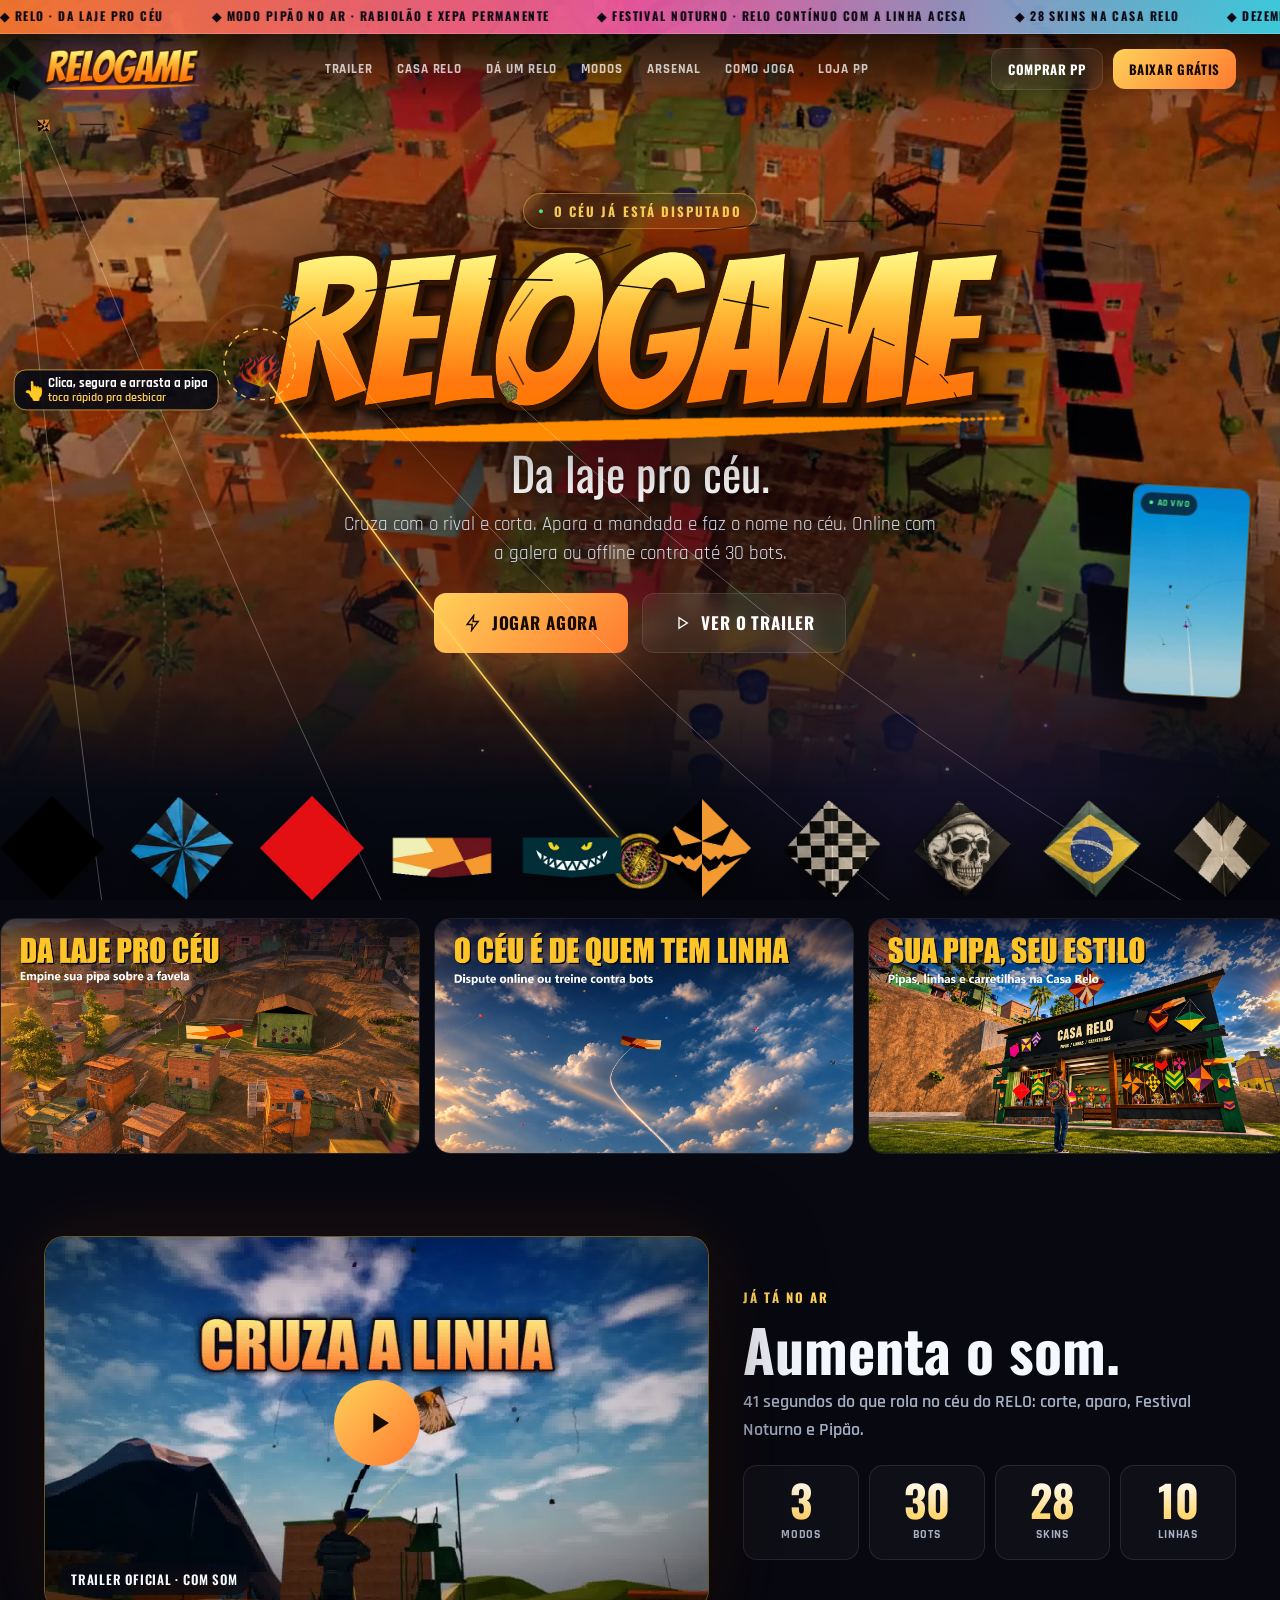
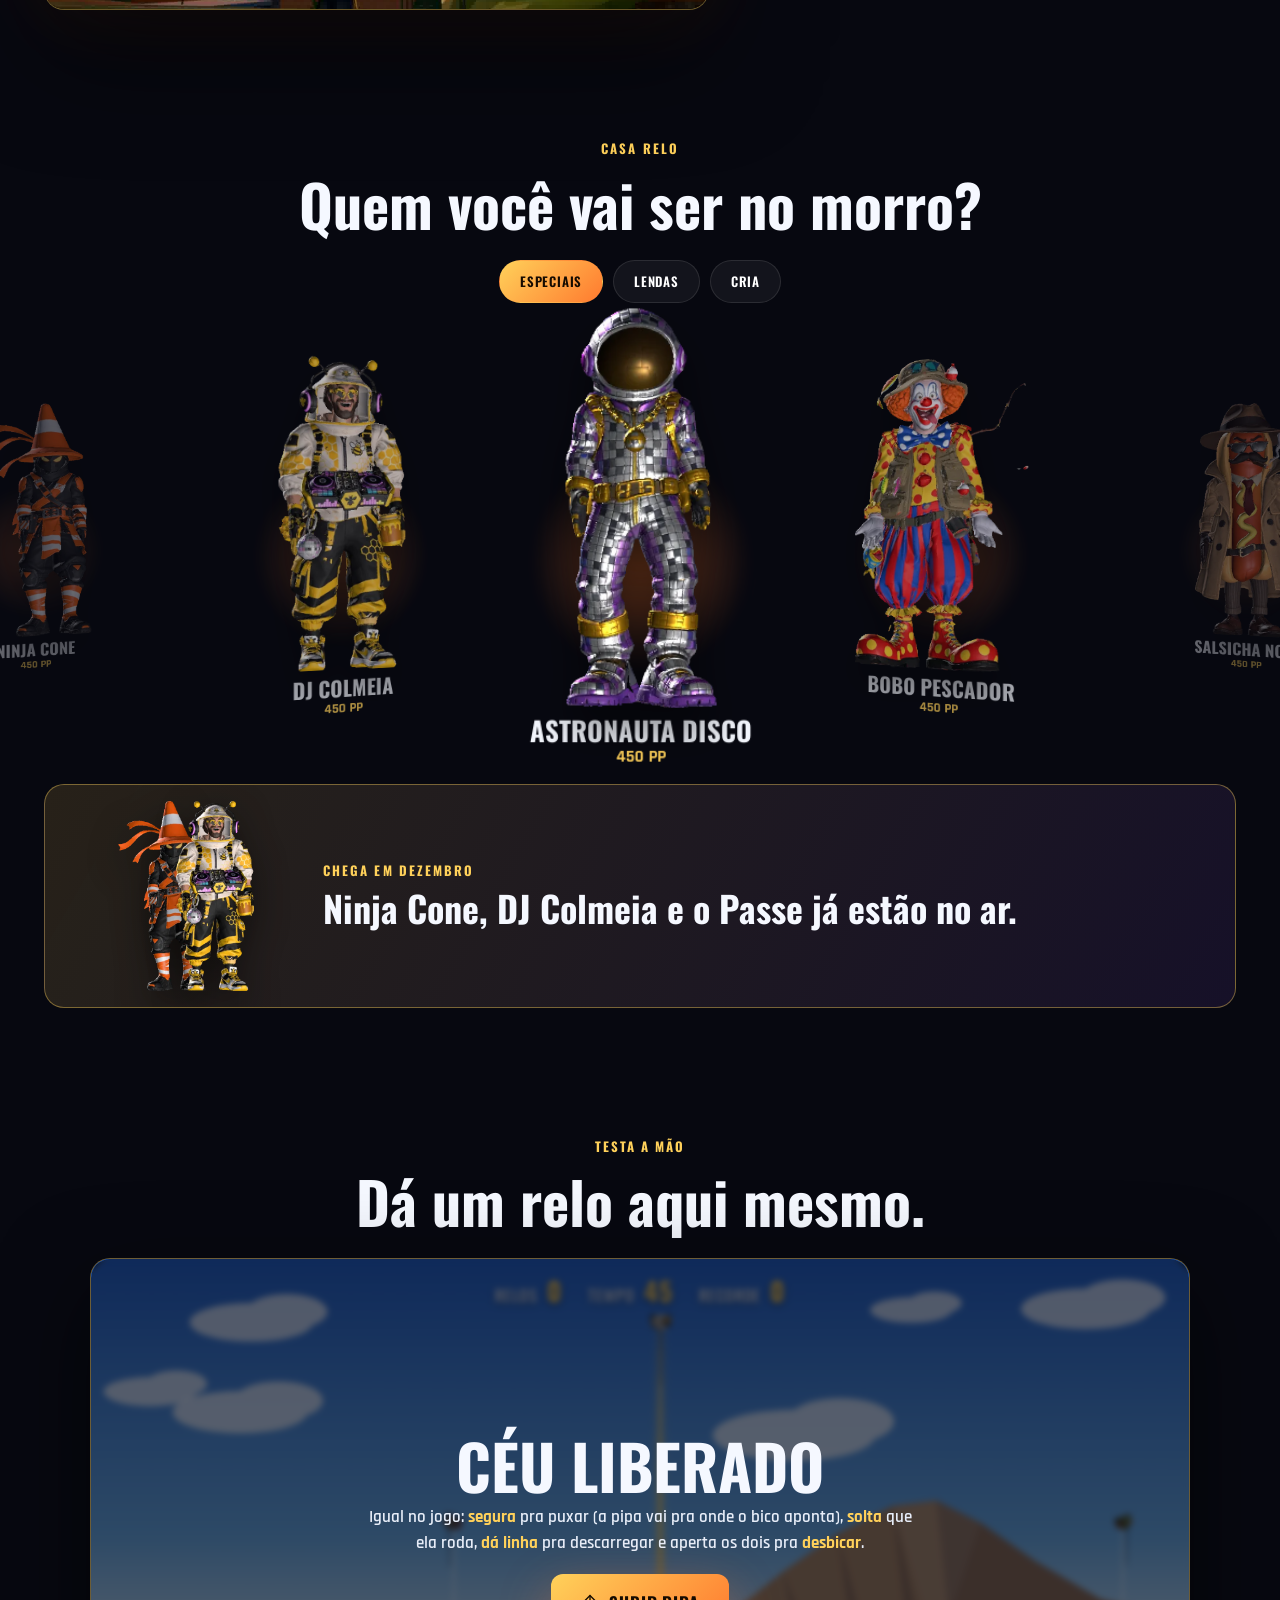
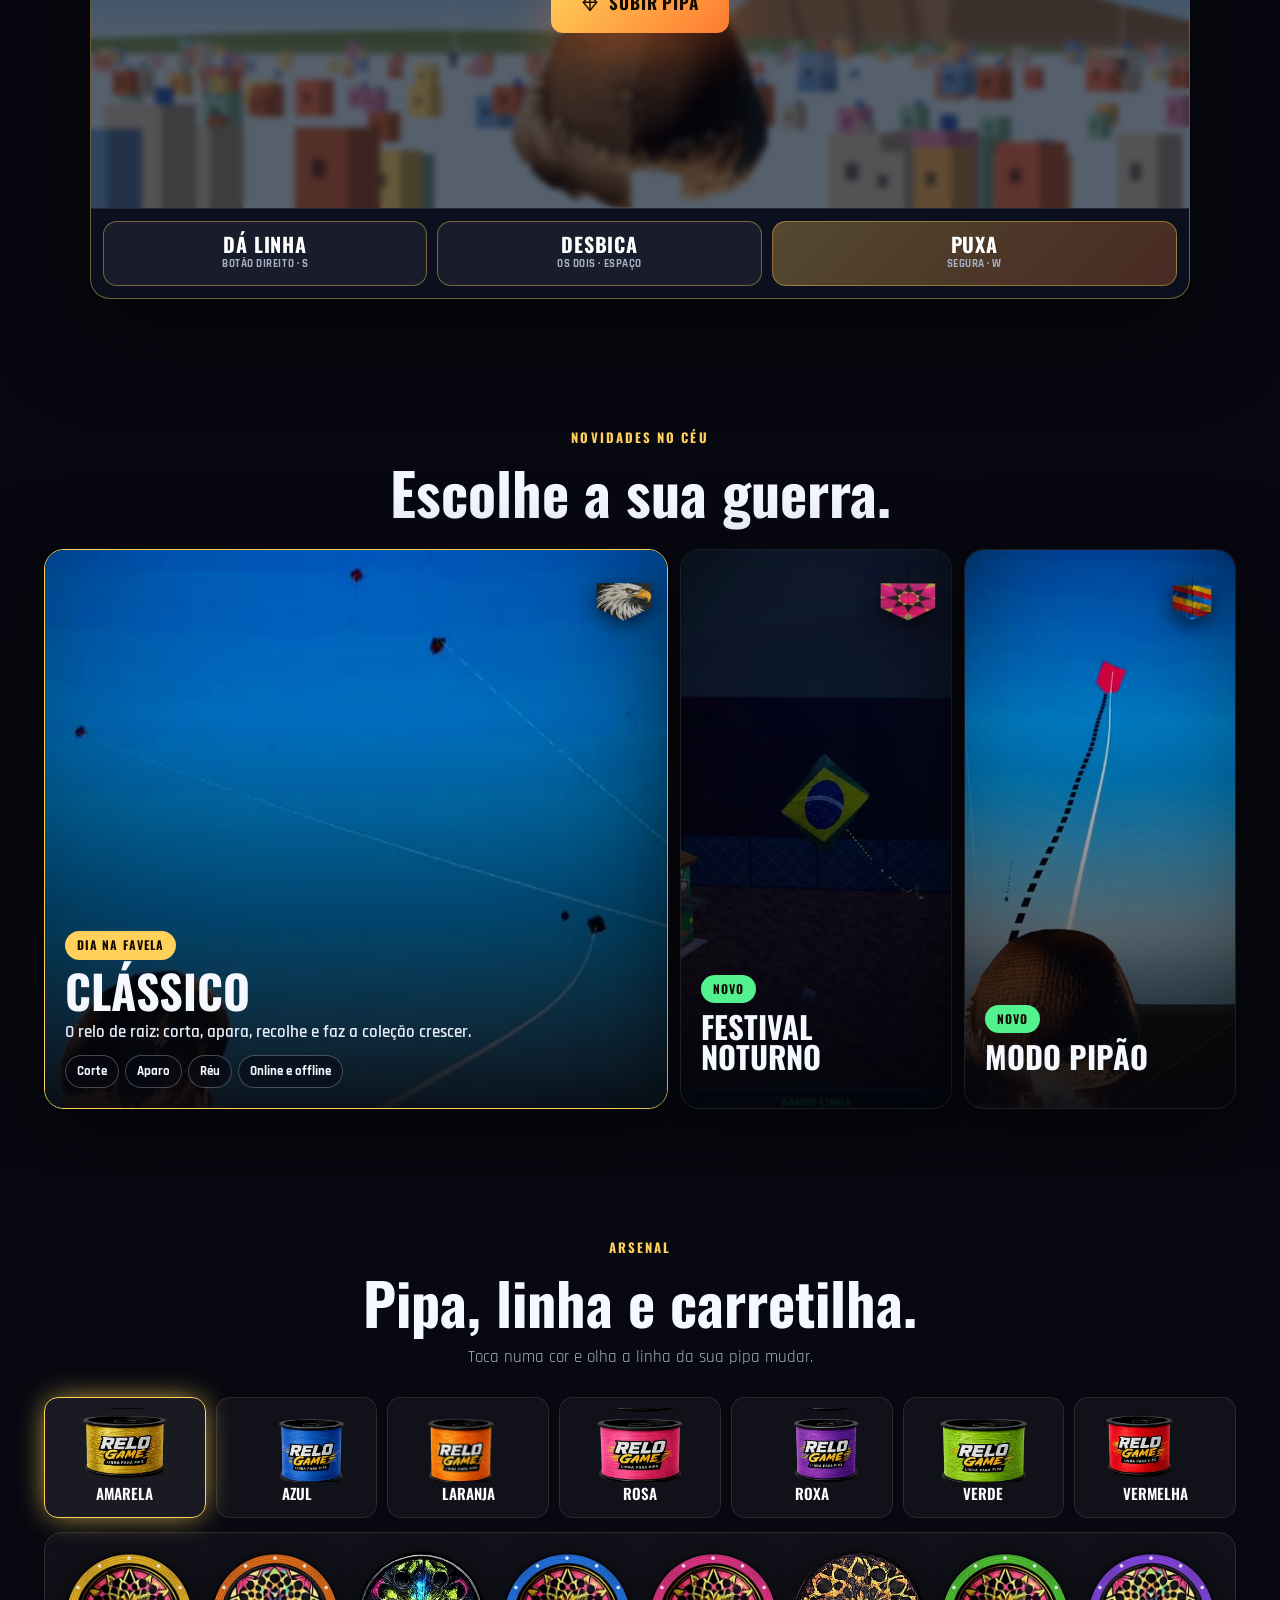
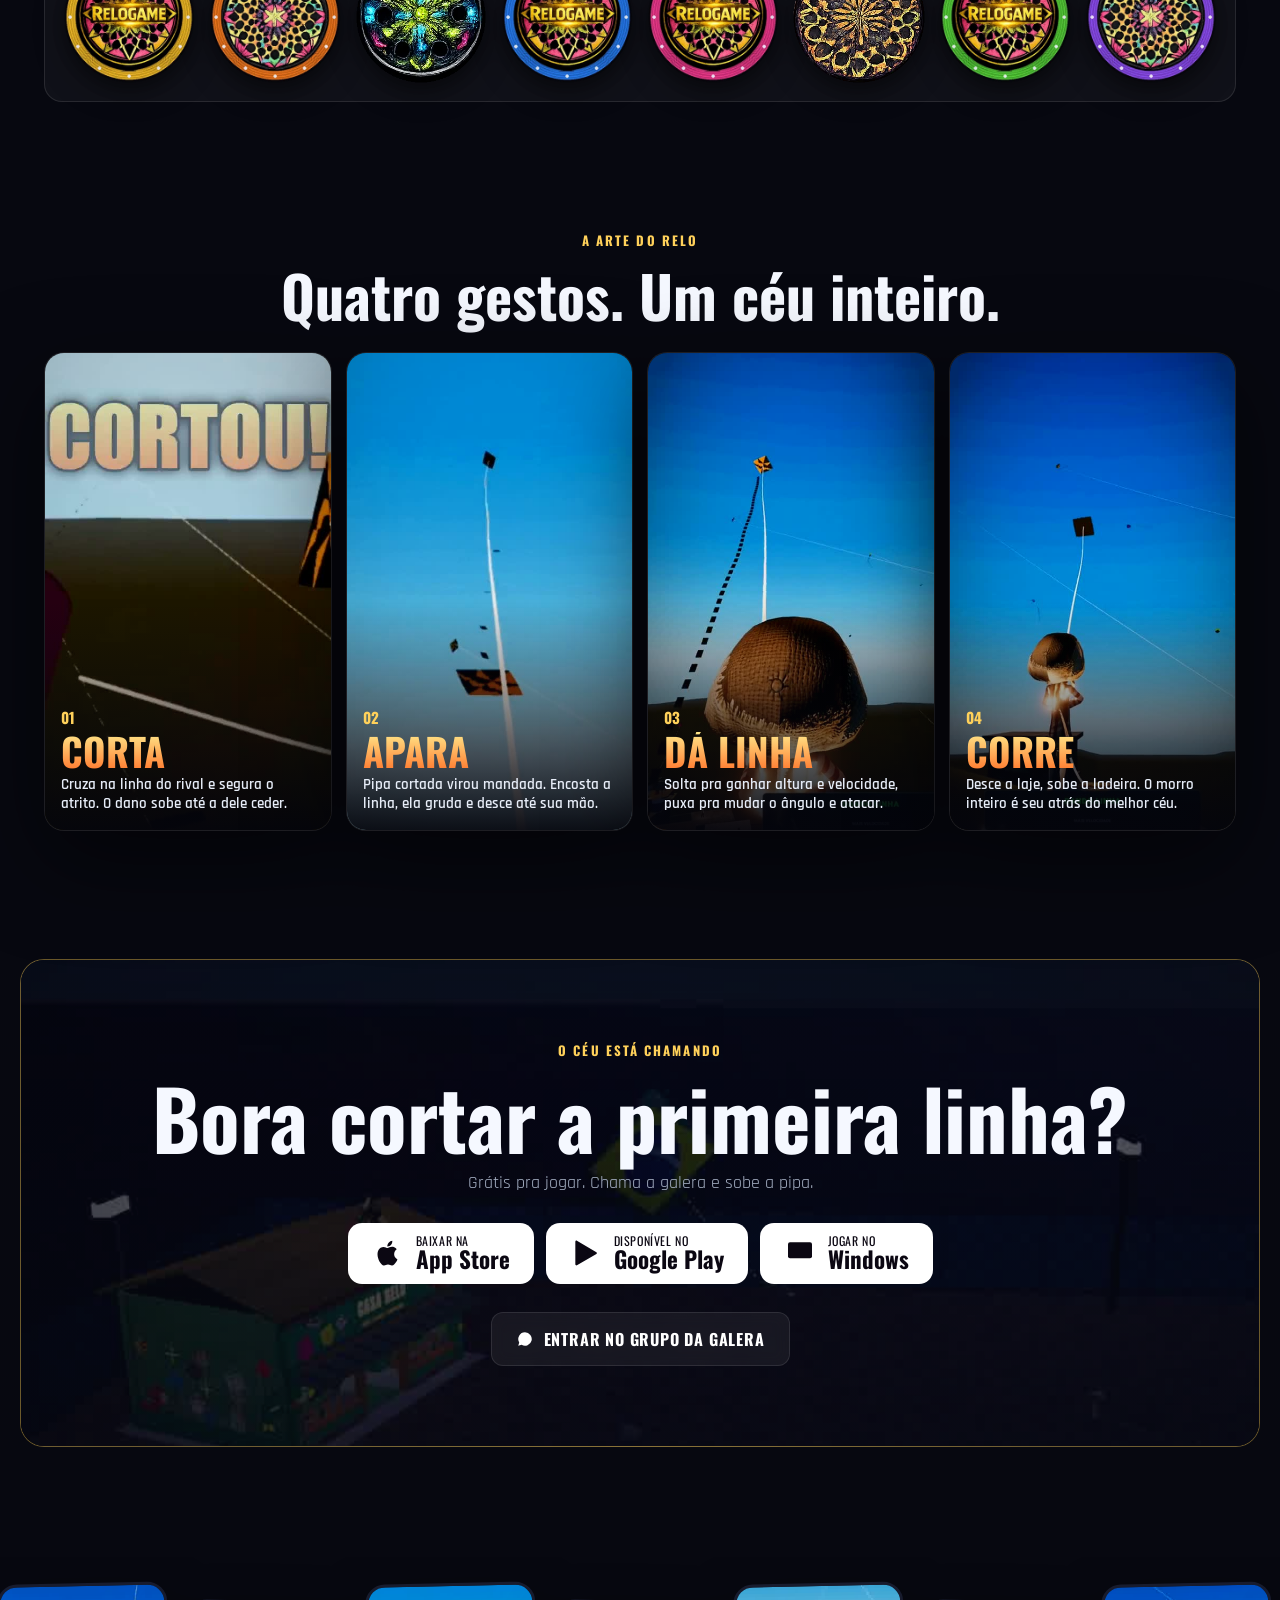
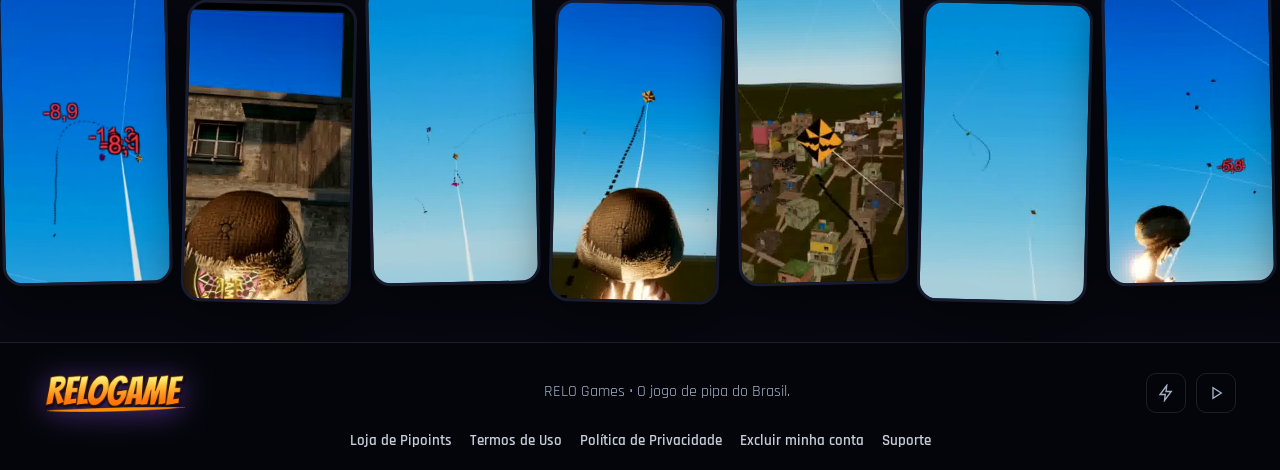
<file: index.html>
<!DOCTYPE html>
<html lang="pt-BR">
<head>
  <meta charset="UTF-8" />
  <meta name="viewport" content="width=device-width, initial-scale=1.0, viewport-fit=cover" />
  <title>RELO — O jogo de pipa do Brasil | Da laje pro céu</title>
  <meta name="description" content="RELO é o jogo online de pipa do Brasil. Cruze a linha, corte o rival, apare a mandada e domine o céu no Clássico, no Festival Noturno e no Modo Pipão." />
  <meta name="theme-color" content="#080910" />
  <meta property="og:title" content="RELO — Da laje pro céu." />
  <meta property="og:description" content="O jogo de pipa do Brasil. Clássico, Festival Noturno, Modo Pipão, skins, linhas e carretilhas." />
  <meta property="og:image" content="https://www.relogame.com.br/media/hero.jpg" />
  <meta property="og:type" content="website" />
  <link rel="icon" type="image/png" href="media/icon.png" />
  <link rel="apple-touch-icon" href="media/icon.png" />
  <link rel="preconnect" href="https://fonts.googleapis.com" />
  <link rel="preconnect" href="https://fonts.gstatic.com" crossorigin />
  <link href="https://fonts.googleapis.com/css2?family=Oswald:wght@500;600;700&family=Rajdhani:wght@500;600;700&display=swap" rel="stylesheet" />
  <link rel="stylesheet" href="css/style.css" />
  <link rel="stylesheet" href="css/launch.css" />
</head>
<body data-ceu="dia">
  <svg class="svg-sprite" width="0" height="0" aria-hidden="true">
    <defs>
      <symbol id="i-kite" viewBox="0 0 24 24"><path d="M12 2 21 11 12 22 3 11Z"/><path d="M12 2v20M3 11h18"/></symbol>
      <symbol id="i-menu" viewBox="0 0 24 24"><path d="M4 7h16M4 12h16M4 17h16"/></symbol>
      <symbol id="i-x" viewBox="0 0 24 24"><path d="M6 6 18 18M18 6 6 18"/></symbol>
      <symbol id="i-play" viewBox="0 0 24 24"><path d="M8 5v14l11-7Z"/></symbol>
      <symbol id="i-bolt" viewBox="0 0 24 24"><path d="M13 2 4 14h7l-1 8 9-12h-7l1-8Z"/></symbol>
      <symbol id="i-wa" viewBox="0 0 24 24"><path d="M12 3a9 9 0 0 0-7.7 13.6L3 21l4.5-1.2A9 9 0 1 0 12 3Z"/><path d="M8.5 8.6c.2-.5.4-.5.7-.5h.5c.2 0 .4 0 .6.5l.7 1.6c.1.2 0 .4-.1.6l-.5.6c-.1.2-.2.3 0 .6.3.5.8 1.100 1.4 1.5.6.4.9.5 1.1.6.2 0 .4 0 .5-.1l.6-.7c.2-.2.4-.2.6-.1l1.5.7c.2.1.4.2.4.4 0 .5-.2 1.3-.7 1.6-.5.3-1.4.5-2.6 0-1.5-.6-2.9-1.6-3.9-3-.6-.8-1.1-1.8-1.1-2.8 0-.7.3-1.2.5-1.5Z"/></symbol>
      <symbol id="i-star" viewBox="0 0 24 24"><path d="m12 3 2.6 5.3 5.9.9-4.3 4.1 1 5.800L12 16.9 6.8 19.2l1-5.8-4.3-4.1 5.9-.9L12 3Z"/></symbol>
      <symbol id="i-apple" viewBox="0 0 24 24"><path d="M16.6 12.7c0-2.3 1.9-3.4 2-3.5-1.1-1.6-2.8-1.8-3.4-1.8-1.4-.1-2.8.9-3.5.9s-1.8-.8-3-.8c-1.6 0-3 .9-3.8 2.3-1.6 2.8-.4 7 1.2 9.3.8 1.1 1.7 2.4 2.9 2.3 1.2 0 1.6-.7 3-.7s1.8.7 3 .7 2.1-1.1 2.8-2.2c.9-1.3 1.3-2.5 1.3-2.6-.1 0-2.5-1-2.5-3.9ZM14.3 5.9c.6-.8 1.1-1.9.9-3-.9 0-2 .6-2.700 1.4-.6.7-1.1 1.800-1 2.9 1.1.1 2.1-.5 2.8-1.3Z"/></symbol>
      <symbol id="i-gplay" viewBox="0 0 24 24"><path d="M4 3.5v17c0 .6.7 1 1.2.7l14.6-8.5c.5-.3.5-1 0-1.3L5.2 2.8C4.7 2.5 4 2.9 4 3.5Z"/><path d="m4.5 3 9.5 9-9.5 9M14 12l3-3M14 12l3 3"/></symbol>
      <symbol id="i-pc" viewBox="0 0 24 24"><rect x="3" y="4" width="18" height="12" rx="1.5"/><path d="M9 20h6M12 16v4"/></symbol>
    </defs>
  </svg>

  <div class="preloader" id="preloader" aria-hidden="true">
    <img class="pre-logo" src="media/logo.webp" alt="RELO" />
    <span class="pre-tag">subindo a pipa…</span>
    <div class="pre-bar"><span></span></div>
  </div>

  <canvas class="fx-canvas" id="fxCanvas" aria-hidden="true"></canvas>
  <div class="cursor-glow" id="cursorGlow" aria-hidden="true"></div>

  <!-- PIPA VIVA: a linha sai da carretilha no pé da tela -->
  <canvas class="pipa-viva" id="pipaViva" aria-hidden="true"></canvas>
  <button class="pv-reel" id="pvReel" type="button" aria-label="Soltar a pipa"><img src="media/carretilhas/n_relo_amarela.webp" alt="" draggable="false" /></button>
  <div class="pv-dica" id="pvDica" aria-hidden="true">Toca na pipa pra <b>desbicar</b> · arrasta pra levar · carretilha <b>solta</b></div>
  <div class="pv-placar" id="pvPlacar" aria-live="polite"></div>
  <div class="aviso-jogo pv-aviso" id="pvAviso" aria-hidden="true"><b></b><span></span></div>

  <div class="topbar" id="topbar">
    <div class="ticker"><div class="ticker-track" id="tickerTrack"></div></div>
  </div>

  <header class="nav" id="nav">
    <div class="container nav-inner">
      <a class="brand" href="#topo" aria-label="RELO">
        <img class="brand-logo" src="media/logo.webp" alt="RELO" />
      </a>
      <nav class="nav-links" id="navLinks">
        <a href="#trailer">Trailer</a>
        <a href="#casa">Casa Relo</a>
        <a href="#desafio">Dá um relo</a>
        <a href="#modos">Modos</a>
        <a href="#arsenal">Arsenal</a>
        <a href="#arte">Como joga</a>
        <a href="loja/">Loja PP</a>
      </nav>
      <div class="nav-actions">
        <a href="loja/" class="btn btn-ghost btn-sm">Comprar PP</a>
        <a href="#baixar" class="btn btn-primary btn-sm">Baixar grátis</a>
        <button class="burger" id="burger" aria-label="Abrir menu"><svg><use href="#i-menu"/></svg></button>
      </div>
    </div>
  </header>

  <main id="topo">
    <!-- HERO -->
    <section class="hero hero-v">
      <div class="hero-media hv-media" aria-hidden="true">
        <video id="heroVideo" autoplay muted loop playsinline poster="media/hero.jpg" data-hd="media/hero.mp4" data-sd="media/hero-m.mp4" data-pm="media/hero-m.jpg"></video>
      </div>
      <div class="hero-overlay hv-overlay"></div>

      <div class="corner-vid portrait has-vid hv-corner" aria-hidden="true">
        <span class="cv-dot">● ao vivo</span>
        <video data-lazy="media/reel_aparo.mp4" poster="media/reel_aparo.jpg" muted loop playsinline></video>
      </div>

      <div class="container hero-inner hv-inner">
        <div class="hero-copy">
          <span class="kicker reveal"><span class="live-dot">●</span> O céu já está disputado</span>
          <h1 class="sr-only">RELO — o jogo de pipa do Brasil</h1>
          <img class="hero-logo hv-logo slam" src="media/logo.webp" alt="RELO" />
          <p class="hero-sub reveal">Da laje pro céu.</p>
          <p class="lead reveal">Cruza com o rival e corta. Apara a mandada e faz o nome no céu. Online com a galera ou offline contra até 30 bots.</p>
          <div class="hero-actions reveal">
            <a href="#baixar" class="btn btn-primary btn-lg magnetic"><svg><use href="#i-bolt"/></svg> Jogar agora</a>
            <button class="btn btn-ghost btn-lg magnetic" id="heroTrailer" type="button"><svg><use href="#i-play"/></svg> Ver o trailer</button>
          </div>
        </div>
      </div>
    </section>

    <!-- VITRINE: pipas e cenas do jogo -->
    <section class="vitrine-sec" id="galeria" aria-label="Pipas e cenas do jogo">
      <div class="pipas-mq" aria-hidden="true"><div class="pipas-track" id="pipasTrack"></div></div>
      <div class="gal-track" id="galTrack"></div>
    </section>

    <!-- TRAILER + NÚMEROS -->
    <section class="sec" id="trailer">
      <div class="container vitrine">
        <div class="trailer-card reveal" id="trailerBox" role="button" tabindex="0" aria-label="Assistir ao trailer com som">
          <video id="trailerVideo" poster="media/trailer.jpg" muted loop playsinline preload="none"></video>
          <span class="tc-play"><svg><use href="#i-play"/></svg></span>
          <span class="tc-tag">Trailer oficial · com som</span>
        </div>
        <div class="vitrine-info reveal">
          <span class="eyebrow">Já tá no ar</span>
          <h2>Aumenta o som.</h2>
          <p>41 segundos do que rola no céu do RELO: corte, aparo, Festival Noturno e Pipão.</p>
          <div class="numeros-grid">
            <div class="num"><b data-n="3">3</b><span>modos</span></div>
            <div class="num"><b data-n="30">30</b><span>bots</span></div>
            <div class="num"><b data-n="28">28</b><span>skins</span></div>
            <div class="num"><b data-n="10">10</b><span>linhas</span></div>
          </div>
        </div>
      </div>
    </section>

    <!-- CASA RELO -->
    <section class="sec casa-sec" id="casa">
      <div class="container">
        <div class="sec-head reveal">
          <span class="eyebrow">Casa Relo</span>
          <h2>Quem você vai ser no morro?</h2>
        </div>
        <div class="filter-row reveal" id="skinFiltros">
          <button class="chip active" data-f="especial">Especiais</button>
          <button class="chip" data-f="anime">Lendas</button>
          <button class="chip" data-f="mandrake">Cria</button>
        </div>
      </div>
      <div class="skins-wrap reveal">
        <div class="skins" id="skinsTrack"></div>
      </div>
      <div class="container">
        <div class="drop reveal">
          <div class="drop-skins">
            <img src="media/skins/especial_ninja_cone.webp" alt="Ninja Cone" loading="lazy" />
            <img src="media/skins/especial_dj_colmeia.webp" alt="DJ Colmeia" loading="lazy" />
          </div>
          <div class="drop-copy">
            <span class="eyebrow">Chega em dezembro</span>
            <h3>Ninja Cone e DJ Colmeia junto com o Passe.</h3>
            <div class="contagem" id="contagem" aria-live="off">
              <div><b data-c="d">00</b><span>dias</span></div>
              <div><b data-c="h">00</b><span>horas</span></div>
              <div><b data-c="m">00</b><span>min</span></div>
              <div><b data-c="s">00</b><span>seg</span></div>
            </div>
          </div>
        </div>
      </div>
    </section>

    <!-- DESAFIO -->
    <section class="sec desafio-sec" id="desafio">
      <div class="container">
        <div class="sec-head reveal">
          <span class="eyebrow">Testa a mão</span>
          <h2>Dá um relo aqui mesmo.</h2>
        </div>
        <div class="jogo reveal" id="jogoBox">
          <div class="jogo-tela">
            <canvas id="jogoCanvas" width="1280" height="640"></canvas>
            <div class="jogo-hud"><span>Relos <b id="jgPts">0</b></span><span>Tempo <b id="jgTempo">45</b></span><span>Recorde <b id="jgRec">0</b></span></div>
            <div class="aviso-jogo" id="jgAviso"><b></b><span></span></div>
            <div class="jogo-ini" id="jgIni">
              <h3 id="jgTit">Céu liberado</h3>
              <p id="jgMsg">Igual no jogo: <b>segura</b> pra puxar (a pipa vai pra onde o bico aponta), <b>solta</b> que ela roda, <b>dá linha</b> pra descarregar e aperta os dois pra <b>desbicar</b>.</p>
              <button class="btn btn-primary btn-lg" id="jgBtn" type="button"><svg><use href="#i-kite"/></svg> Subir pipa</button>
            </div>
          </div>
          <div class="jogo-cmd" id="jgCmd">
            <button type="button" class="cmd" data-cmd="da"><b>Dá linha</b><small>botão direito · S</small></button>
            <button type="button" class="cmd" data-cmd="desb"><b>Desbica</b><small>os dois · espaço</small></button>
            <button type="button" class="cmd puxa" data-cmd="puxa"><b>Puxa</b><small>segura · W</small></button>
          </div>
        </div>
      </div>
    </section>

    <!-- MODOS -->
    <section class="sec modos-sec" id="modos">
      <div class="container">
        <div class="sec-head reveal">
          <span class="eyebrow">Novidades no céu</span>
          <h2>Escolhe a sua guerra.</h2>
        </div>
      </div>
      <div class="modos2" id="modos2">
        <article class="modo2 active" data-m="classico" data-ceu="dia">
          <video data-lazy="media/classico_v.mp4" poster="media/classico_v.jpg" muted loop playsinline></video>
          <div class="m2-info"><span class="modo-tag">Dia na favela</span><h3>Clássico</h3><p>O relo de raiz: corta, apara, recolhe e faz a coleção crescer.</p><ul><li>Corte</li><li>Aparo</li><li>Réu</li><li>Online e offline</li></ul></div>
          <img class="m2-ico" src="media/pipas/pipa1_aguia.webp" alt="" loading="lazy" />
        </article>
        <article class="modo2" data-m="noturno" data-ceu="noite">
          <video data-lazy="media/noturno_v.mp4" poster="media/noturno_v.jpg" muted loop playsinline></video>
          <div class="m2-info"><span class="modo-tag novo">Novo</span><h3>Festival Noturno</h3><p>Céu fechado, raias no ar e linha acesa cortando o escuro.</p><ul><li>Só raias</li><li>Relo contínuo</li><li>Sem aparo</li></ul></div>
          <img class="m2-ico" src="media/pipas/pipa1_estrela.webp" alt="" loading="lazy" />
        </article>
        <article class="modo2" data-m="pipao" data-ceu="dia">
          <video data-lazy="media/pipao_v.mp4" poster="media/pipao_v.jpg" muted loop playsinline></video>
          <div class="m2-info"><span class="modo-tag novo">Novo</span><h3>Modo Pipão</h3><p>Pipa gigante e Rabiolão automático. O morro inteiro vê quem chegou.</p><ul><li>Rabiolão</li><li>Xepa permanente</li><li>Até 15 bots</li></ul></div>
          <img class="m2-ico" src="media/pipas/pipao_laminado.webp" alt="" loading="lazy" />
        </article>
      </div>
    </section>

    <!-- ARSENAL -->
    <section class="sec" id="arsenal">
      <div class="container">
        <div class="sec-head reveal">
          <span class="eyebrow">Arsenal</span>
          <h2>Pipa, linha e carretilha.</h2>
          <p>Toca numa cor e olha a linha da sua pipa mudar.</p>
        </div>
        <div class="ars-linhas reveal" id="arsLinhas"></div>
        <div class="car-row reveal" id="arsCar"></div>
      </div>
    </section>

    <!-- A ARTE DO RELO -->
    <section class="sec" id="arte">
      <div class="container">
        <div class="sec-head reveal">
          <span class="eyebrow">A arte do relo</span>
          <h2>Quatro gestos. Um céu inteiro.</h2>
        </div>
      </div>
      <div class="gestos" id="gestos">
        <article class="gesto reveal"><video data-lazy="media/corte_v.mp4" poster="media/corte_v.jpg" muted loop playsinline></video><div class="g-txt"><b>01</b><h3>Corta</h3><p>Cruza na linha do rival e segura o atrito. O dano sobe até a dele ceder.</p></div></article>
        <article class="gesto reveal"><video data-lazy="media/aparo_v.mp4" poster="media/aparo_v.jpg" muted loop playsinline></video><div class="g-txt"><b>02</b><h3>Apara</h3><p>Pipa cortada virou mandada. Encosta a linha, ela gruda e desce até sua mão.</p></div></article>
        <article class="gesto reveal"><video data-lazy="media/linha_v.mp4" poster="media/linha_v.jpg" muted loop playsinline></video><div class="g-txt"><b>03</b><h3>Dá linha</h3><p>Solta pra ganhar altura e velocidade, puxa pra mudar o ângulo e atacar.</p></div></article>
        <article class="gesto reveal"><video data-lazy="media/corre_v.mp4" poster="media/corre_v.jpg" muted loop playsinline></video><div class="g-txt"><b>04</b><h3>Corre</h3><p>Desce a laje, sobe a ladeira. O morro inteiro é seu atrás do melhor céu.</p></div></article>
      </div>
    </section>

    <!-- BAIXAR -->
    <section class="sec download" id="baixar">
      <div class="container cta-final cta-video reveal">
        <video data-lazy="media/noturno.mp4" poster="media/noturno.jpg" muted loop playsinline aria-hidden="true"></video>
        <div class="cta-cobre"></div>
        <span class="eyebrow">O céu está chamando</span>
        <h2>Bora cortar a primeira linha?</h2>
        <p>Grátis pra jogar. Chama a galera e sobe a pipa.</p>
        <div class="lojas">
          <a class="loja magnetic" href="#" data-loja="appstore"><svg><use href="#i-apple"/></svg><span><small>Baixar na</small><b>App Store</b></span></a>
          <a class="loja magnetic" href="#" data-loja="googleplay"><svg><use href="#i-gplay"/></svg><span><small>Disponível no</small><b>Google Play</b></span></a>
          <a class="loja magnetic" href="#" data-loja="windows"><svg><use href="#i-pc"/></svg><span><small>Jogar no</small><b>Windows</b></span></a>
        </div>
        <div class="cta-actions">
          <a href="#" class="btn btn-ghost magnetic" id="communityWhatsapp" data-wa="free"><svg><use href="#i-wa"/></svg> Entrar no grupo da galera</a>
        </div>
      </div>
    </section>
    <!-- REELS: o céu passando -->
    <section class="reels-sec" aria-label="Cenas do jogo">
      <div class="reels-track" id="reelsTrack"></div>
    </section>

  </main>

  <footer class="footer">
    <div class="container foot-inner">
      <div class="brand"><img class="brand-logo" src="media/logo.webp" alt="RELO" /></div>
      <span>RELO Games • O jogo de pipa do Brasil.</span>
      <div class="social">
        <a href="#baixar" aria-label="Baixar"><svg><use href="#i-bolt"/></svg></a>
        <a href="#trailer" aria-label="Trailer"><svg><use href="#i-play"/></svg></a>
      </div>
    </div>
    <nav class="container foot-legal" aria-label="Documentos legais">
      <a href="loja/">Loja de Pipoints</a>
      <a href="legal/termos.html">Termos de Uso</a>
      <a href="legal/privacidade.html">Política de Privacidade</a>
      <a href="conta/excluir.html">Excluir minha conta</a>
      <a href="suporte.html">Suporte</a>
    </nav>
  </footer>

  <div class="lightbox" id="lightbox" aria-hidden="true">
    <button class="lb-close" id="lbClose" aria-label="Fechar"><svg><use href="#i-x"/></svg></button>
    <div class="lb-inner" id="lbInner"></div>
  </div>
  <div class="toast" id="toast"></div>

  <script src="js/config.js"></script>
  <script src="js/app.js"></script>
  <script src="js/launch.js"></script>
</body>
</html>
</file>
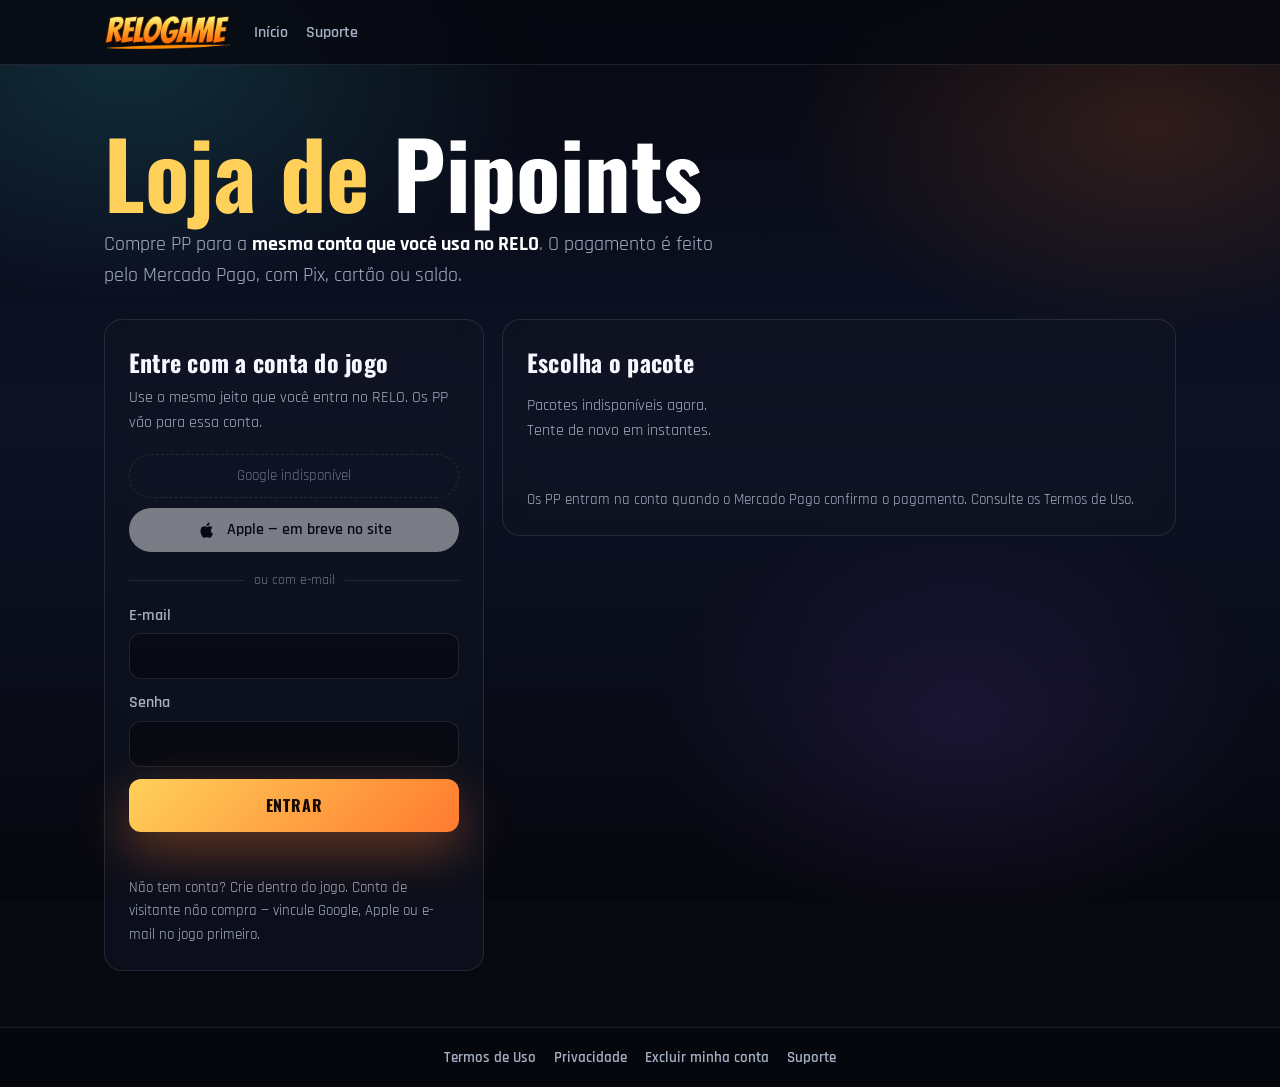
<file: loja/index.html>
<!DOCTYPE html>
<html lang="pt-BR">
<head>
  <meta charset="UTF-8">
  <meta name="viewport" content="width=device-width,initial-scale=1,viewport-fit=cover">
  <title>Loja de Pipoints | RELO</title>
  <meta name="description" content="Compre Pipoints (PP) do RELO pelo Mercado Pago. Entra na mesma conta do jogo, no celular e no PC.">
  <meta name="theme-color" content="#080910">
  <meta name="referrer" content="strict-origin-when-cross-origin">
  <link rel="icon" type="image/png" href="../media/icon.png">
  <link rel="apple-touch-icon" href="../media/icon.png">
  <link rel="preconnect" href="https://fonts.googleapis.com">
  <link rel="preconnect" href="https://fonts.gstatic.com" crossorigin>
  <link href="https://fonts.googleapis.com/css2?family=Oswald:wght@500;600;700&family=Rajdhani:wght@500;600;700&display=swap" rel="stylesheet">
  <link rel="stylesheet" href="../css/style.css">
  <link rel="stylesheet" href="../css/loja.css">
</head>
<body class="lj-body">
  <header class="lj-nav">
    <div class="lj-wrap lj-nav-in">
      <a class="lj-brand" href="../" aria-label="RELO — início"><img src="../media/logo.webp" alt="RELO"></a>
      <nav class="lj-links" aria-label="Site">
        <a href="../">Início</a>
        <a href="../suporte.html">Suporte</a>
      </nav>
      <div class="lj-chip" id="chip" hidden>
        <span class="lj-chip-pp"><b id="chipSaldo">0</b> PP</span>
        <button class="lj-sair" id="btnSair" type="button">Sair</button>
      </div>
    </div>
  </header>

  <main class="lj-main">
    <section class="lj-hero lj-wrap">
      <h1>Loja de <span>Pipoints</span></h1>
      <p>Compre PP para a <b>mesma conta que você usa no RELO</b>. O pagamento é feito pelo Mercado Pago, com Pix, cartão ou saldo.</p>
    </section>

    <!-- Retorno do Mercado Pago -->
    <section class="lj-wrap" id="statusBox" hidden aria-live="polite">
      <div class="lj-status" id="statusCard">
        <span class="lj-status-ico" id="statusIco" aria-hidden="true"></span>
        <div>
          <h2 id="statusTitulo"></h2>
          <p id="statusTexto"></p>
        </div>
      </div>
    </section>

    <div class="lj-wrap lj-grid">
      <!-- Conta -->
      <section class="lj-card lj-conta" aria-labelledby="contaTitulo">
        <div id="contaFora">
          <h2 id="contaTitulo">Entre com a conta do jogo</h2>
          <p class="lj-muted">Use o mesmo jeito que você entra no RELO. Os PP vão para essa conta.</p>

          <div class="lj-sso">
            <div id="googleBtn" class="lj-google" aria-label="Entrar com Google"></div>
            <button class="lj-apple" id="appleBtn" type="button">
              <svg viewBox="0 0 24 24" aria-hidden="true"><path d="M16.6 12.7c0-2.3 1.9-3.4 2-3.5-1.1-1.6-2.8-1.8-3.4-1.8-1.4-.1-2.8.9-3.5.9s-1.8-.8-3-.8c-1.6 0-3 .9-3.8 2.3-1.6 2.8-.4 7 1.2 9.3.8 1.1 1.7 2.4 2.9 2.3 1.2 0 1.6-.7 3-.7s1.8.7 3 .7 2.1-1.1 2.8-2.2c.9-1.3 1.3-2.5 1.3-2.6-.1 0-2.5-1-2.5-3.9ZM14.3 5.9c.6-.8 1.1-1.9.9-3-.9 0-2 .6-2.7 1.4-.6.7-1.1 1.8-1 2.9 1.1.1 2.1-.5 2.8-1.3Z"/></svg>
              <span>Entrar com Apple</span>
            </button>
          </div>

          <div class="lj-ou"><span>ou com e-mail</span></div>

          <form id="formEmail" class="lj-form" novalidate>
            <label>E-mail<input id="email" type="email" autocomplete="username" inputmode="email" maxlength="254" required></label>
            <label>Senha<input id="senha" type="password" autocomplete="current-password" maxlength="128" required></label>
            <button class="btn btn-primary lj-full" id="btnEntrar" type="submit">Entrar</button>
          </form>
          <p class="lj-err" id="erroLogin" role="alert"></p>
          <p class="lj-fino">Não tem conta? Crie dentro do jogo. Conta de visitante não compra — vincule Google, Apple ou e-mail no jogo primeiro.</p>
        </div>

        <div id="contaDentro" hidden>
          <h2>Sua conta</h2>
          <p class="lj-nome" id="contaNome"></p>
          <p class="lj-muted" id="contaEmail"></p>
          <div class="lj-saldo">
            <span>Saldo</span>
            <strong><b id="saldo">0</b> PP</strong>
          </div>
          <p class="lj-fino">É a mesma carteira do jogo. Abra o RELO e o saldo já aparece.</p>
          <button class="btn btn-ghost lj-full" id="btnSair2" type="button">Sair desta conta</button>
        </div>
      </section>

      <!-- Pacotes -->
      <section class="lj-card lj-pacotes" aria-labelledby="pacotesTitulo">
        <h2 id="pacotesTitulo">Escolha o pacote</h2>
        <div class="lj-packs" id="packs" aria-busy="true">
          <div class="lj-pack lj-skel"></div><div class="lj-pack lj-skel"></div><div class="lj-pack lj-skel"></div>
        </div>
        <p class="lj-err" id="erroCompra" role="alert"></p>
        <p class="lj-fino">Os PP entram na conta quando o Mercado Pago confirma o pagamento. Consulte os <a href="../legal/termos.html">Termos de Uso</a>.</p>
      </section>
    </div>

    <section class="lj-wrap lj-card lj-hist" id="histBox" hidden aria-labelledby="histTitulo">
      <h2 id="histTitulo">Suas compras</h2>
      <div class="lj-tabela">
        <table>
          <thead><tr><th>Data</th><th>Pacote</th><th>Valor</th><th>Situação</th></tr></thead>
          <tbody id="histCorpo"></tbody>
        </table>
      </div>
    </section>
  </main>

  <footer class="lj-foot">
    <div class="lj-wrap">
      <a href="../legal/termos.html">Termos de Uso</a>
      <a href="../legal/privacidade.html">Privacidade</a>
      <a href="../conta/excluir.html">Excluir minha conta</a>
      <a href="../suporte.html">Suporte</a>
    </div>
  </footer>

  <div class="lj-toast" id="toast" role="status"></div>

  <script src="../js/config.js"></script>
  <script src="../js/relo-session.js"></script>
  <script src="../js/loja.js"></script>
</body>
</html>
</file>
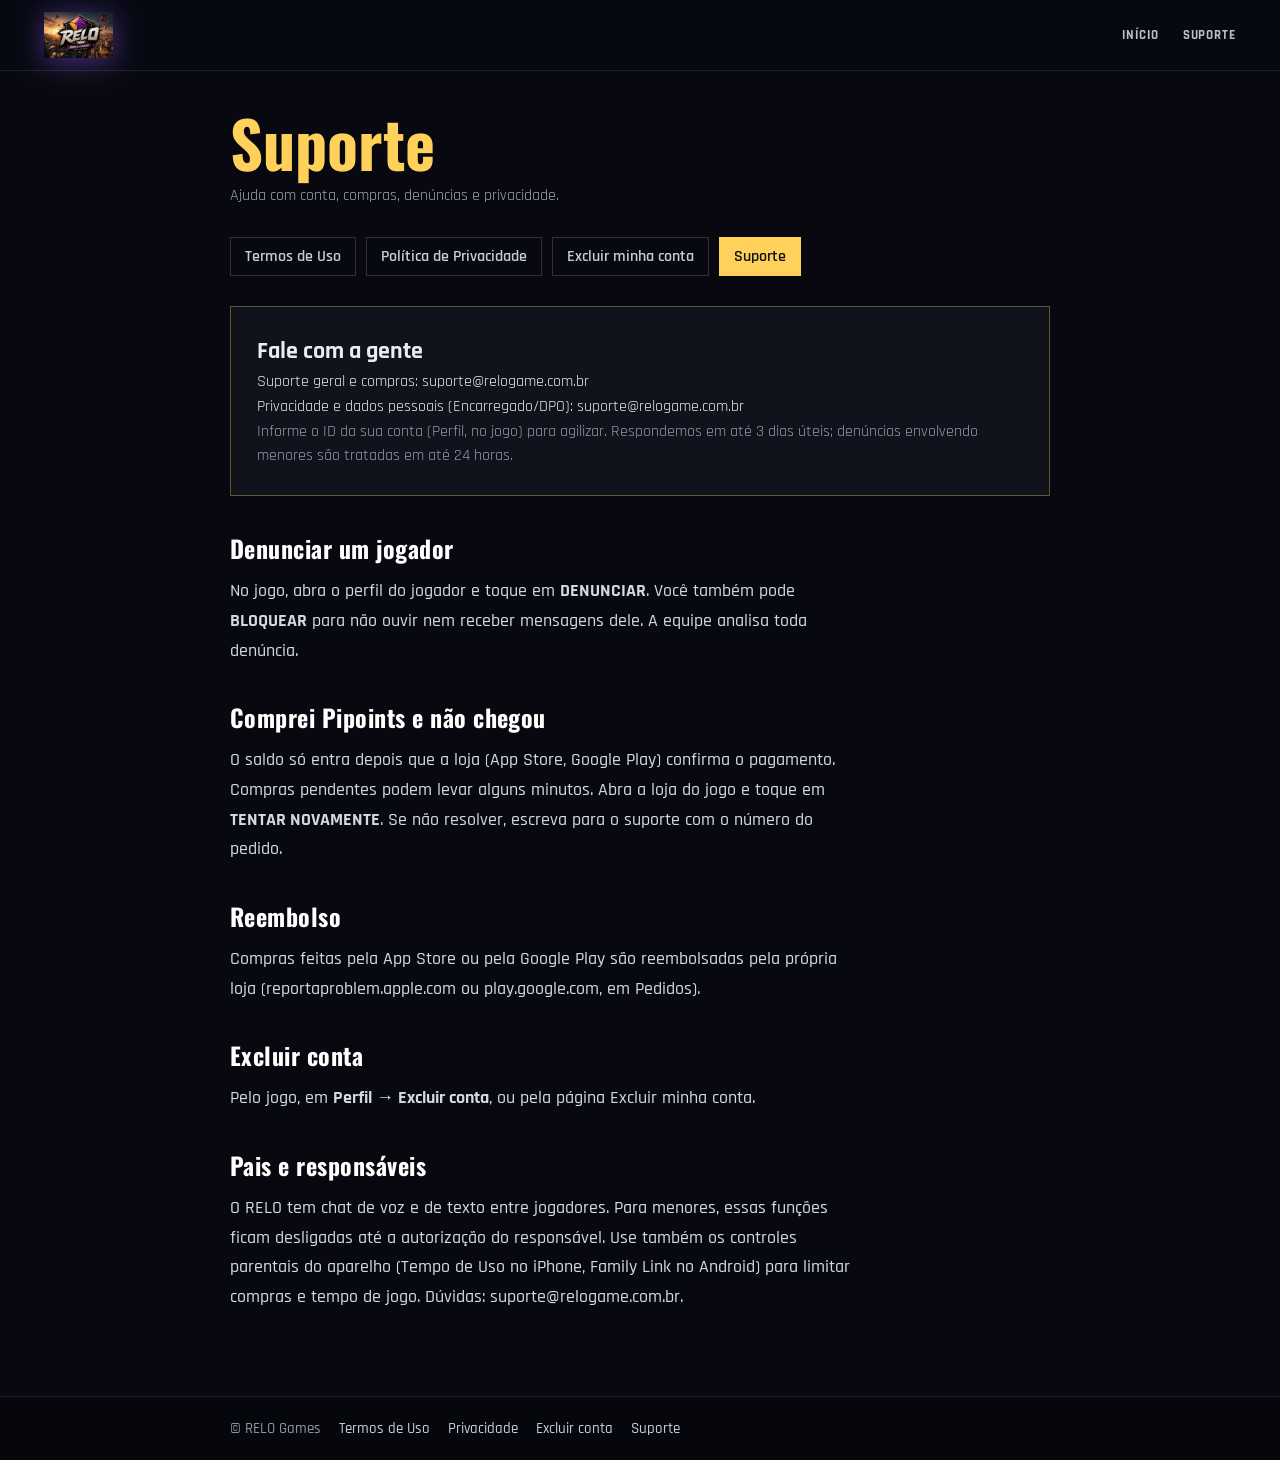
<file: suporte.html>
<!DOCTYPE html>
<html lang="pt-BR">
<head>
  <meta charset="UTF-8">
  <meta name="viewport" content="width=device-width,initial-scale=1">
  <title>Suporte | RELO</title>
  <meta name="description" content="Ajuda, contato, denúncias e privacidade do RELO.">
  <meta name="theme-color" content="#080910">
  <link rel="icon" href="css/mov/Iconedogame.png">
  <link rel="preconnect" href="https://fonts.googleapis.com">
  <link rel="preconnect" href="https://fonts.gstatic.com" crossorigin>
  <link href="https://fonts.googleapis.com/css2?family=Oswald:wght@500;600;700&family=Rajdhani:wght@500;600;700&display=swap" rel="stylesheet">
  <link rel="stylesheet" href="css/style.css">
  <link rel="stylesheet" href="css/pipoints.css">
  <link rel="stylesheet" href="css/legal.css">
</head>
<body class="pp-page">
  <header class="nav scrolled"><div class="container nav-inner">
    <a class="brand" href="" aria-label="RELO"><img class="brand-logo" src="css/mov/Iconedogame.png" alt="RELO"></a>
    <nav class="nav-links pp-nav"><a href="">Início</a><a href="suporte.html">Suporte</a></nav>
  </div></header>
  <main class="lg-main"><div class="lg-wrap">
    <h1>Suporte</h1>
    <p class="lg-meta">Ajuda com conta, compras, denúncias e privacidade.</p>
    <nav class="lg-nav" aria-label="Documentos"><a href="legal/termos.html">Termos de Uso</a><a href="legal/privacidade.html">Política de Privacidade</a><a href="conta/excluir.html">Excluir minha conta</a><a href="suporte.html" aria-current="page">Suporte</a></nav>
    <div class="lg-card">
      <h2>Fale com a gente</h2>
      <p>Suporte geral e compras: <a data-mail="EMAIL_CONTATO" href="#">[EMAIL_CONTATO]</a></p>
      <p>Privacidade e dados pessoais (Encarregado/DPO): <a data-mail="EMAIL_DPO" href="#">[EMAIL_DPO]</a></p>
      <p class="pp-muted">Informe o ID da sua conta (Perfil, no jogo) para agilizar. Respondemos em até 3 dias úteis; denúncias envolvendo menores são tratadas em até 24 horas.</p>
    </div>
    <section class="lg-doc">
      <h2>Denunciar um jogador</h2>
      <p>No jogo, abra o perfil do jogador e toque em <b>DENUNCIAR</b>. Você também pode <b>BLOQUEAR</b> para não ouvir nem receber mensagens dele. A equipe analisa toda denúncia.</p>
      <h2>Comprei Pipoints e não chegou</h2>
      <p>O saldo só entra depois que a loja (App Store, Google Play) confirma o pagamento. Compras pendentes podem levar alguns minutos. Abra a loja do jogo e toque em <b>TENTAR NOVAMENTE</b>. Se não resolver, escreva para o suporte com o número do pedido.</p>
      <h2>Reembolso</h2>
      <p>Compras feitas pela App Store ou pela Google Play são reembolsadas pela própria loja (reportaproblem.apple.com ou play.google.com, em Pedidos).</p>
      <h2>Excluir conta</h2>
      <p>Pelo jogo, em <b>Perfil → Excluir conta</b>, ou pela página <a href="conta/excluir.html">Excluir minha conta</a>.</p>
      <h2>Pais e responsáveis</h2>
      <p>O RELO tem chat de voz e de texto entre jogadores. Para menores, essas funções ficam desligadas até a autorização do responsável. Use também os controles parentais do aparelho (Tempo de Uso no iPhone, Family Link no Android) para limitar compras e tempo de jogo. Dúvidas: <a data-mail="EMAIL_DPO" href="#">[EMAIL_DPO]</a>.</p>
    </section>
  </div></main>
  <footer class="lg-foot"><div class="lg-wrap">
    <span>© RELO Games</span><a href="legal/termos.html">Termos de Uso</a><a href="legal/privacidade.html">Privacidade</a><a href="conta/excluir.html">Excluir conta</a><a href="suporte.html">Suporte</a>
  </div></footer>
  <script src="js/empresa.js"></script>
</body>
</html>
</file>
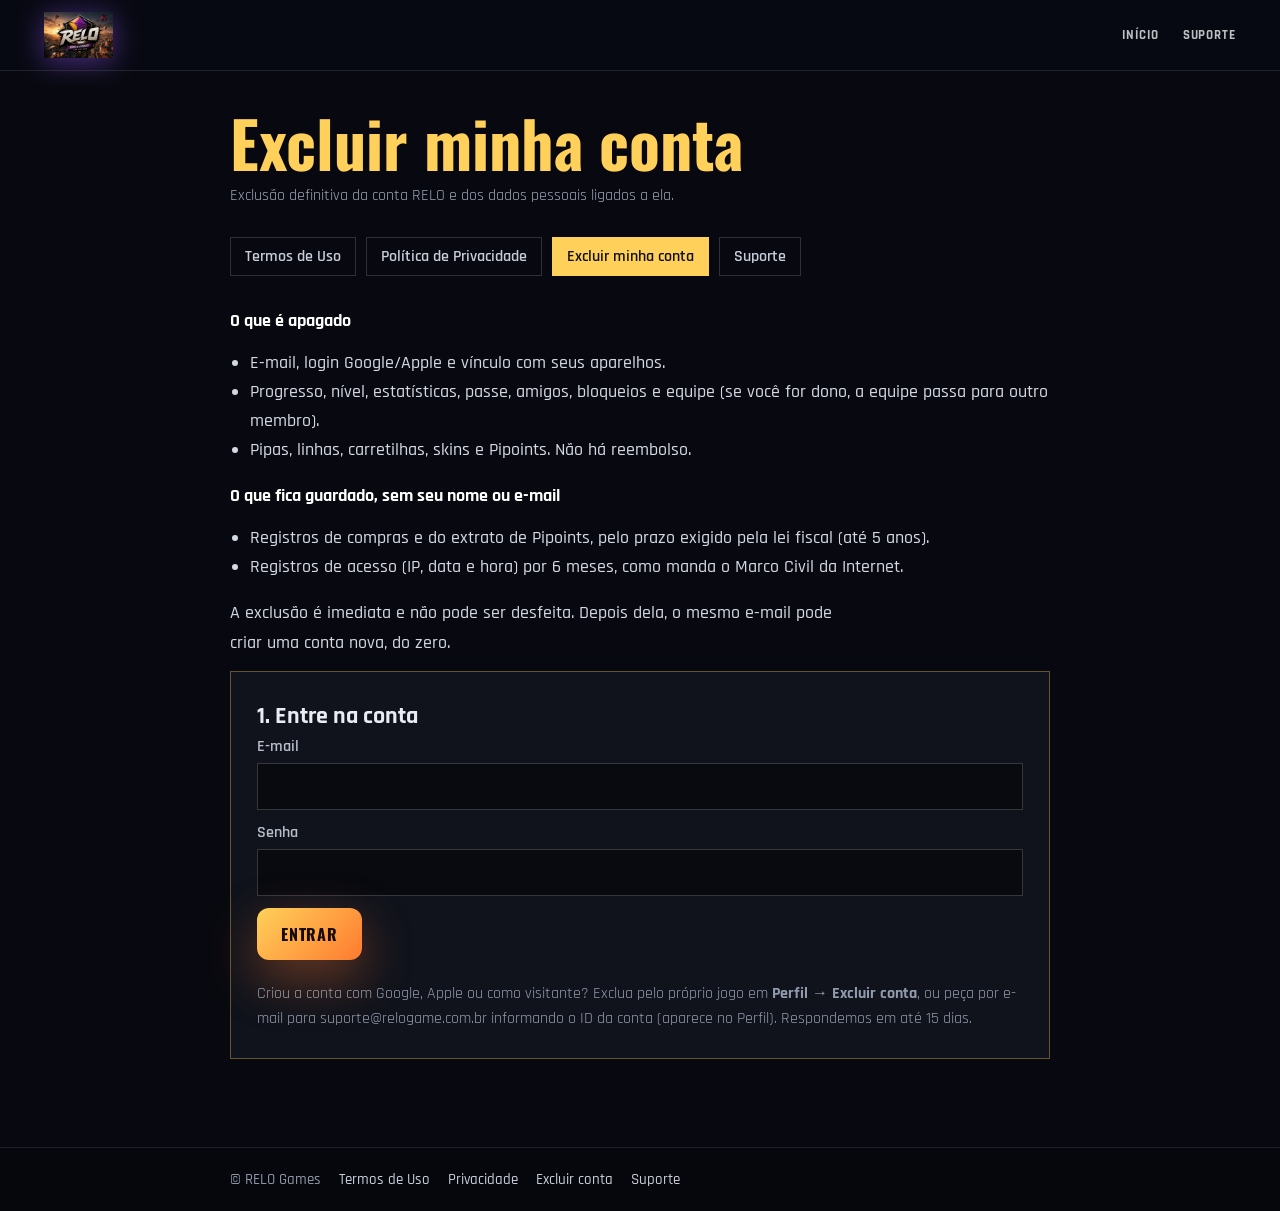
<file: conta/excluir.html>
<!DOCTYPE html>
<html lang="pt-BR">
<head>
  <meta charset="UTF-8">
  <meta name="viewport" content="width=device-width,initial-scale=1">
  <title>Excluir minha conta | RELO</title>
  <meta name="description" content="Peça a exclusão definitiva da sua conta RELO e dos seus dados.">
  <meta name="theme-color" content="#080910">
  <link rel="icon" href="../css/mov/Iconedogame.png">
  <link rel="preconnect" href="https://fonts.googleapis.com">
  <link rel="preconnect" href="https://fonts.gstatic.com" crossorigin>
  <link href="https://fonts.googleapis.com/css2?family=Oswald:wght@500;600;700&family=Rajdhani:wght@500;600;700&display=swap" rel="stylesheet">
  <link rel="stylesheet" href="../css/style.css">
  <link rel="stylesheet" href="../css/pipoints.css">
  <link rel="stylesheet" href="../css/legal.css">
</head>
<body class="pp-page">
  <header class="nav scrolled"><div class="container nav-inner">
    <a class="brand" href="../" aria-label="RELO"><img class="brand-logo" src="../css/mov/Iconedogame.png" alt="RELO"></a>
    <nav class="nav-links pp-nav"><a href="../">Início</a><a href="../suporte.html">Suporte</a></nav>
  </div></header>
  <main class="lg-main"><div class="lg-wrap">
    <h1>Excluir minha conta</h1>
    <p class="lg-meta">Exclusão definitiva da conta RELO e dos dados pessoais ligados a ela.</p>
    <nav class="lg-nav" aria-label="Documentos"><a href="../legal/termos.html">Termos de Uso</a><a href="../legal/privacidade.html">Política de Privacidade</a><a href="../conta/excluir.html" aria-current="page">Excluir minha conta</a><a href="../suporte.html">Suporte</a></nav>
    <section class="lg-doc">
      <p class="lg-lead">O que é apagado</p>
      <ul class="lg-list">
        <li>E-mail, login Google/Apple e vínculo com seus aparelhos.</li>
        <li>Progresso, nível, estatísticas, passe, amigos, bloqueios e equipe (se você for dono, a equipe passa para outro membro).</li>
        <li>Pipas, linhas, carretilhas, skins e Pipoints. Não há reembolso.</li>
      </ul>
      <p class="lg-lead">O que fica guardado, sem seu nome ou e-mail</p>
      <ul class="lg-list">
        <li>Registros de compras e do extrato de Pipoints, pelo prazo exigido pela lei fiscal (até 5 anos).</li>
        <li>Registros de acesso (IP, data e hora) por 6 meses, como manda o Marco Civil da Internet.</li>
      </ul>
      <p>A exclusão é imediata e não pode ser desfeita. Depois dela, o mesmo e-mail pode criar uma conta nova, do zero.</p>
    </section>

    <div class="lg-card" id="passoLogin">
      <h2>1. Entre na conta</h2>
      <form id="formLogin">
        <label>E-mail<input id="email" type="email" required autocomplete="email"></label>
        <label>Senha<input id="senha" type="password" required autocomplete="current-password"></label>
        <button class="btn btn-primary" type="submit">Entrar</button>
      </form>
      <p class="lg-err" id="erroLogin" role="alert"></p>
      <p class="pp-muted">Criou a conta com Google, Apple ou como visitante? Exclua pelo próprio jogo em <b>Perfil → Excluir conta</b>, ou peça por e-mail para <a data-mail="EMAIL_DPO" href="#">[EMAIL_DPO]</a> informando o ID da conta (aparece no Perfil). Respondemos em até 15 dias.</p>
    </div>

    <div class="lg-card" id="passoConfirmar" hidden>
      <h2>2. Confirme a exclusão</h2>
      <p>Conta: <b id="nomeConta"></b></p>
      <form id="formExcluir">
        <label>Digite EXCLUIR para confirmar<input id="confirmacao" autocomplete="off" required></label>
        <button class="btn btn-primary lg-danger" type="submit" id="btnExcluir" disabled>Excluir minha conta definitivamente</button>
      </form>
      <p class="lg-err" id="erroExcluir" role="alert"></p>
    </div>

    <div class="lg-card" id="passoFeito" hidden>
      <h2>Conta excluída</h2>
      <p class="lg-ok">Sua conta RELO e os dados pessoais ligados a ela foram apagados.</p>
      <p>Se o jogo estiver instalado, ele volta para a tela inicial na próxima vez que você abrir.</p>
    </div>
  </div></main>
  <footer class="lg-foot"><div class="lg-wrap">
    <span>© RELO Games</span><a href="../legal/termos.html">Termos de Uso</a><a href="../legal/privacidade.html">Privacidade</a><a href="../conta/excluir.html">Excluir conta</a><a href="../suporte.html">Suporte</a>
  </div></footer>
  <script src="../js/empresa.js"></script><script src="../js/config.js"></script><script src="../js/relo-session.js"></script><script src="../js/excluir-conta.js"></script>
</body>
</html>
</file>
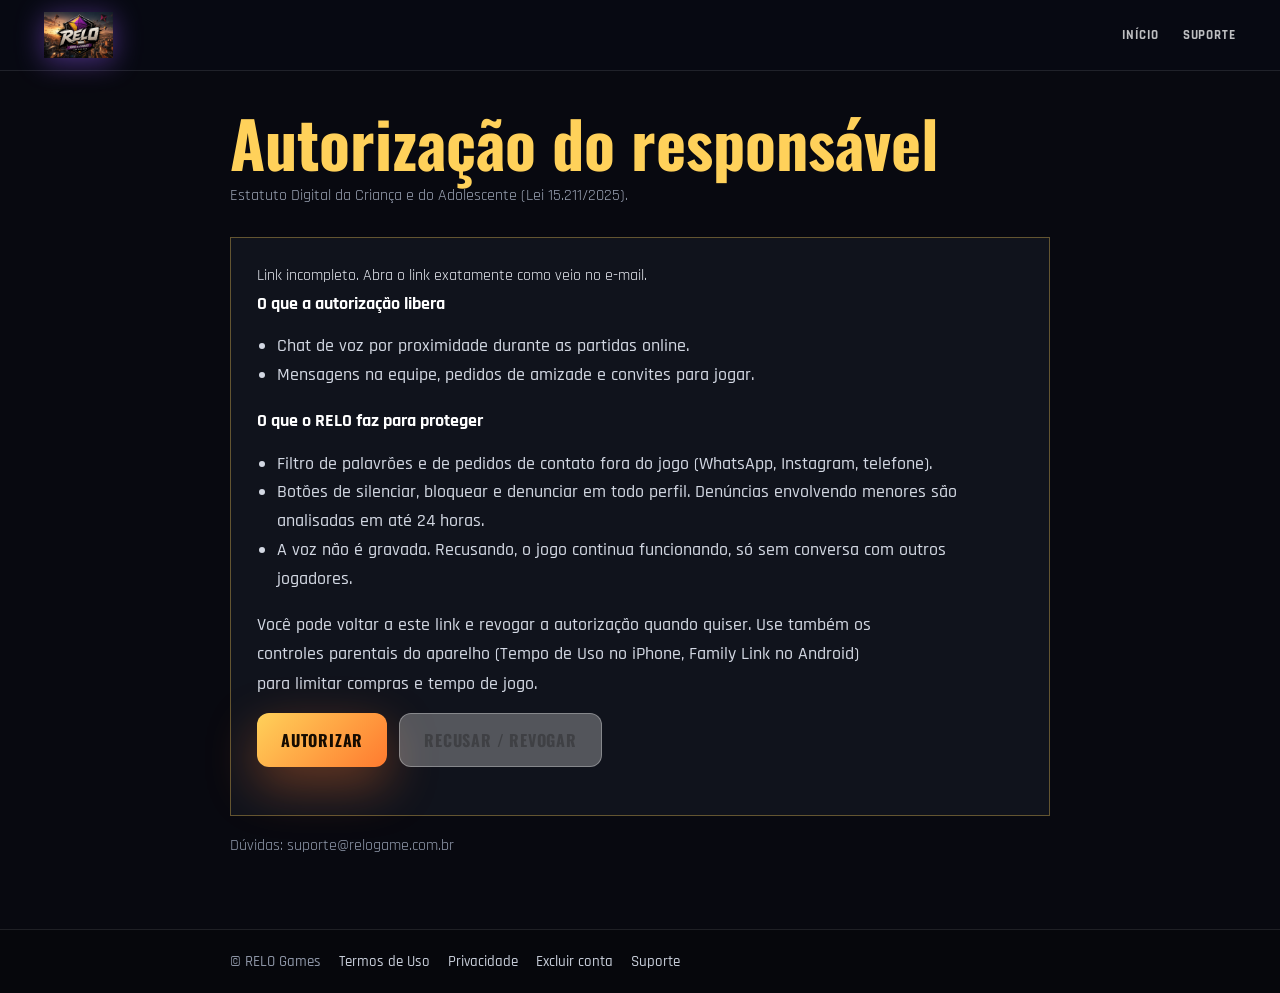
<file: conta/responsavel.html>
<!DOCTYPE html>
<html lang="pt-BR">
<head>
  <meta charset="UTF-8">
  <meta name="viewport" content="width=device-width,initial-scale=1">
  <title>Autorização do responsável | RELO</title>
  <meta name="description" content="Autorize ou recuse o chat de voz, as mensagens e os amigos no RELO.">
  <meta name="theme-color" content="#080910">
  <link rel="icon" href="../css/mov/Iconedogame.png">
  <link rel="preconnect" href="https://fonts.googleapis.com">
  <link rel="preconnect" href="https://fonts.gstatic.com" crossorigin>
  <link href="https://fonts.googleapis.com/css2?family=Oswald:wght@500;600;700&family=Rajdhani:wght@500;600;700&display=swap" rel="stylesheet">
  <link rel="stylesheet" href="../css/style.css">
  <link rel="stylesheet" href="../css/pipoints.css">
  <link rel="stylesheet" href="../css/legal.css">
</head>
<body class="pp-page">
  <header class="nav scrolled"><div class="container nav-inner">
    <a class="brand" href="../" aria-label="RELO"><img class="brand-logo" src="../css/mov/Iconedogame.png" alt="RELO"></a>
    <nav class="nav-links pp-nav"><a href="../">Início</a><a href="../suporte.html">Suporte</a></nav>
  </div></header>
  <main class="lg-main"><div class="lg-wrap">
    <h1>Autorização do responsável</h1>
    <p class="lg-meta">Estatuto Digital da Criança e do Adolescente (Lei 15.211/2025).</p>
    <div class="lg-card">
      <p id="pedido">Carregando o pedido...</p>
      <section class="lg-doc">
        <p class="lg-lead">O que a autorização libera</p>
        <ul class="lg-list">
          <li>Chat de voz por proximidade durante as partidas online.</li>
          <li>Mensagens na equipe, pedidos de amizade e convites para jogar.</li>
        </ul>
        <p class="lg-lead">O que o RELO faz para proteger</p>
        <ul class="lg-list">
          <li>Filtro de palavrões e de pedidos de contato fora do jogo (WhatsApp, Instagram, telefone).</li>
          <li>Botões de silenciar, bloquear e denunciar em todo perfil. Denúncias envolvendo menores são analisadas em até 24 horas.</li>
          <li>A voz não é gravada. Recusando, o jogo continua funcionando, só sem conversa com outros jogadores.</li>
        </ul>
        <p>Você pode voltar a este link e revogar a autorização quando quiser. Use também os controles parentais do aparelho (Tempo de Uso no iPhone, Family Link no Android) para limitar compras e tempo de jogo.</p>
      </section>
      <div class="lg-acoes">
        <button class="btn btn-primary" id="btnAutorizar" type="button" disabled>Autorizar</button>
        <button class="btn lg-borda" id="btnRecusar" type="button" disabled>Recusar / revogar</button>
      </div>
      <p class="lg-err" id="erro" role="alert"></p>
      <p class="lg-ok" id="feito" hidden></p>
    </div>
    <p class="pp-muted">Dúvidas: <a data-mail="EMAIL_DPO" href="#">[EMAIL_DPO]</a></p>
  </div></main>
  <footer class="lg-foot"><div class="lg-wrap">
    <span>© RELO Games</span><a href="../legal/termos.html">Termos de Uso</a><a href="../legal/privacidade.html">Privacidade</a><a href="../conta/excluir.html">Excluir conta</a><a href="../suporte.html">Suporte</a>
  </div></footer>
  <script src="../js/empresa.js"></script><script src="../js/config.js"></script><script src="../js/relo-session.js"></script><script src="../js/responsavel.js"></script>
</body>
</html>
</file>
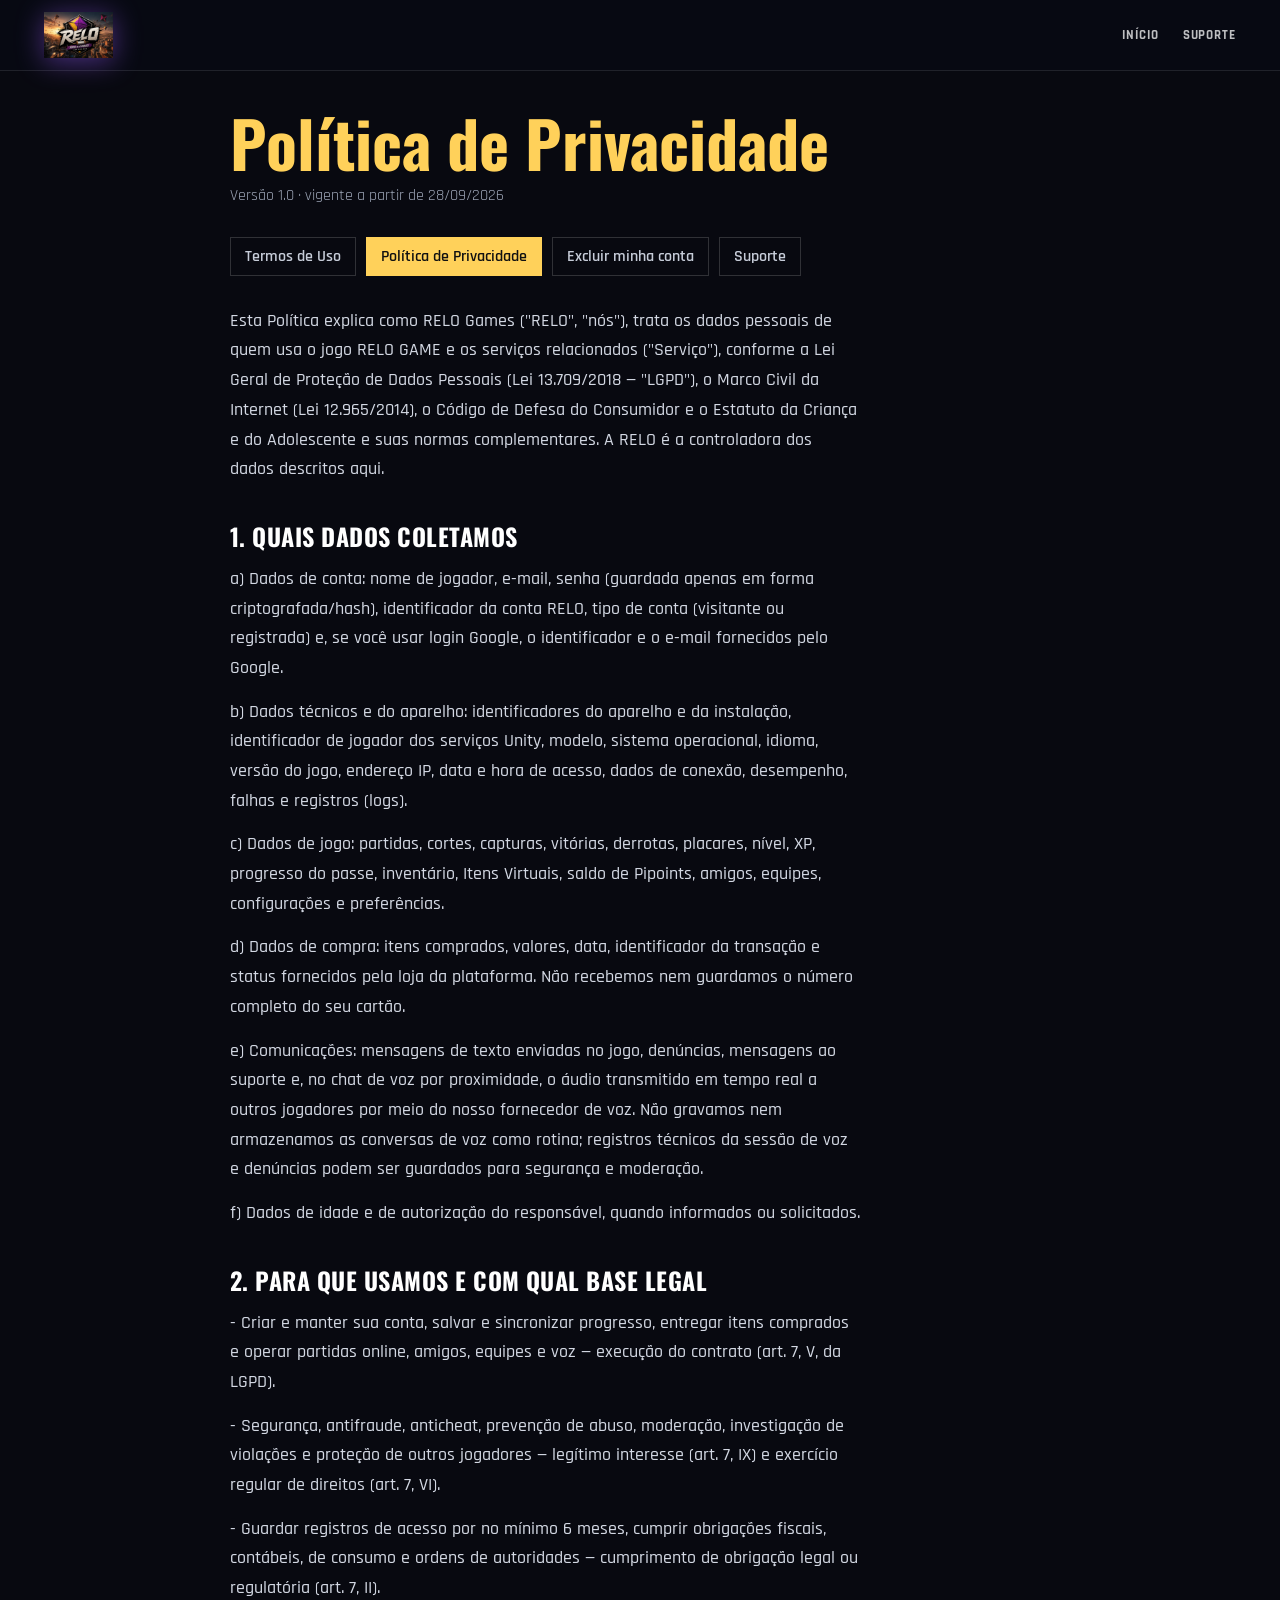
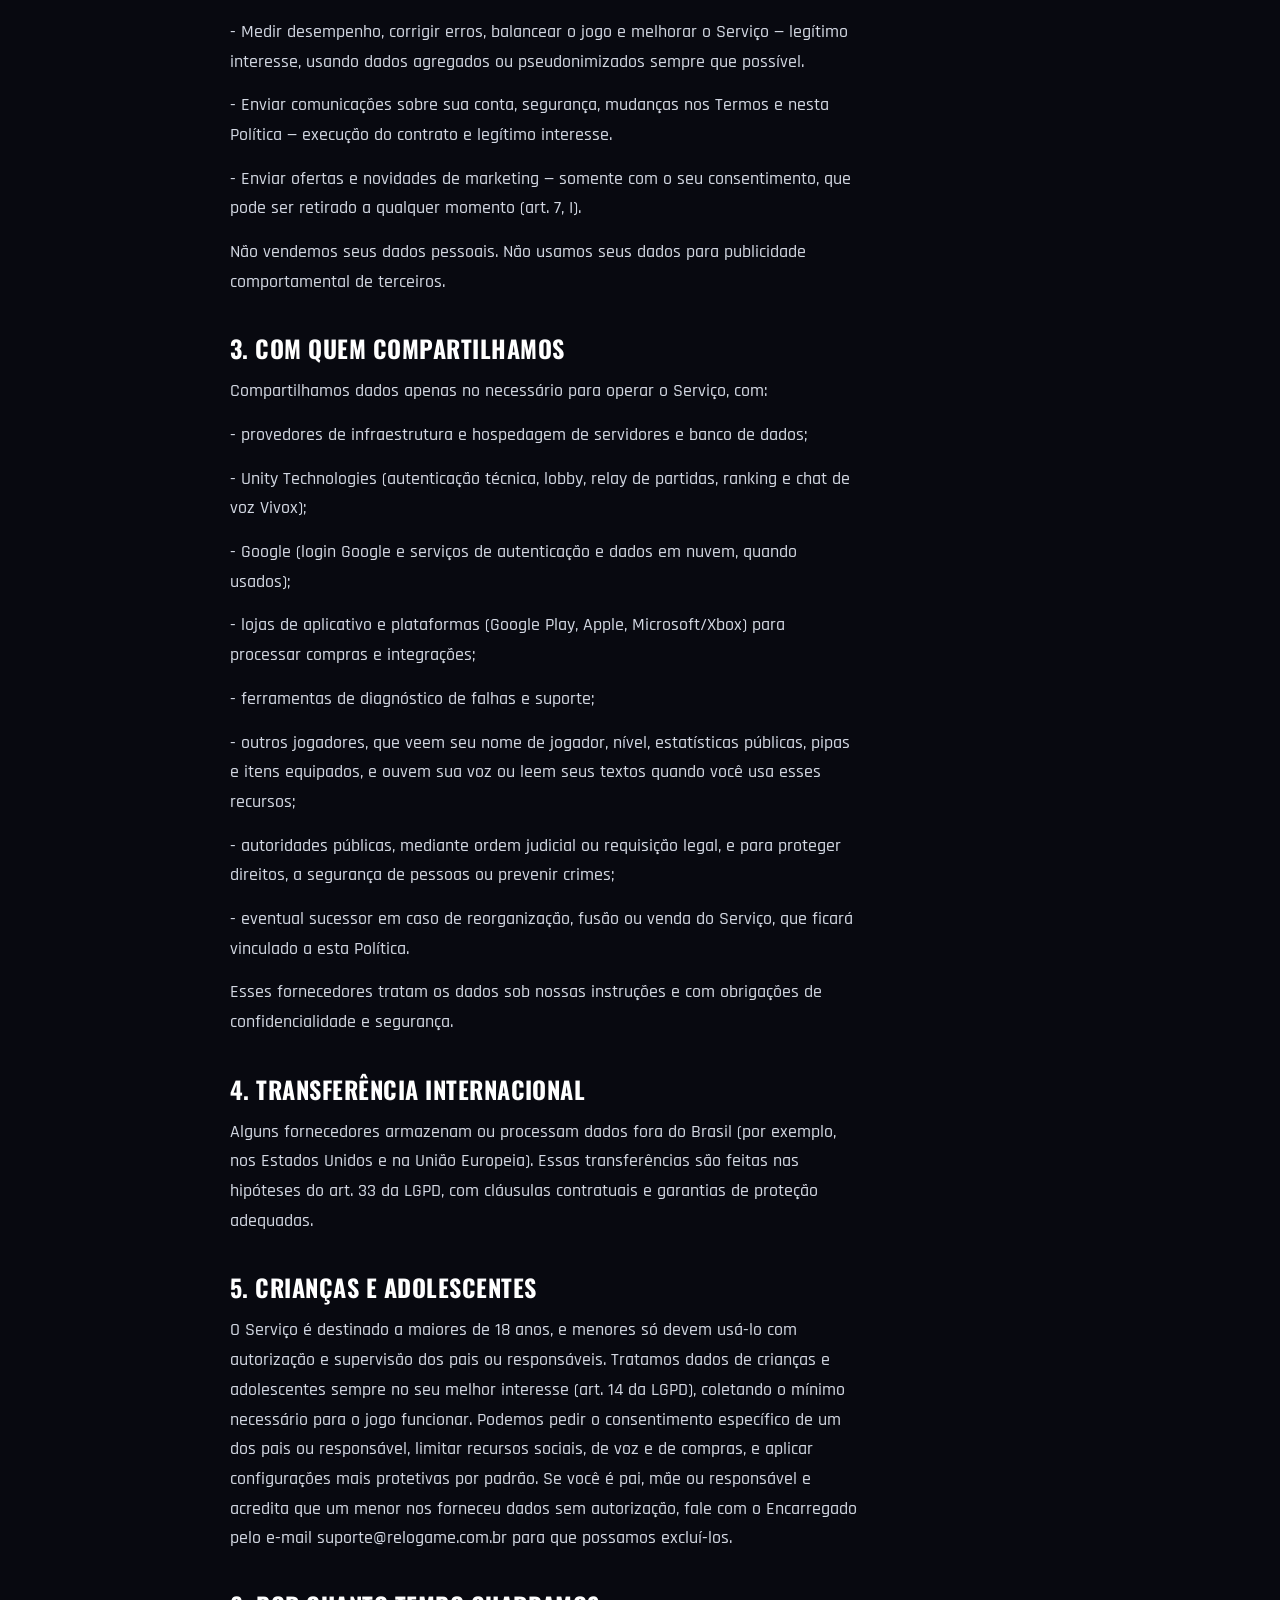
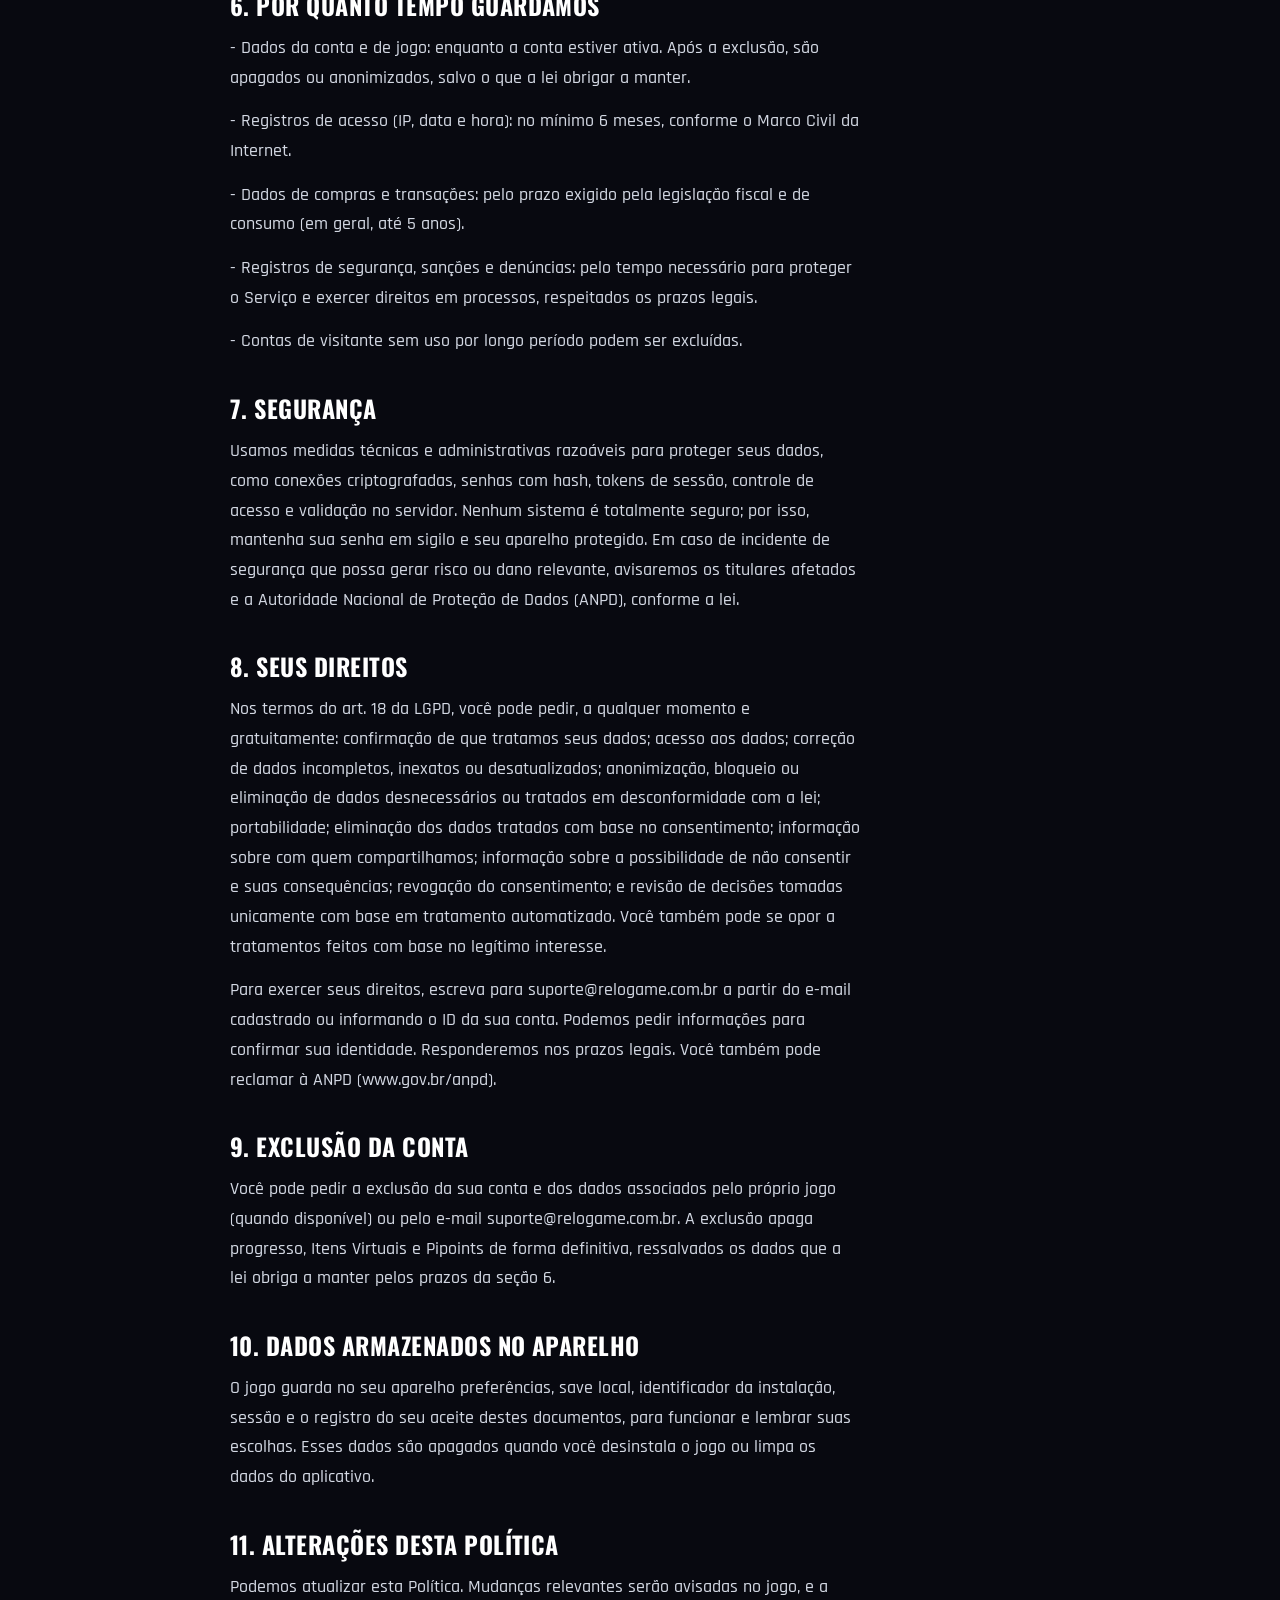
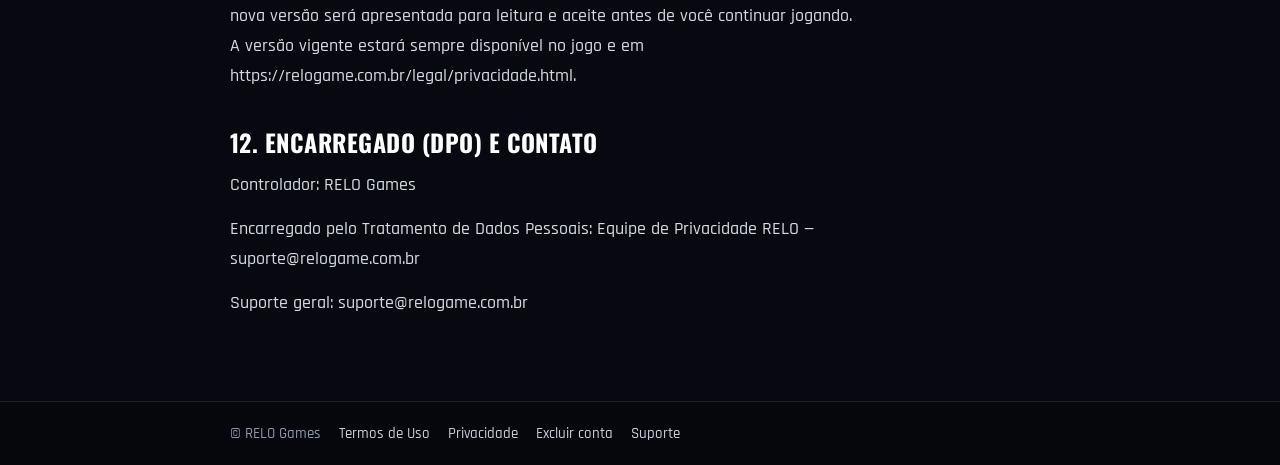
<file: legal/privacidade.html>
<!DOCTYPE html>
<html lang="pt-BR">
<head>
  <meta charset="UTF-8">
  <meta name="viewport" content="width=device-width,initial-scale=1">
  <title>Política de Privacidade | RELO</title>
  <meta name="description" content="Como o RELO trata seus dados pessoais (LGPD).">
  <meta name="theme-color" content="#080910">
  <link rel="icon" href="../css/mov/Iconedogame.png">
  <link rel="preconnect" href="https://fonts.googleapis.com">
  <link rel="preconnect" href="https://fonts.gstatic.com" crossorigin>
  <link href="https://fonts.googleapis.com/css2?family=Oswald:wght@500;600;700&family=Rajdhani:wght@500;600;700&display=swap" rel="stylesheet">
  <link rel="stylesheet" href="../css/style.css">
  <link rel="stylesheet" href="../css/pipoints.css">
  <link rel="stylesheet" href="../css/legal.css">
</head>
<body class="pp-page">
  <header class="nav scrolled"><div class="container nav-inner">
    <a class="brand" href="../" aria-label="RELO"><img class="brand-logo" src="../css/mov/Iconedogame.png" alt="RELO"></a>
    <nav class="nav-links pp-nav"><a href="../">Início</a><a href="../suporte.html">Suporte</a></nav>
  </div></header>
  <main class="lg-main"><div class="lg-wrap">
    <h1>Política de Privacidade</h1>
    <p class="lg-meta">Versão <span data-e="VERSAO">1.0</span> · vigente a partir de <span data-e="DATA_VIGENCIA">28/09/2026</span></p>
    <nav class="lg-nav" aria-label="Documentos"><a href="../legal/termos.html">Termos de Uso</a><a href="../legal/privacidade.html" aria-current="page">Política de Privacidade</a><a href="../conta/excluir.html">Excluir minha conta</a><a href="../suporte.html">Suporte</a></nav>
    <article class="lg-doc">
<p>Esta Política explica como <span data-e="EMPRESA">[EMPRESA]</span> (&quot;RELO&quot;, &quot;nós&quot;), trata os dados pessoais de quem usa o jogo RELO GAME e os serviços relacionados (&quot;Serviço&quot;), conforme a Lei Geral de Proteção de Dados Pessoais (Lei 13.709/2018 — &quot;LGPD&quot;), o Marco Civil da Internet (Lei 12.965/2014), o Código de Defesa do Consumidor e o Estatuto da Criança e do Adolescente e suas normas complementares. A RELO é a controladora dos dados descritos aqui.</p>
<h2>1. QUAIS DADOS COLETAMOS</h2>
<p>a) Dados de conta: nome de jogador, e-mail, senha (guardada apenas em forma criptografada/hash), identificador da conta RELO, tipo de conta (visitante ou registrada) e, se você usar login Google, o identificador e o e-mail fornecidos pelo Google.</p>
<p>b) Dados técnicos e do aparelho: identificadores do aparelho e da instalação, identificador de jogador dos serviços Unity, modelo, sistema operacional, idioma, versão do jogo, endereço IP, data e hora de acesso, dados de conexão, desempenho, falhas e registros (logs).</p>
<p>c) Dados de jogo: partidas, cortes, capturas, vitórias, derrotas, placares, nível, XP, progresso do passe, inventário, Itens Virtuais, saldo de Pipoints, amigos, equipes, configurações e preferências.</p>
<p>d) Dados de compra: itens comprados, valores, data, identificador da transação e status fornecidos pela loja da plataforma. Não recebemos nem guardamos o número completo do seu cartão.</p>
<p>e) Comunicações: mensagens de texto enviadas no jogo, denúncias, mensagens ao suporte e, no chat de voz por proximidade, o áudio transmitido em tempo real a outros jogadores por meio do nosso fornecedor de voz. Não gravamos nem armazenamos as conversas de voz como rotina; registros técnicos da sessão de voz e denúncias podem ser guardados para segurança e moderação.</p>
<p>f) Dados de idade e de autorização do responsável, quando informados ou solicitados.</p>
<h2>2. PARA QUE USAMOS E COM QUAL BASE LEGAL</h2>
<p>- Criar e manter sua conta, salvar e sincronizar progresso, entregar itens comprados e operar partidas online, amigos, equipes e voz — execução do contrato (art. 7, V, da LGPD).</p>
<p>- Segurança, antifraude, anticheat, prevenção de abuso, moderação, investigação de violações e proteção de outros jogadores — legítimo interesse (art. 7, IX) e exercício regular de direitos (art. 7, VI).</p>
<p>- Guardar registros de acesso por no mínimo 6 meses, cumprir obrigações fiscais, contábeis, de consumo e ordens de autoridades — cumprimento de obrigação legal ou regulatória (art. 7, II).</p>
<p>- Medir desempenho, corrigir erros, balancear o jogo e melhorar o Serviço — legítimo interesse, usando dados agregados ou pseudonimizados sempre que possível.</p>
<p>- Enviar comunicações sobre sua conta, segurança, mudanças nos Termos e nesta Política — execução do contrato e legítimo interesse.</p>
<p>- Enviar ofertas e novidades de marketing — somente com o seu consentimento, que pode ser retirado a qualquer momento (art. 7, I).</p>
<p>Não vendemos seus dados pessoais. Não usamos seus dados para publicidade comportamental de terceiros.</p>
<h2>3. COM QUEM COMPARTILHAMOS</h2>
<p>Compartilhamos dados apenas no necessário para operar o Serviço, com:</p>
<p>- provedores de infraestrutura e hospedagem de servidores e banco de dados;</p>
<p>- Unity Technologies (autenticação técnica, lobby, relay de partidas, ranking e chat de voz Vivox);</p>
<p>- Google (login Google e serviços de autenticação e dados em nuvem, quando usados);</p>
<p>- lojas de aplicativo e plataformas (Google Play, Apple, Microsoft/Xbox) para processar compras e integrações;</p>
<p>- ferramentas de diagnóstico de falhas e suporte;</p>
<p>- outros jogadores, que veem seu nome de jogador, nível, estatísticas públicas, pipas e itens equipados, e ouvem sua voz ou leem seus textos quando você usa esses recursos;</p>
<p>- autoridades públicas, mediante ordem judicial ou requisição legal, e para proteger direitos, a segurança de pessoas ou prevenir crimes;</p>
<p>- eventual sucessor em caso de reorganização, fusão ou venda do Serviço, que ficará vinculado a esta Política.</p>
<p>Esses fornecedores tratam os dados sob nossas instruções e com obrigações de confidencialidade e segurança.</p>
<h2>4. TRANSFERÊNCIA INTERNACIONAL</h2>
<p>Alguns fornecedores armazenam ou processam dados fora do Brasil (por exemplo, nos Estados Unidos e na União Europeia). Essas transferências são feitas nas hipóteses do art. 33 da LGPD, com cláusulas contratuais e garantias de proteção adequadas.</p>
<h2>5. CRIANÇAS E ADOLESCENTES</h2>
<p>O Serviço é destinado a maiores de 18 anos, e menores só devem usá-lo com autorização e supervisão dos pais ou responsáveis. Tratamos dados de crianças e adolescentes sempre no seu melhor interesse (art. 14 da LGPD), coletando o mínimo necessário para o jogo funcionar. Podemos pedir o consentimento específico de um dos pais ou responsável, limitar recursos sociais, de voz e de compras, e aplicar configurações mais protetivas por padrão. Se você é pai, mãe ou responsável e acredita que um menor nos forneceu dados sem autorização, fale com o Encarregado pelo e-mail <a data-mail="EMAIL_DPO" href="#">[EMAIL_DPO]</a> para que possamos excluí-los.</p>
<h2>6. POR QUANTO TEMPO GUARDAMOS</h2>
<p>- Dados da conta e de jogo: enquanto a conta estiver ativa. Após a exclusão, são apagados ou anonimizados, salvo o que a lei obrigar a manter.</p>
<p>- Registros de acesso (IP, data e hora): no mínimo 6 meses, conforme o Marco Civil da Internet.</p>
<p>- Dados de compras e transações: pelo prazo exigido pela legislação fiscal e de consumo (em geral, até 5 anos).</p>
<p>- Registros de segurança, sanções e denúncias: pelo tempo necessário para proteger o Serviço e exercer direitos em processos, respeitados os prazos legais.</p>
<p>- Contas de visitante sem uso por longo período podem ser excluídas.</p>
<h2>7. SEGURANÇA</h2>
<p>Usamos medidas técnicas e administrativas razoáveis para proteger seus dados, como conexões criptografadas, senhas com hash, tokens de sessão, controle de acesso e validação no servidor. Nenhum sistema é totalmente seguro; por isso, mantenha sua senha em sigilo e seu aparelho protegido. Em caso de incidente de segurança que possa gerar risco ou dano relevante, avisaremos os titulares afetados e a Autoridade Nacional de Proteção de Dados (ANPD), conforme a lei.</p>
<h2>8. SEUS DIREITOS</h2>
<p>Nos termos do art. 18 da LGPD, você pode pedir, a qualquer momento e gratuitamente: confirmação de que tratamos seus dados; acesso aos dados; correção de dados incompletos, inexatos ou desatualizados; anonimização, bloqueio ou eliminação de dados desnecessários ou tratados em desconformidade com a lei; portabilidade; eliminação dos dados tratados com base no consentimento; informação sobre com quem compartilhamos; informação sobre a possibilidade de não consentir e suas consequências; revogação do consentimento; e revisão de decisões tomadas unicamente com base em tratamento automatizado. Você também pode se opor a tratamentos feitos com base no legítimo interesse.</p>
<p>Para exercer seus direitos, escreva para <a data-mail="EMAIL_DPO" href="#">[EMAIL_DPO]</a> a partir do e-mail cadastrado ou informando o ID da sua conta. Podemos pedir informações para confirmar sua identidade. Responderemos nos prazos legais. Você também pode reclamar à ANPD (www.gov.br/anpd).</p>
<h2>9. EXCLUSÃO DA CONTA</h2>
<p>Você pode pedir a exclusão da sua conta e dos dados associados pelo próprio jogo (quando disponível) ou pelo e-mail <a data-mail="EMAIL_DPO" href="#">[EMAIL_DPO]</a>. A exclusão apaga progresso, Itens Virtuais e Pipoints de forma definitiva, ressalvados os dados que a lei obriga a manter pelos prazos da seção 6.</p>
<h2>10. DADOS ARMAZENADOS NO APARELHO</h2>
<p>O jogo guarda no seu aparelho preferências, save local, identificador da instalação, sessão e o registro do seu aceite destes documentos, para funcionar e lembrar suas escolhas. Esses dados são apagados quando você desinstala o jogo ou limpa os dados do aplicativo.</p>
<h2>11. ALTERAÇÕES DESTA POLÍTICA</h2>
<p>Podemos atualizar esta Política. Mudanças relevantes serão avisadas no jogo, e a nova versão será apresentada para leitura e aceite antes de você continuar jogando. A versão vigente estará sempre disponível no jogo e em <span data-e="URL_SITE">[URL_SITE]</span>.</p>
<h2>12. ENCARREGADO (DPO) E CONTATO</h2>
<p>Controlador: <span data-e="EMPRESA">[EMPRESA]</span></p>
<p>Encarregado pelo Tratamento de Dados Pessoais: <span data-e="NOME_DPO">[NOME_DPO]</span> — <a data-mail="EMAIL_DPO" href="#">[EMAIL_DPO]</a></p>
<p>Suporte geral: <a data-mail="EMAIL_CONTATO" href="#">[EMAIL_CONTATO]</a></p>
    </article>
  </div></main>
  <footer class="lg-foot"><div class="lg-wrap">
    <span>© RELO Games</span><a href="../legal/termos.html">Termos de Uso</a><a href="../legal/privacidade.html">Privacidade</a><a href="../conta/excluir.html">Excluir conta</a><a href="../suporte.html">Suporte</a>
  </div></footer>
  <script src="../js/empresa.js"></script>
</body>
</html>
</file>
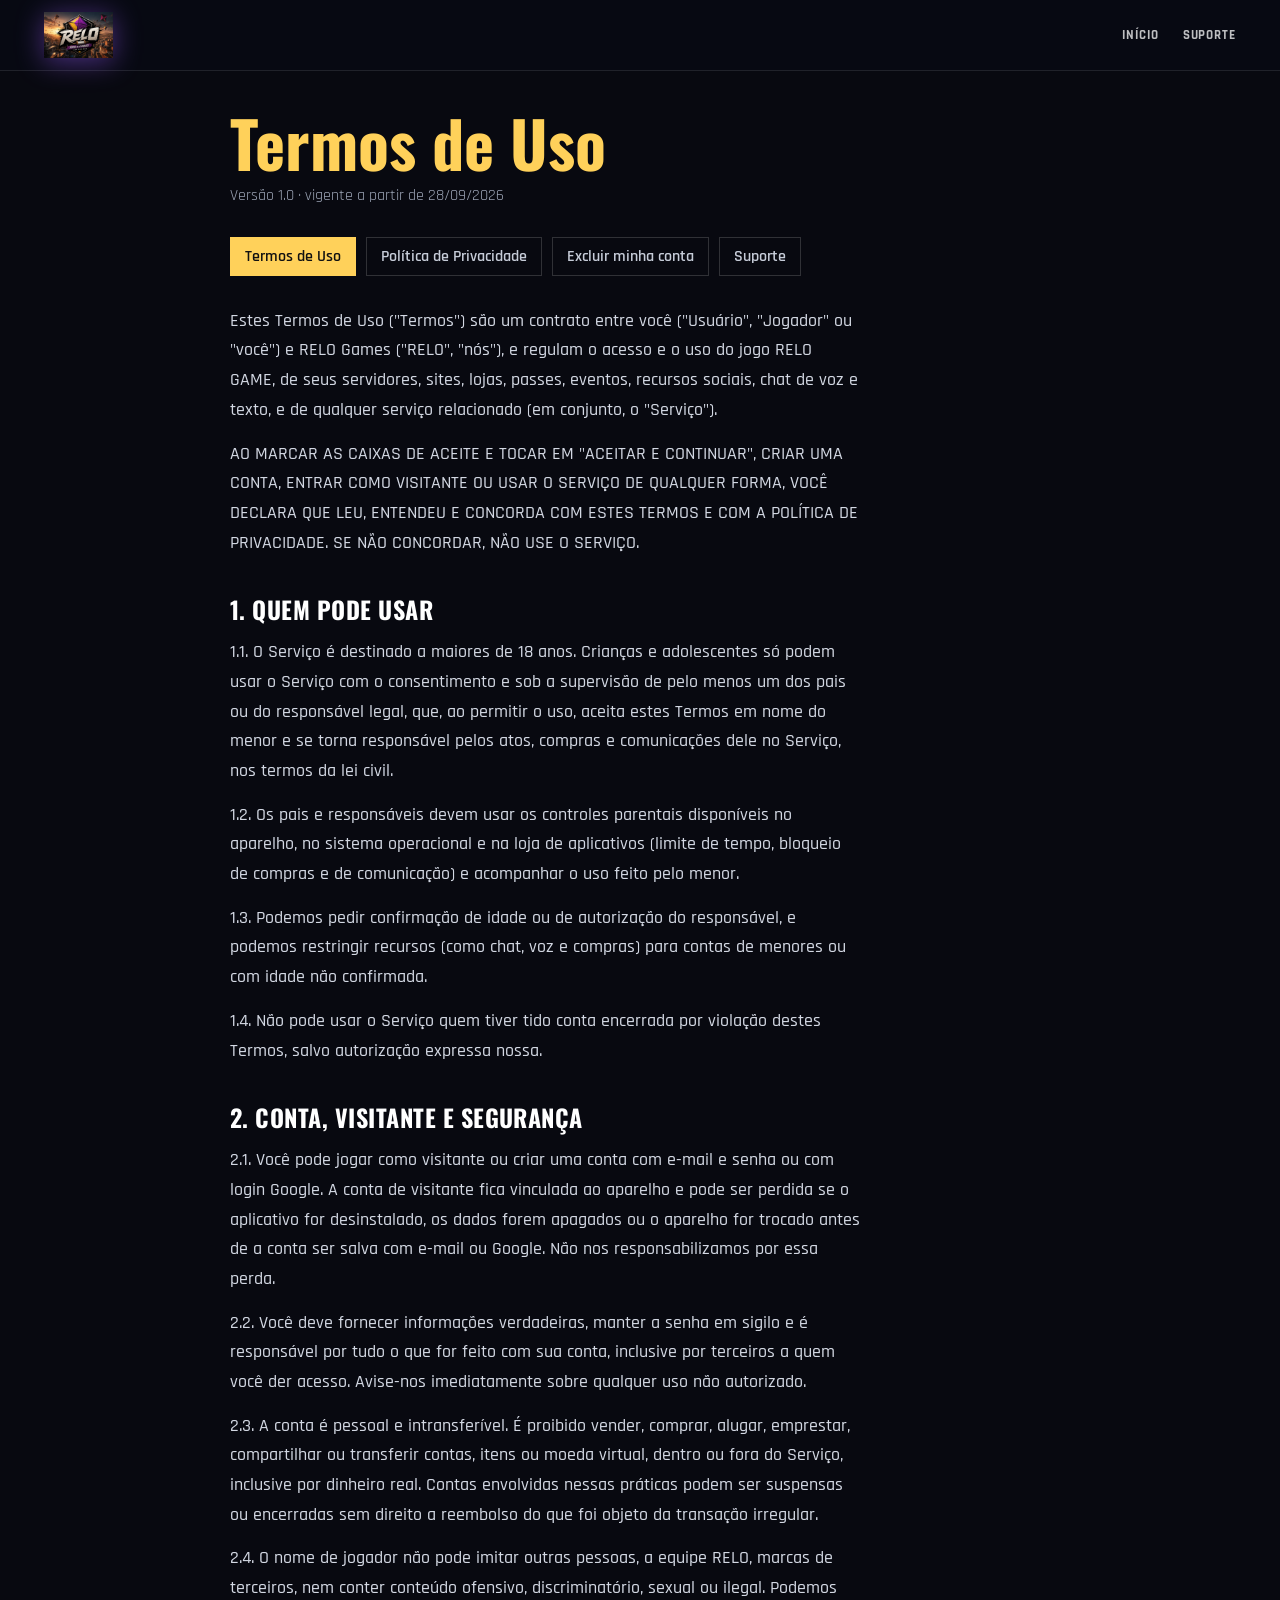
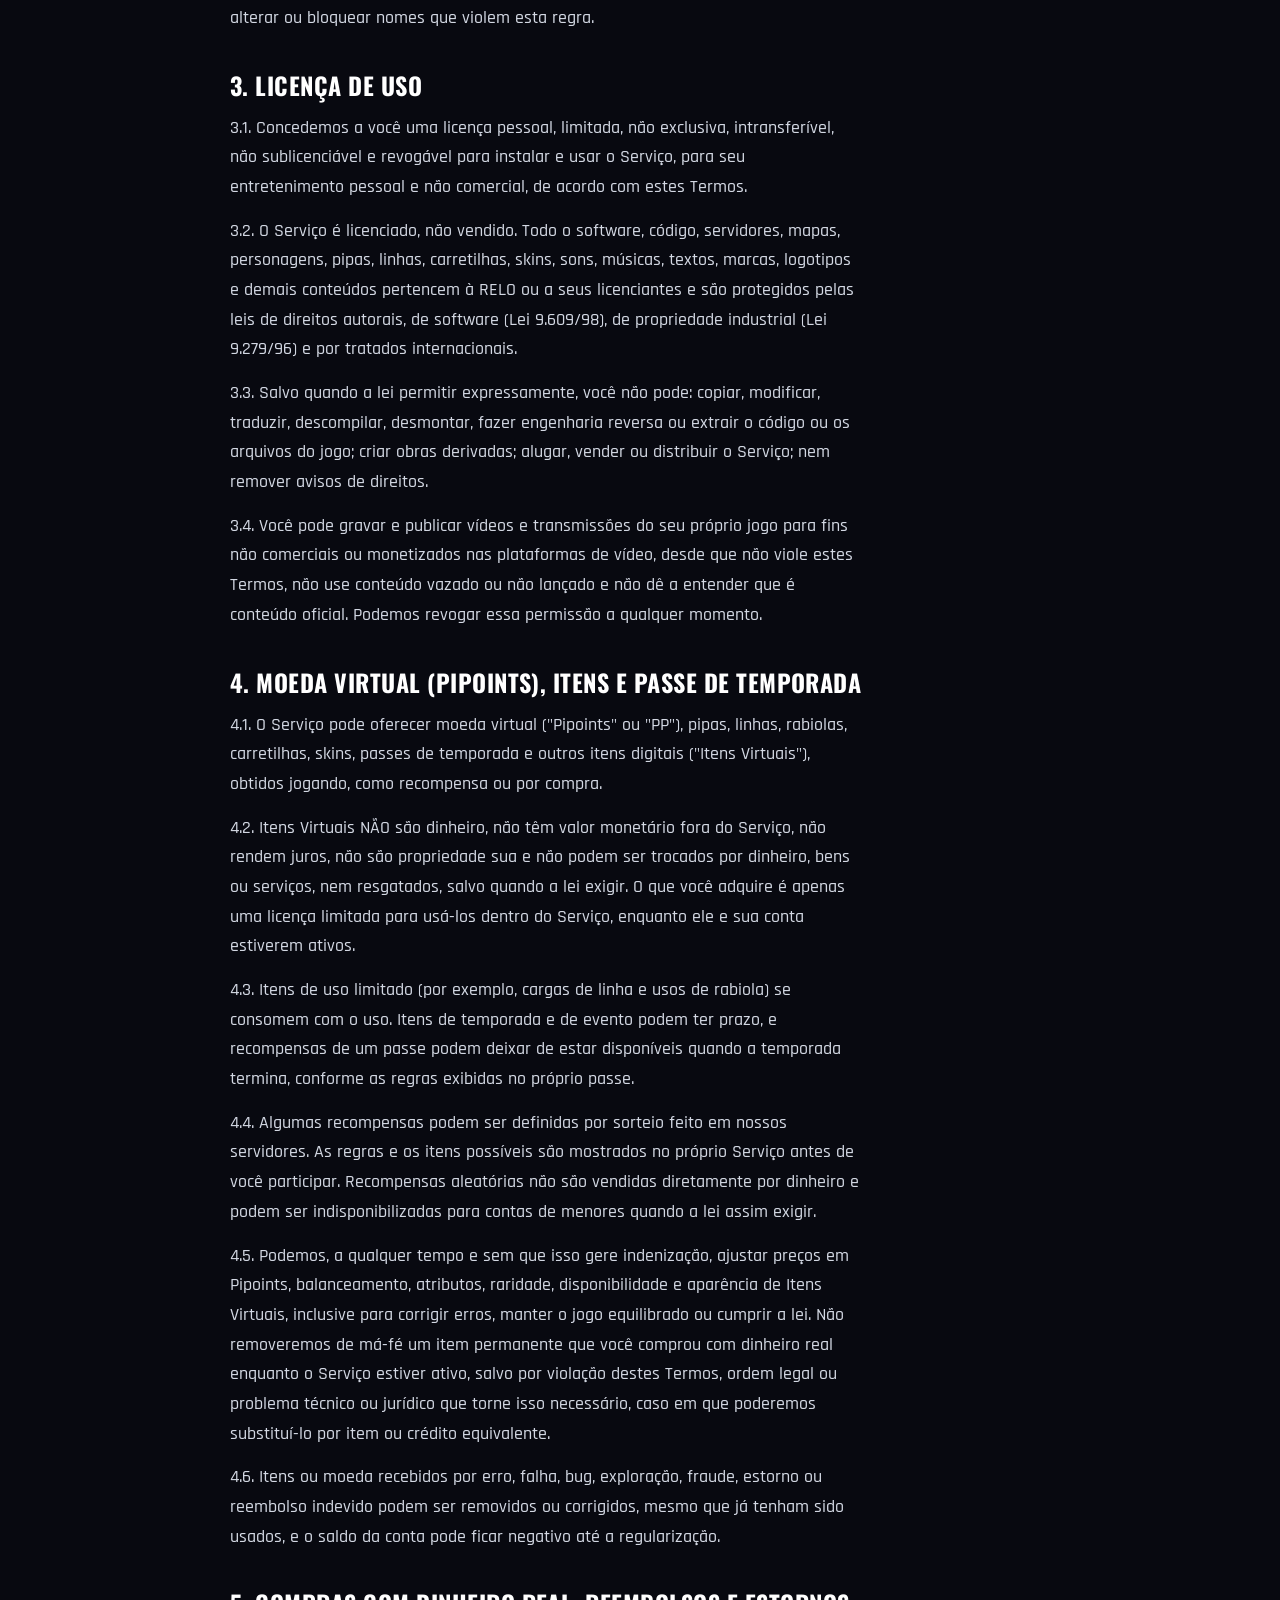
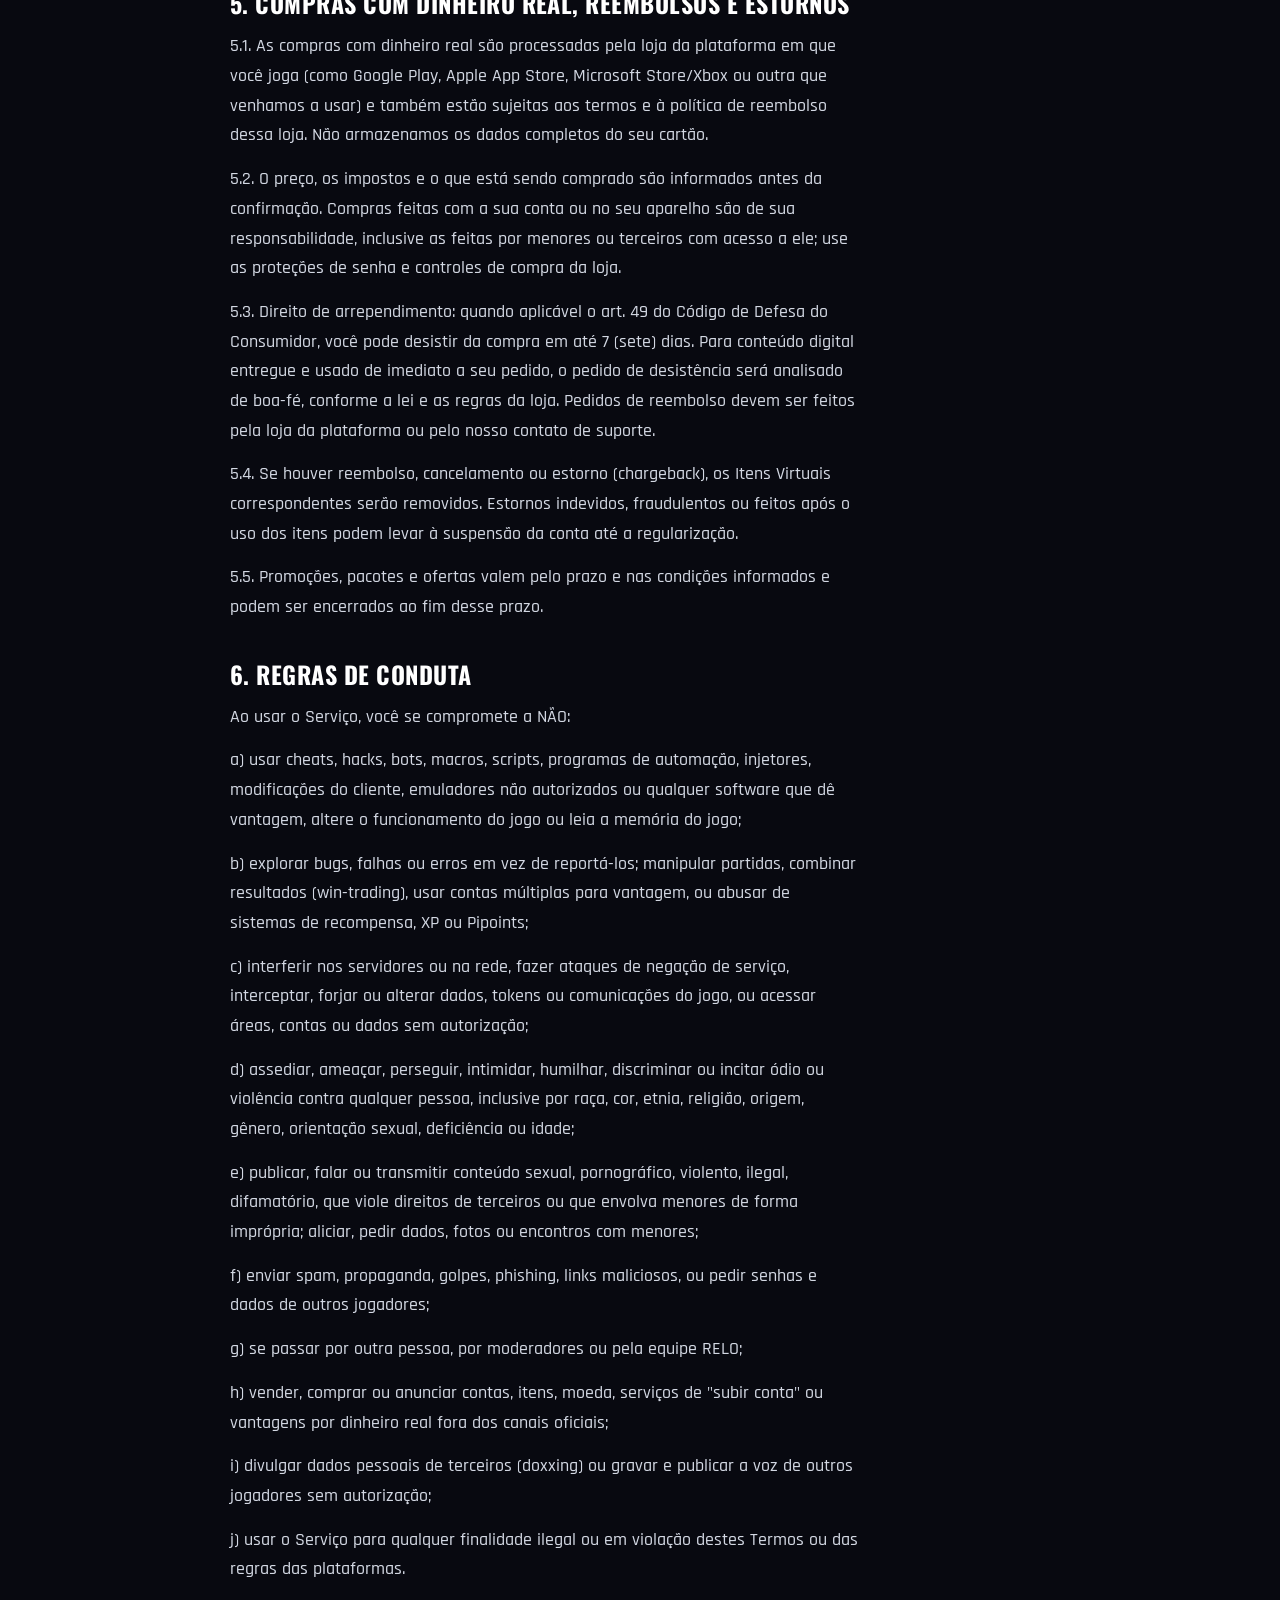
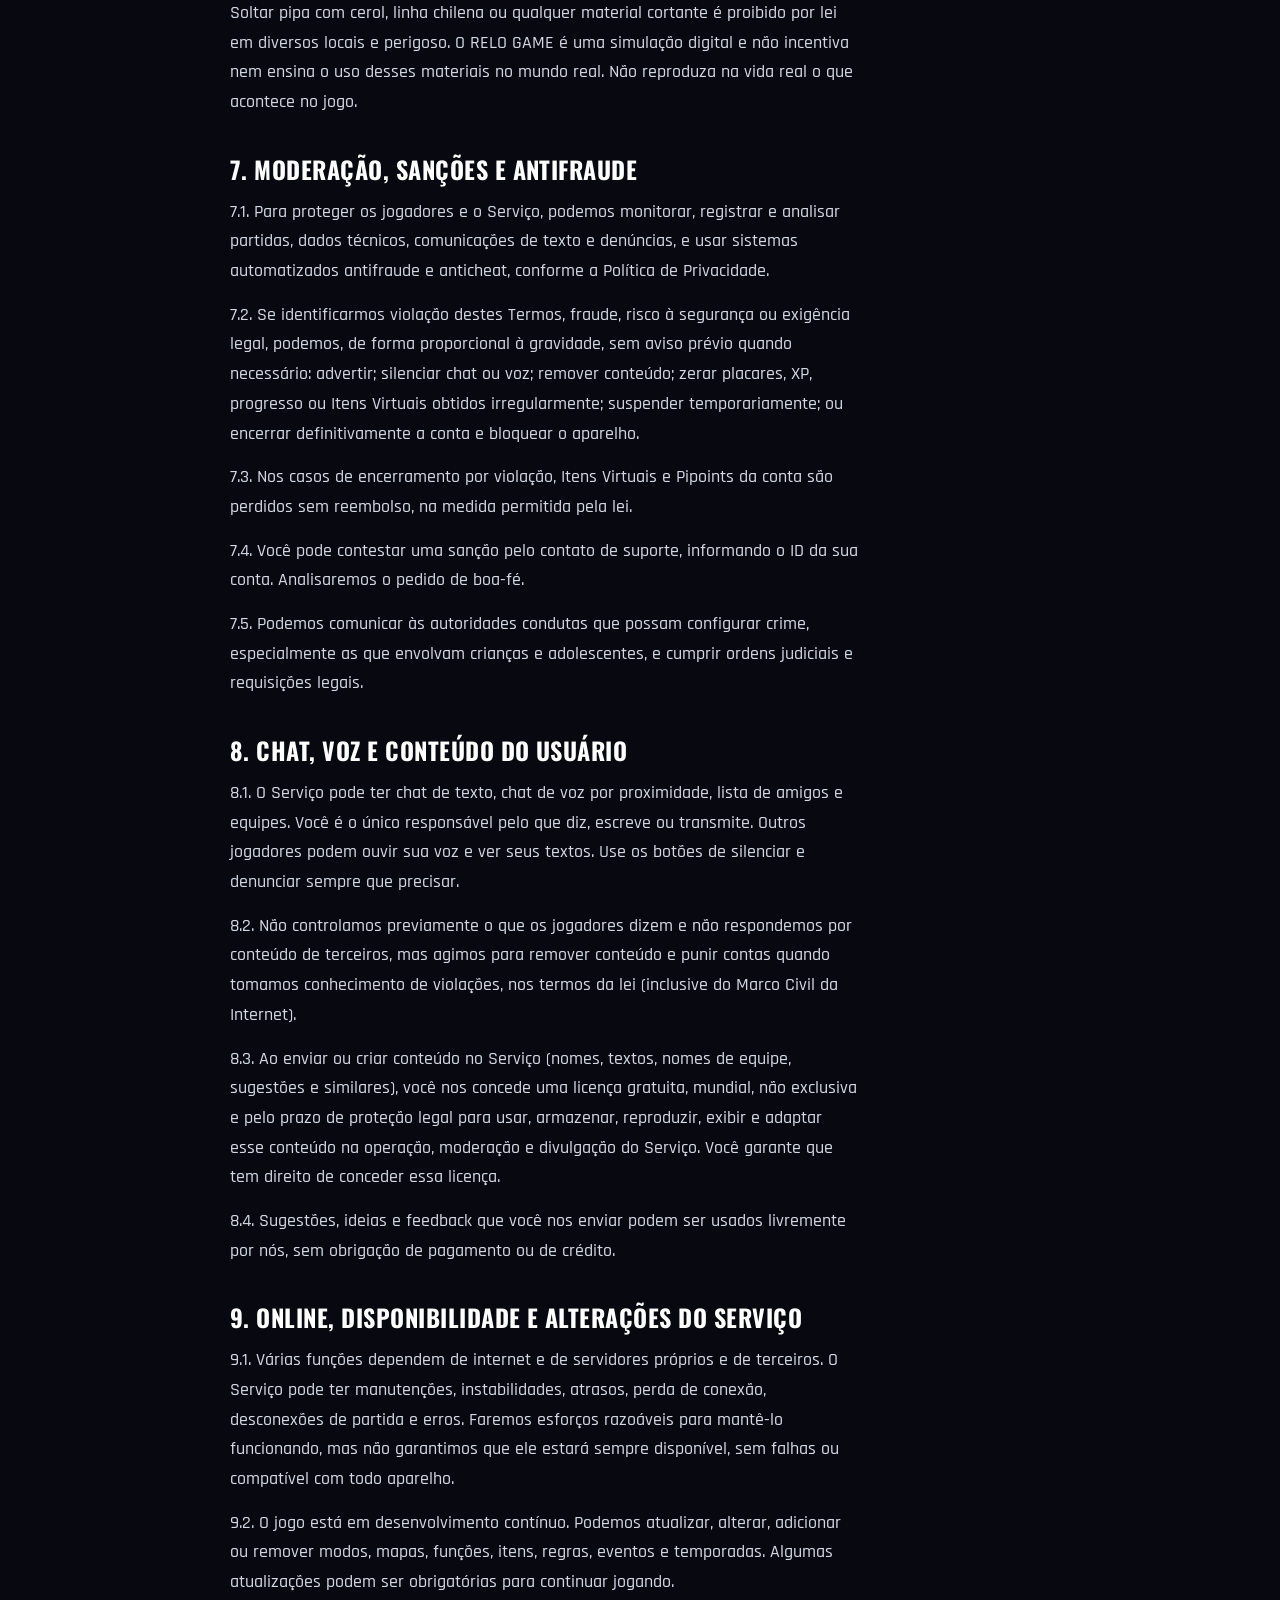
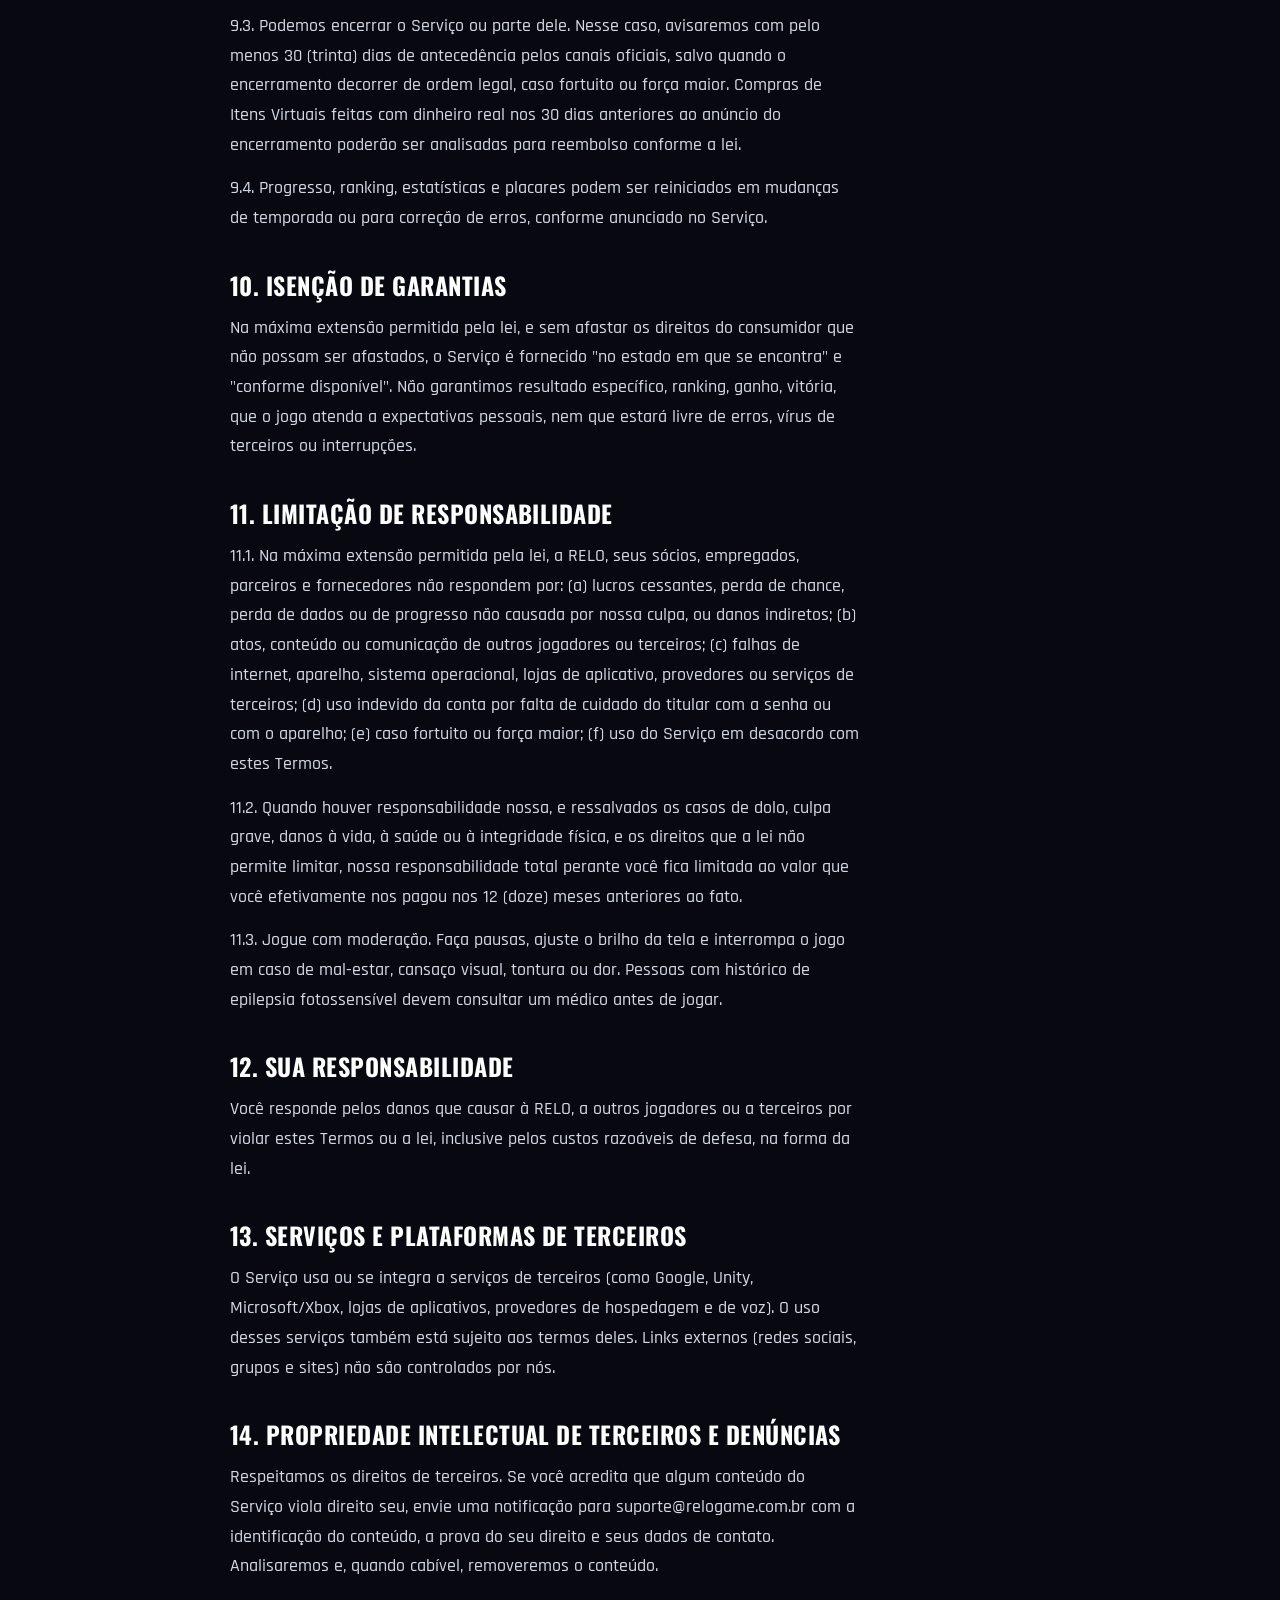
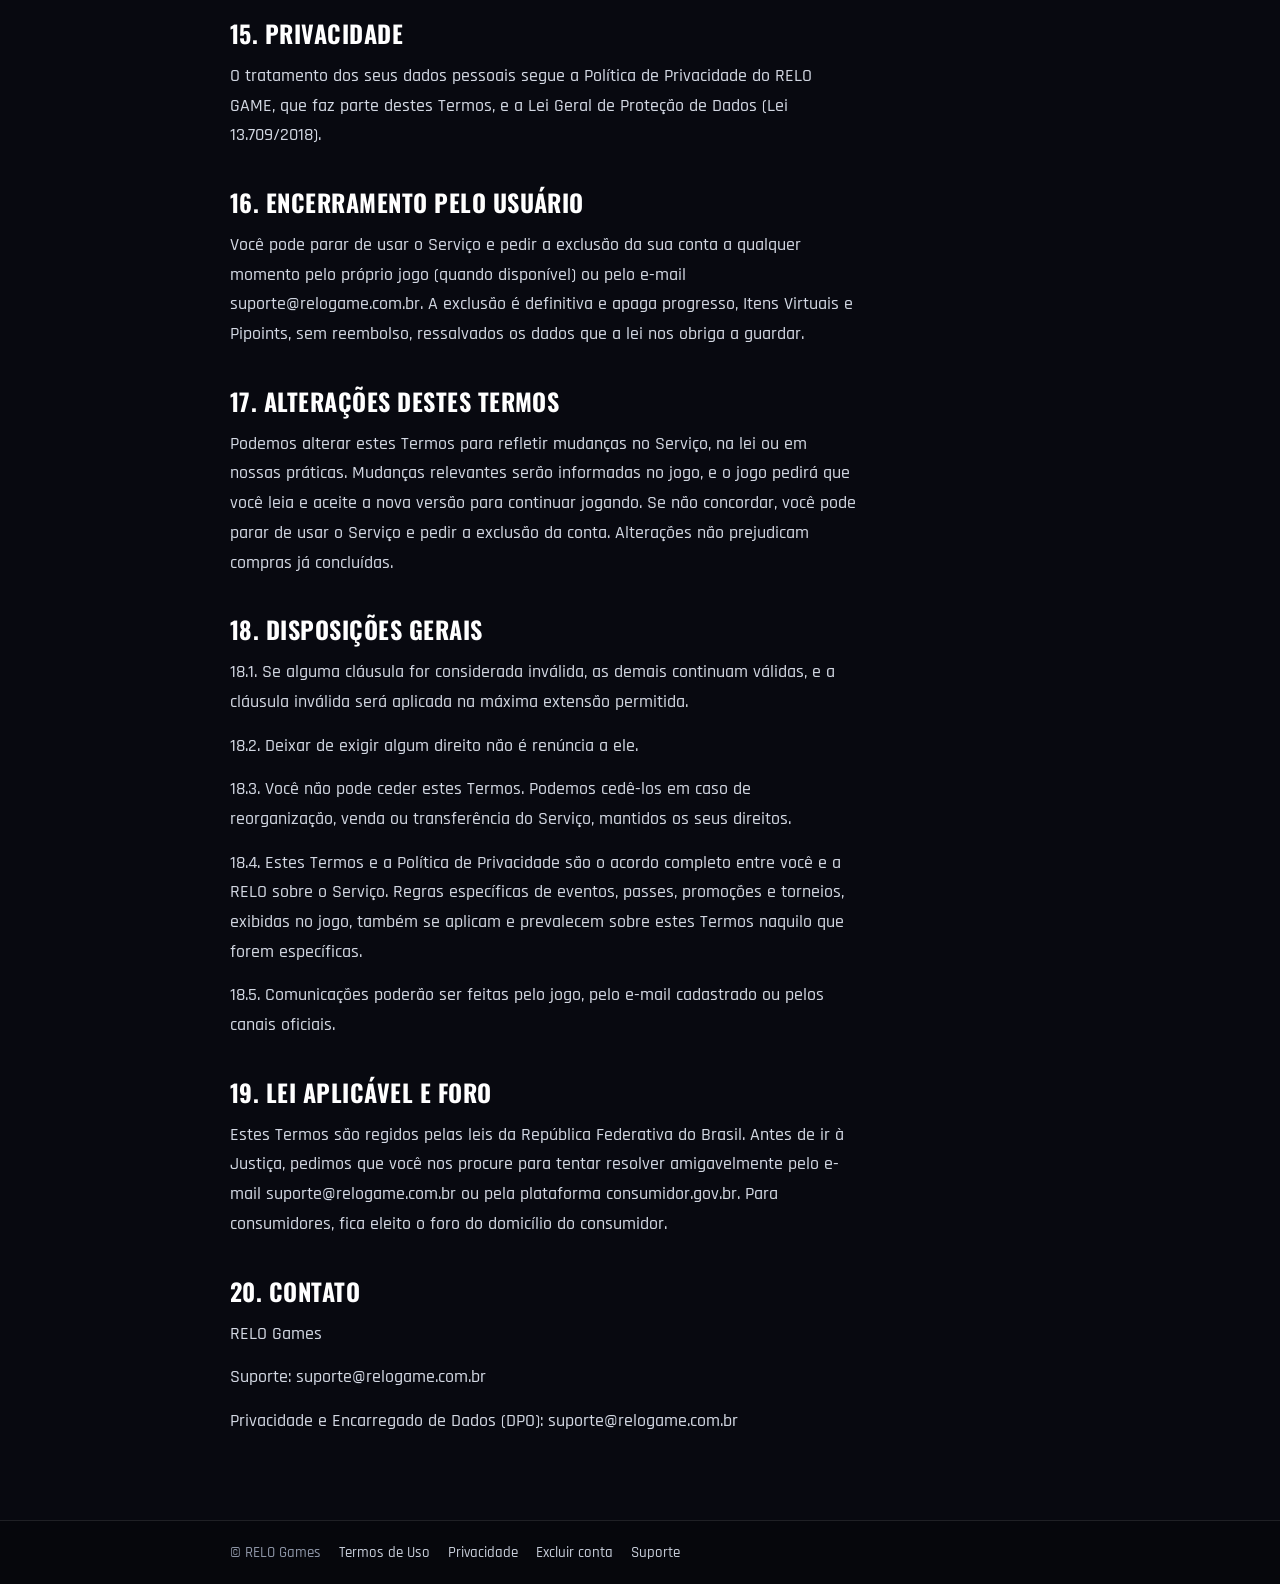
<file: legal/termos.html>
<!DOCTYPE html>
<html lang="pt-BR">
<head>
  <meta charset="UTF-8">
  <meta name="viewport" content="width=device-width,initial-scale=1">
  <title>Termos de Uso | RELO</title>
  <meta name="description" content="Termos de Uso e Licença do jogo RELO.">
  <meta name="theme-color" content="#080910">
  <link rel="icon" href="../css/mov/Iconedogame.png">
  <link rel="preconnect" href="https://fonts.googleapis.com">
  <link rel="preconnect" href="https://fonts.gstatic.com" crossorigin>
  <link href="https://fonts.googleapis.com/css2?family=Oswald:wght@500;600;700&family=Rajdhani:wght@500;600;700&display=swap" rel="stylesheet">
  <link rel="stylesheet" href="../css/style.css">
  <link rel="stylesheet" href="../css/pipoints.css">
  <link rel="stylesheet" href="../css/legal.css">
</head>
<body class="pp-page">
  <header class="nav scrolled"><div class="container nav-inner">
    <a class="brand" href="../" aria-label="RELO"><img class="brand-logo" src="../css/mov/Iconedogame.png" alt="RELO"></a>
    <nav class="nav-links pp-nav"><a href="../">Início</a><a href="../suporte.html">Suporte</a></nav>
  </div></header>
  <main class="lg-main"><div class="lg-wrap">
    <h1>Termos de Uso</h1>
    <p class="lg-meta">Versão <span data-e="VERSAO">1.0</span> · vigente a partir de <span data-e="DATA_VIGENCIA">28/09/2026</span></p>
    <nav class="lg-nav" aria-label="Documentos"><a href="../legal/termos.html" aria-current="page">Termos de Uso</a><a href="../legal/privacidade.html">Política de Privacidade</a><a href="../conta/excluir.html">Excluir minha conta</a><a href="../suporte.html">Suporte</a></nav>
    <article class="lg-doc">
<p>Estes Termos de Uso (&quot;Termos&quot;) são um contrato entre você (&quot;Usuário&quot;, &quot;Jogador&quot; ou &quot;você&quot;) e <span data-e="EMPRESA">[EMPRESA]</span> (&quot;RELO&quot;, &quot;nós&quot;), e regulam o acesso e o uso do jogo RELO GAME, de seus servidores, sites, lojas, passes, eventos, recursos sociais, chat de voz e texto, e de qualquer serviço relacionado (em conjunto, o &quot;Serviço&quot;).</p>
<p>AO MARCAR AS CAIXAS DE ACEITE E TOCAR EM &quot;ACEITAR E CONTINUAR&quot;, CRIAR UMA CONTA, ENTRAR COMO VISITANTE OU USAR O SERVIÇO DE QUALQUER FORMA, VOCÊ DECLARA QUE LEU, ENTENDEU E CONCORDA COM ESTES TERMOS E COM A POLÍTICA DE PRIVACIDADE. SE NÃO CONCORDAR, NÃO USE O SERVIÇO.</p>
<h2>1. QUEM PODE USAR</h2>
<p>1.1. O Serviço é destinado a maiores de 18 anos. Crianças e adolescentes só podem usar o Serviço com o consentimento e sob a supervisão de pelo menos um dos pais ou do responsável legal, que, ao permitir o uso, aceita estes Termos em nome do menor e se torna responsável pelos atos, compras e comunicações dele no Serviço, nos termos da lei civil.</p>
<p>1.2. Os pais e responsáveis devem usar os controles parentais disponíveis no aparelho, no sistema operacional e na loja de aplicativos (limite de tempo, bloqueio de compras e de comunicação) e acompanhar o uso feito pelo menor.</p>
<p>1.3. Podemos pedir confirmação de idade ou de autorização do responsável, e podemos restringir recursos (como chat, voz e compras) para contas de menores ou com idade não confirmada.</p>
<p>1.4. Não pode usar o Serviço quem tiver tido conta encerrada por violação destes Termos, salvo autorização expressa nossa.</p>
<h2>2. CONTA, VISITANTE E SEGURANÇA</h2>
<p>2.1. Você pode jogar como visitante ou criar uma conta com e-mail e senha ou com login Google. A conta de visitante fica vinculada ao aparelho e pode ser perdida se o aplicativo for desinstalado, os dados forem apagados ou o aparelho for trocado antes de a conta ser salva com e-mail ou Google. Não nos responsabilizamos por essa perda.</p>
<p>2.2. Você deve fornecer informações verdadeiras, manter a senha em sigilo e é responsável por tudo o que for feito com sua conta, inclusive por terceiros a quem você der acesso. Avise-nos imediatamente sobre qualquer uso não autorizado.</p>
<p>2.3. A conta é pessoal e intransferível. É proibido vender, comprar, alugar, emprestar, compartilhar ou transferir contas, itens ou moeda virtual, dentro ou fora do Serviço, inclusive por dinheiro real. Contas envolvidas nessas práticas podem ser suspensas ou encerradas sem direito a reembolso do que foi objeto da transação irregular.</p>
<p>2.4. O nome de jogador não pode imitar outras pessoas, a equipe RELO, marcas de terceiros, nem conter conteúdo ofensivo, discriminatório, sexual ou ilegal. Podemos alterar ou bloquear nomes que violem esta regra.</p>
<h2>3. LICENÇA DE USO</h2>
<p>3.1. Concedemos a você uma licença pessoal, limitada, não exclusiva, intransferível, não sublicenciável e revogável para instalar e usar o Serviço, para seu entretenimento pessoal e não comercial, de acordo com estes Termos.</p>
<p>3.2. O Serviço é licenciado, não vendido. Todo o software, código, servidores, mapas, personagens, pipas, linhas, carretilhas, skins, sons, músicas, textos, marcas, logotipos e demais conteúdos pertencem à RELO ou a seus licenciantes e são protegidos pelas leis de direitos autorais, de software (Lei 9.609/98), de propriedade industrial (Lei 9.279/96) e por tratados internacionais.</p>
<p>3.3. Salvo quando a lei permitir expressamente, você não pode: copiar, modificar, traduzir, descompilar, desmontar, fazer engenharia reversa ou extrair o código ou os arquivos do jogo; criar obras derivadas; alugar, vender ou distribuir o Serviço; nem remover avisos de direitos.</p>
<p>3.4. Você pode gravar e publicar vídeos e transmissões do seu próprio jogo para fins não comerciais ou monetizados nas plataformas de vídeo, desde que não viole estes Termos, não use conteúdo vazado ou não lançado e não dê a entender que é conteúdo oficial. Podemos revogar essa permissão a qualquer momento.</p>
<h2>4. MOEDA VIRTUAL (PIPOINTS), ITENS E PASSE DE TEMPORADA</h2>
<p>4.1. O Serviço pode oferecer moeda virtual (&quot;Pipoints&quot; ou &quot;PP&quot;), pipas, linhas, rabiolas, carretilhas, skins, passes de temporada e outros itens digitais (&quot;Itens Virtuais&quot;), obtidos jogando, como recompensa ou por compra.</p>
<p>4.2. Itens Virtuais NÃO são dinheiro, não têm valor monetário fora do Serviço, não rendem juros, não são propriedade sua e não podem ser trocados por dinheiro, bens ou serviços, nem resgatados, salvo quando a lei exigir. O que você adquire é apenas uma licença limitada para usá-los dentro do Serviço, enquanto ele e sua conta estiverem ativos.</p>
<p>4.3. Itens de uso limitado (por exemplo, cargas de linha e usos de rabiola) se consomem com o uso. Itens de temporada e de evento podem ter prazo, e recompensas de um passe podem deixar de estar disponíveis quando a temporada termina, conforme as regras exibidas no próprio passe.</p>
<p>4.4. Algumas recompensas podem ser definidas por sorteio feito em nossos servidores. As regras e os itens possíveis são mostrados no próprio Serviço antes de você participar. Recompensas aleatórias não são vendidas diretamente por dinheiro e podem ser indisponibilizadas para contas de menores quando a lei assim exigir.</p>
<p>4.5. Podemos, a qualquer tempo e sem que isso gere indenização, ajustar preços em Pipoints, balanceamento, atributos, raridade, disponibilidade e aparência de Itens Virtuais, inclusive para corrigir erros, manter o jogo equilibrado ou cumprir a lei. Não removeremos de má-fé um item permanente que você comprou com dinheiro real enquanto o Serviço estiver ativo, salvo por violação destes Termos, ordem legal ou problema técnico ou jurídico que torne isso necessário, caso em que poderemos substituí-lo por item ou crédito equivalente.</p>
<p>4.6. Itens ou moeda recebidos por erro, falha, bug, exploração, fraude, estorno ou reembolso indevido podem ser removidos ou corrigidos, mesmo que já tenham sido usados, e o saldo da conta pode ficar negativo até a regularização.</p>
<h2>5. COMPRAS COM DINHEIRO REAL, REEMBOLSOS E ESTORNOS</h2>
<p>5.1. As compras com dinheiro real são processadas pela loja da plataforma em que você joga (como Google Play, Apple App Store, Microsoft Store/Xbox ou outra que venhamos a usar) e também estão sujeitas aos termos e à política de reembolso dessa loja. Não armazenamos os dados completos do seu cartão.</p>
<p>5.2. O preço, os impostos e o que está sendo comprado são informados antes da confirmação. Compras feitas com a sua conta ou no seu aparelho são de sua responsabilidade, inclusive as feitas por menores ou terceiros com acesso a ele; use as proteções de senha e controles de compra da loja.</p>
<p>5.3. Direito de arrependimento: quando aplicável o art. 49 do Código de Defesa do Consumidor, você pode desistir da compra em até 7 (sete) dias. Para conteúdo digital entregue e usado de imediato a seu pedido, o pedido de desistência será analisado de boa-fé, conforme a lei e as regras da loja. Pedidos de reembolso devem ser feitos pela loja da plataforma ou pelo nosso contato de suporte.</p>
<p>5.4. Se houver reembolso, cancelamento ou estorno (chargeback), os Itens Virtuais correspondentes serão removidos. Estornos indevidos, fraudulentos ou feitos após o uso dos itens podem levar à suspensão da conta até a regularização.</p>
<p>5.5. Promoções, pacotes e ofertas valem pelo prazo e nas condições informados e podem ser encerrados ao fim desse prazo.</p>
<h2>6. REGRAS DE CONDUTA</h2>
<p>Ao usar o Serviço, você se compromete a NÃO:</p>
<p>a) usar cheats, hacks, bots, macros, scripts, programas de automação, injetores, modificações do cliente, emuladores não autorizados ou qualquer software que dê vantagem, altere o funcionamento do jogo ou leia a memória do jogo;</p>
<p>b) explorar bugs, falhas ou erros em vez de reportá-los; manipular partidas, combinar resultados (win-trading), usar contas múltiplas para vantagem, ou abusar de sistemas de recompensa, XP ou Pipoints;</p>
<p>c) interferir nos servidores ou na rede, fazer ataques de negação de serviço, interceptar, forjar ou alterar dados, tokens ou comunicações do jogo, ou acessar áreas, contas ou dados sem autorização;</p>
<p>d) assediar, ameaçar, perseguir, intimidar, humilhar, discriminar ou incitar ódio ou violência contra qualquer pessoa, inclusive por raça, cor, etnia, religião, origem, gênero, orientação sexual, deficiência ou idade;</p>
<p>e) publicar, falar ou transmitir conteúdo sexual, pornográfico, violento, ilegal, difamatório, que viole direitos de terceiros ou que envolva menores de forma imprópria; aliciar, pedir dados, fotos ou encontros com menores;</p>
<p>f) enviar spam, propaganda, golpes, phishing, links maliciosos, ou pedir senhas e dados de outros jogadores;</p>
<p>g) se passar por outra pessoa, por moderadores ou pela equipe RELO;</p>
<p>h) vender, comprar ou anunciar contas, itens, moeda, serviços de &quot;subir conta&quot; ou vantagens por dinheiro real fora dos canais oficiais;</p>
<p>i) divulgar dados pessoais de terceiros (doxxing) ou gravar e publicar a voz de outros jogadores sem autorização;</p>
<p>j) usar o Serviço para qualquer finalidade ilegal ou em violação destes Termos ou das regras das plataformas.</p>
<p>Soltar pipa com cerol, linha chilena ou qualquer material cortante é proibido por lei em diversos locais e perigoso. O RELO GAME é uma simulação digital e não incentiva nem ensina o uso desses materiais no mundo real. Não reproduza na vida real o que acontece no jogo.</p>
<h2>7. MODERAÇÃO, SANÇÕES E ANTIFRAUDE</h2>
<p>7.1. Para proteger os jogadores e o Serviço, podemos monitorar, registrar e analisar partidas, dados técnicos, comunicações de texto e denúncias, e usar sistemas automatizados antifraude e anticheat, conforme a Política de Privacidade.</p>
<p>7.2. Se identificarmos violação destes Termos, fraude, risco à segurança ou exigência legal, podemos, de forma proporcional à gravidade, sem aviso prévio quando necessário: advertir; silenciar chat ou voz; remover conteúdo; zerar placares, XP, progresso ou Itens Virtuais obtidos irregularmente; suspender temporariamente; ou encerrar definitivamente a conta e bloquear o aparelho.</p>
<p>7.3. Nos casos de encerramento por violação, Itens Virtuais e Pipoints da conta são perdidos sem reembolso, na medida permitida pela lei.</p>
<p>7.4. Você pode contestar uma sanção pelo contato de suporte, informando o ID da sua conta. Analisaremos o pedido de boa-fé.</p>
<p>7.5. Podemos comunicar às autoridades condutas que possam configurar crime, especialmente as que envolvam crianças e adolescentes, e cumprir ordens judiciais e requisições legais.</p>
<h2>8. CHAT, VOZ E CONTEÚDO DO USUÁRIO</h2>
<p>8.1. O Serviço pode ter chat de texto, chat de voz por proximidade, lista de amigos e equipes. Você é o único responsável pelo que diz, escreve ou transmite. Outros jogadores podem ouvir sua voz e ver seus textos. Use os botões de silenciar e denunciar sempre que precisar.</p>
<p>8.2. Não controlamos previamente o que os jogadores dizem e não respondemos por conteúdo de terceiros, mas agimos para remover conteúdo e punir contas quando tomamos conhecimento de violações, nos termos da lei (inclusive do Marco Civil da Internet).</p>
<p>8.3. Ao enviar ou criar conteúdo no Serviço (nomes, textos, nomes de equipe, sugestões e similares), você nos concede uma licença gratuita, mundial, não exclusiva e pelo prazo de proteção legal para usar, armazenar, reproduzir, exibir e adaptar esse conteúdo na operação, moderação e divulgação do Serviço. Você garante que tem direito de conceder essa licença.</p>
<p>8.4. Sugestões, ideias e feedback que você nos enviar podem ser usados livremente por nós, sem obrigação de pagamento ou de crédito.</p>
<h2>9. ONLINE, DISPONIBILIDADE E ALTERAÇÕES DO SERVIÇO</h2>
<p>9.1. Várias funções dependem de internet e de servidores próprios e de terceiros. O Serviço pode ter manutenções, instabilidades, atrasos, perda de conexão, desconexões de partida e erros. Faremos esforços razoáveis para mantê-lo funcionando, mas não garantimos que ele estará sempre disponível, sem falhas ou compatível com todo aparelho.</p>
<p>9.2. O jogo está em desenvolvimento contínuo. Podemos atualizar, alterar, adicionar ou remover modos, mapas, funções, itens, regras, eventos e temporadas. Algumas atualizações podem ser obrigatórias para continuar jogando.</p>
<p>9.3. Podemos encerrar o Serviço ou parte dele. Nesse caso, avisaremos com pelo menos 30 (trinta) dias de antecedência pelos canais oficiais, salvo quando o encerramento decorrer de ordem legal, caso fortuito ou força maior. Compras de Itens Virtuais feitas com dinheiro real nos 30 dias anteriores ao anúncio do encerramento poderão ser analisadas para reembolso conforme a lei.</p>
<p>9.4. Progresso, ranking, estatísticas e placares podem ser reiniciados em mudanças de temporada ou para correção de erros, conforme anunciado no Serviço.</p>
<h2>10. ISENÇÃO DE GARANTIAS</h2>
<p>Na máxima extensão permitida pela lei, e sem afastar os direitos do consumidor que não possam ser afastados, o Serviço é fornecido &quot;no estado em que se encontra&quot; e &quot;conforme disponível&quot;. Não garantimos resultado específico, ranking, ganho, vitória, que o jogo atenda a expectativas pessoais, nem que estará livre de erros, vírus de terceiros ou interrupções.</p>
<h2>11. LIMITAÇÃO DE RESPONSABILIDADE</h2>
<p>11.1. Na máxima extensão permitida pela lei, a RELO, seus sócios, empregados, parceiros e fornecedores não respondem por: (a) lucros cessantes, perda de chance, perda de dados ou de progresso não causada por nossa culpa, ou danos indiretos; (b) atos, conteúdo ou comunicação de outros jogadores ou terceiros; (c) falhas de internet, aparelho, sistema operacional, lojas de aplicativo, provedores ou serviços de terceiros; (d) uso indevido da conta por falta de cuidado do titular com a senha ou com o aparelho; (e) caso fortuito ou força maior; (f) uso do Serviço em desacordo com estes Termos.</p>
<p>11.2. Quando houver responsabilidade nossa, e ressalvados os casos de dolo, culpa grave, danos à vida, à saúde ou à integridade física, e os direitos que a lei não permite limitar, nossa responsabilidade total perante você fica limitada ao valor que você efetivamente nos pagou nos 12 (doze) meses anteriores ao fato.</p>
<p>11.3. Jogue com moderação. Faça pausas, ajuste o brilho da tela e interrompa o jogo em caso de mal-estar, cansaço visual, tontura ou dor. Pessoas com histórico de epilepsia fotossensível devem consultar um médico antes de jogar.</p>
<h2>12. SUA RESPONSABILIDADE</h2>
<p>Você responde pelos danos que causar à RELO, a outros jogadores ou a terceiros por violar estes Termos ou a lei, inclusive pelos custos razoáveis de defesa, na forma da lei.</p>
<h2>13. SERVIÇOS E PLATAFORMAS DE TERCEIROS</h2>
<p>O Serviço usa ou se integra a serviços de terceiros (como Google, Unity, Microsoft/Xbox, lojas de aplicativos, provedores de hospedagem e de voz). O uso desses serviços também está sujeito aos termos deles. Links externos (redes sociais, grupos e sites) não são controlados por nós.</p>
<h2>14. PROPRIEDADE INTELECTUAL DE TERCEIROS E DENÚNCIAS</h2>
<p>Respeitamos os direitos de terceiros. Se você acredita que algum conteúdo do Serviço viola direito seu, envie uma notificação para <a data-mail="EMAIL_CONTATO" href="#">[EMAIL_CONTATO]</a> com a identificação do conteúdo, a prova do seu direito e seus dados de contato. Analisaremos e, quando cabível, removeremos o conteúdo.</p>
<h2>15. PRIVACIDADE</h2>
<p>O tratamento dos seus dados pessoais segue a Política de Privacidade do RELO GAME, que faz parte destes Termos, e a Lei Geral de Proteção de Dados (Lei 13.709/2018).</p>
<h2>16. ENCERRAMENTO PELO USUÁRIO</h2>
<p>Você pode parar de usar o Serviço e pedir a exclusão da sua conta a qualquer momento pelo próprio jogo (quando disponível) ou pelo e-mail <a data-mail="EMAIL_DPO" href="#">[EMAIL_DPO]</a>. A exclusão é definitiva e apaga progresso, Itens Virtuais e Pipoints, sem reembolso, ressalvados os dados que a lei nos obriga a guardar.</p>
<h2>17. ALTERAÇÕES DESTES TERMOS</h2>
<p>Podemos alterar estes Termos para refletir mudanças no Serviço, na lei ou em nossas práticas. Mudanças relevantes serão informadas no jogo, e o jogo pedirá que você leia e aceite a nova versão para continuar jogando. Se não concordar, você pode parar de usar o Serviço e pedir a exclusão da conta. Alterações não prejudicam compras já concluídas.</p>
<h2>18. DISPOSIÇÕES GERAIS</h2>
<p>18.1. Se alguma cláusula for considerada inválida, as demais continuam válidas, e a cláusula inválida será aplicada na máxima extensão permitida.</p>
<p>18.2. Deixar de exigir algum direito não é renúncia a ele.</p>
<p>18.3. Você não pode ceder estes Termos. Podemos cedê-los em caso de reorganização, venda ou transferência do Serviço, mantidos os seus direitos.</p>
<p>18.4. Estes Termos e a Política de Privacidade são o acordo completo entre você e a RELO sobre o Serviço. Regras específicas de eventos, passes, promoções e torneios, exibidas no jogo, também se aplicam e prevalecem sobre estes Termos naquilo que forem específicas.</p>
<p>18.5. Comunicações poderão ser feitas pelo jogo, pelo e-mail cadastrado ou pelos canais oficiais.</p>
<h2>19. LEI APLICÁVEL E FORO</h2>
<p>Estes Termos são regidos pelas leis da República Federativa do Brasil. Antes de ir à Justiça, pedimos que você nos procure para tentar resolver amigavelmente pelo e-mail <a data-mail="EMAIL_CONTATO" href="#">[EMAIL_CONTATO]</a> ou pela plataforma consumidor.gov.br. Para consumidores, fica eleito o foro do domicílio do consumidor.</p>
<h2>20. CONTATO</h2>
<p><span data-e="EMPRESA">[EMPRESA]</span></p>
<p>Suporte: <a data-mail="EMAIL_CONTATO" href="#">[EMAIL_CONTATO]</a></p>
<p>Privacidade e Encarregado de Dados (DPO): <a data-mail="EMAIL_DPO" href="#">[EMAIL_DPO]</a></p>
    </article>
  </div></main>
  <footer class="lg-foot"><div class="lg-wrap">
    <span>© RELO Games</span><a href="../legal/termos.html">Termos de Uso</a><a href="../legal/privacidade.html">Privacidade</a><a href="../conta/excluir.html">Excluir conta</a><a href="../suporte.html">Suporte</a>
  </div></footer>
  <script src="../js/empresa.js"></script>
</body>
</html>
</file>
<file: css/style.css>
/* ============================================================
   RELO — Pré-lançamento. Design senior, AAA, cultura de pipa.
   ============================================================ */
:root{
  --bg:#070810;
  --bg2:#0b0e1c;
  --panel:rgba(16,20,34,.66);
  --line:rgba(255,255,255,.10);
  --line-strong:rgba(255,209,90,.40);
  --text:#f5f8ff;
  --muted:#a6b0c4;
  --faint:#6a7388;
  --gold:#ffd15a;
  --orange:#ff7a2f;
  --cyan:#3ee7ff;
  --green:#52f28f;
  --red:#ff4f6d;
  --violet:#9b5cff;
  --pink:#ff5db1;
  --shadow:0 30px 90px rgba(0,0,0,.55);
  --maxw:1240px;
  --r:18px;
}
*{box-sizing:border-box;margin:0;padding:0}
html{scroll-behavior:smooth}
body{font-family:"Rajdhani","Segoe UI",sans-serif;background:var(--bg);color:var(--text);line-height:1.55;overflow-x:hidden;-webkit-font-smoothing:antialiased}
body::before{content:"";position:fixed;inset:0;z-index:-4;background:
  radial-gradient(60% 50% at 10% 6%,rgba(62,231,255,.16),transparent 55%),
  radial-gradient(55% 45% at 90% 14%,rgba(255,122,47,.16),transparent 52%),
  radial-gradient(40% 40% at 75% 80%,rgba(155,92,255,.12),transparent 60%),
  linear-gradient(180deg,#070810 0%,#0d1226 46%,#06070e 100%)}
a{color:inherit;text-decoration:none}
button,input{font:inherit}
svg,img,video{display:block}
b,strong{font-weight:700}
.container{width:100%;max-width:var(--maxw);margin:0 auto;padding:0 24px}

/* FUNDO CANVAS + CURSOR */
.fx-canvas{position:fixed;inset:0;z-index:-3;pointer-events:none;opacity:.9}
.cursor-glow{position:fixed;top:0;left:0;width:520px;height:520px;border-radius:50%;pointer-events:none;z-index:1;transform:translate(-50%,-50%);background:radial-gradient(circle,rgba(255,209,90,.10),rgba(62,231,255,.05) 40%,transparent 68%);mix-blend-mode:screen;transition:opacity .3s;opacity:0}
@media (hover:hover){.cursor-glow{opacity:1}}

/* SR-ONLY */
.sr-only{position:absolute;width:1px;height:1px;padding:0;margin:-1px;overflow:hidden;clip:rect(0,0,0,0);border:0}

/* PRELOADER */
.preloader{position:fixed;inset:0;z-index:200;display:grid;place-content:center;justify-items:center;gap:18px;background:radial-gradient(circle at 50% 40%,#150f2b,#06070e);transition:opacity .6s,visibility .6s}
.preloader.hide{opacity:0;visibility:hidden}
.pre-logo{width:min(260px,68vw);filter:drop-shadow(0 0 40px rgba(155,92,255,.5));animation:preFly 2s ease-in-out infinite}
@keyframes preFly{0%,100%{transform:translateY(0) rotate(-1.5deg)}50%{transform:translateY(-12px) rotate(1.5deg)}}
.pre-tag{color:var(--muted);text-transform:uppercase;letter-spacing:.2em;font-size:12px;font-weight:700}
.pre-bar{width:180px;height:4px;border-radius:999px;background:rgba(255,255,255,.12);overflow:hidden}
.pre-bar span{display:block;height:100%;width:40%;border-radius:999px;background:linear-gradient(90deg,var(--gold),var(--violet));animation:preLoad 1.2s ease-in-out infinite}
@keyframes preLoad{0%{transform:translateX(-120%)}100%{transform:translateX(360%)}}

/* TOPBAR TICKER */
.topbar{position:fixed;top:0;left:0;right:0;z-index:60;height:34px;background:linear-gradient(90deg,rgba(255,122,47,.9),rgba(255,93,177,.85),rgba(62,231,255,.85));overflow:hidden;border-bottom:1px solid rgba(255,255,255,.18)}
.ticker{height:100%;display:flex;align-items:center}
.ticker-track{display:flex;gap:48px;white-space:nowrap;animation:tick 26s linear infinite;will-change:transform}
.ticker-track span{font-family:"Oswald";font-weight:700;text-transform:uppercase;letter-spacing:.12em;font-size:12px;color:#0b0712;display:inline-flex;align-items:center;gap:10px}
@keyframes tick{from{transform:translateX(0)}to{transform:translateX(-50%)}}

/* NAV */
.nav{position:fixed;top:34px;left:0;right:0;z-index:55;transition:.25s;background:linear-gradient(180deg,rgba(0,0,0,.55),transparent)}
.nav.scrolled{background:rgba(8,10,20,.82);border-bottom:1px solid var(--line);backdrop-filter:blur(20px);top:0}
.nav-inner{height:70px;display:flex;align-items:center;justify-content:space-between;gap:20px}
.brand{display:flex;align-items:center;gap:10px}
.brand-logo{height:46px;width:auto;filter:drop-shadow(0 4px 14px rgba(155,92,255,.45))}
.mark{width:27px;height:27px;stroke:var(--gold);fill:none;stroke-width:1.7;filter:drop-shadow(0 0 16px rgba(255,209,90,.6))}
.nav-links{display:flex;align-items:center;gap:24px}
.nav-links a{font-size:13px;font-weight:700;text-transform:uppercase;letter-spacing:.07em;color:rgba(255,255,255,.74);position:relative;transition:.2s}
.nav-links a::after{content:"";position:absolute;left:0;bottom:-6px;height:2px;width:0;background:var(--gold);transition:.25s}
.nav-links a:hover{color:#fff}.nav-links a:hover::after{width:100%}
.nav-actions{display:flex;align-items:center;gap:10px}
.burger{display:none;border:0;background:rgba(255,255,255,.08);color:#fff;width:42px;height:42px;border-radius:10px}
.burger svg,.btn svg,.social svg,.lb-close svg{width:18px;height:18px;stroke:currentColor;fill:none;stroke-width:1.8}

/* BOTÕES */
.btn{position:relative;border:0;cursor:pointer;display:inline-flex;align-items:center;justify-content:center;gap:10px;border-radius:12px;padding:14px 24px;font-family:"Oswald";font-weight:700;text-transform:uppercase;letter-spacing:.05em;transition:.2s transform,.2s box-shadow,.2s border-color,.2s background;white-space:nowrap;overflow:hidden}
.btn::after{content:"";position:absolute;top:0;left:-120%;width:60%;height:100%;background:linear-gradient(100deg,transparent,rgba(255,255,255,.35),transparent);transform:skewX(-18deg);transition:.6s}
.btn:hover::after{left:130%}
.btn:hover{transform:translateY(-3px)}
.btn:active{transform:translateY(-1px) scale(.99)}
.btn-sm{padding:10px 16px;font-size:13px}
.btn-lg{padding:16px 30px;font-size:17px}
.btn-block{width:100%}
.btn svg{fill:none}
.btn-primary svg[href="#i-wa"],.btn svg use{}
.btn-primary{background:linear-gradient(135deg,var(--gold),var(--orange));color:#160b00;box-shadow:0 18px 50px rgba(255,122,47,.38)}
.btn-primary:hover{box-shadow:0 22px 64px rgba(255,122,47,.5)}
.btn-secondary{background:linear-gradient(135deg,var(--cyan),var(--violet));color:#04060f;box-shadow:0 18px 50px rgba(62,231,255,.28)}
.btn-ghost{background:rgba(255,255,255,.06);border:1px solid var(--line);color:#fff;backdrop-filter:blur(8px)}
.btn-ghost:hover{border-color:var(--line-strong);background:rgba(255,255,255,.1)}
[id$="Whatsapp"] svg use{fill:currentColor;stroke:none}
.btn svg.wa{fill:currentColor}

/* HERO */
.hero{min-height:100vh;position:relative;display:flex;align-items:center;padding:140px 0 70px;overflow:hidden}
.hero-media{position:absolute;inset:0;z-index:-2;overflow:hidden;background:linear-gradient(135deg,#1a2240,#08090f)}
.hero-media::before{content:"";position:absolute;inset:0;z-index:0;background:
  radial-gradient(44% 48% at 76% 26%,rgba(255,209,90,.5),transparent 62%),
  radial-gradient(40% 40% at 64% 44%,rgba(255,79,109,.26),transparent 70%),
  radial-gradient(38% 32% at 26% 22%,rgba(62,231,255,.2),transparent 64%),
  linear-gradient(180deg,#10162a 0%,#243054 38%,#7d3a48 70%,#ff8b3d 100%)}
.hero-media::after{content:"";position:absolute;left:-4%;right:-4%;bottom:-1px;height:32%;z-index:2;background:#070810;
  clip-path:polygon(0 78%,5% 70%,9% 78%,12% 55%,16% 54%,18% 78%,22% 72%,25% 44%,29% 44%,31% 73%,36% 68%,40% 79%,45% 48%,48% 48%,50% 76%,56% 69%,60% 38%,64% 38%,66% 75%,70% 64%,75% 75%,79% 52%,82% 52%,84% 77%,89% 69%,94% 80%,100% 63%,100% 100%,0 100%)}
.hero-media video{position:absolute;inset:0;z-index:1;width:100%;height:100%;object-fit:cover;opacity:.6;filter:saturate(1.2) contrast(1.05) brightness(1.05);mix-blend-mode:screen}
.hero-overlay{position:absolute;inset:0;z-index:-1;background:
  linear-gradient(90deg,rgba(6,7,12,.72),rgba(6,7,12,.16) 48%,rgba(6,7,12,.46)),
  linear-gradient(180deg,rgba(0,0,0,.05),rgba(7,8,16,.2) 60%,#070810 99%)}
.hero-grid-fx{position:absolute;inset:0;z-index:-1;background-image:linear-gradient(rgba(255,255,255,.045) 1px,transparent 1px),linear-gradient(90deg,rgba(255,255,255,.045) 1px,transparent 1px);background-size:60px 60px;mask-image:radial-gradient(circle at 50% 40%,#000,transparent 70%);opacity:.5}
.kite-field{position:absolute;inset:0;pointer-events:none;overflow:hidden;z-index:0}
.kite{position:absolute;width:26px;height:34px;background:linear-gradient(135deg,var(--gold),var(--red));clip-path:polygon(50% 0,100% 45%,50% 100%,0 45%);filter:drop-shadow(0 12px 18px rgba(0,0,0,.55));opacity:.85}
.kite::after{content:"";position:absolute;left:50%;top:90%;height:70px;border-left:1px solid rgba(255,255,255,.4);transform:rotate(14deg)}
.k1{left:-6%;top:18%;animation:fly 26s linear infinite}
.k2{left:-8%;top:40%;animation:fly 33s linear infinite 5s;background:linear-gradient(135deg,var(--cyan),var(--violet))}
.k3{left:-6%;top:64%;animation:fly 29s linear infinite 11s;background:linear-gradient(135deg,#fff,var(--gold))}
.k4{left:-5%;top:30%;animation:fly 38s linear infinite 17s;background:linear-gradient(135deg,var(--green),var(--cyan))}
@keyframes fly{0%{transform:translateX(-10vw) translateY(0) rotate(-12deg)}50%{transform:translateX(58vw) translateY(-44px) rotate(10deg)}100%{transform:translateX(122vw) translateY(12px) rotate(-8deg)}}

.hero-inner{display:grid;grid-template-columns:minmax(0,1fr) 350px;gap:54px;align-items:center;position:relative;z-index:3}
.hero-copy{min-width:0}
.kicker,.eyebrow{display:inline-flex;align-items:center;gap:8px;color:var(--gold);font-family:"Oswald";font-size:13px;font-weight:700;text-transform:uppercase;letter-spacing:.16em}
.kicker{border:1px solid var(--line-strong);background:rgba(255,209,90,.08);padding:7px 14px;border-radius:999px;backdrop-filter:blur(8px)}
.live-dot{color:var(--green);animation:pulse 1.6s ease-in-out infinite;font-size:9px}
@keyframes pulse{50%{opacity:.3}}
.hero-logo{width:min(540px,86%);height:auto;margin:14px 0 6px;filter:drop-shadow(0 18px 50px rgba(0,0,0,.55)) drop-shadow(0 0 60px rgba(155,92,255,.35));animation:logoFloat 6s ease-in-out infinite;
  -webkit-mask-image:radial-gradient(125% 115% at 50% 46%, #000 58%, rgba(0,0,0,.35) 82%, transparent 100%);
  mask-image:radial-gradient(125% 115% at 50% 46%, #000 58%, rgba(0,0,0,.35) 82%, transparent 100%)}
@keyframes logoFloat{50%{transform:translateY(-10px)}}
.hero-sub{font-family:"Oswald";font-size:clamp(24px,4vw,46px);line-height:1.02;color:#fff;max-width:760px;text-shadow:0 2px 20px rgba(0,0,0,.5)}
.lead{max-width:600px;color:#d7e0f1;font-size:18px;margin:20px 0 28px}
.hero-actions{display:flex;gap:14px;flex-wrap:wrap}
.hero-trust{display:flex;align-items:center;gap:16px;margin-top:30px;flex-wrap:wrap}
.hero-trust p{color:var(--muted);font-weight:600}
.hero-trust b{color:#fff;font-family:"Oswald";font-size:20px}
.avatar-row{display:flex;align-items:center}
.avatar{width:38px;height:38px;border-radius:50%;display:grid;place-items:center;background:linear-gradient(135deg,var(--cyan),var(--violet));border:2px solid #0b0e1c;font-weight:800;color:#05060f;margin-left:-12px;box-shadow:0 4px 12px rgba(0,0,0,.4)}
.avatar:first-child{margin-left:0}
.avatar:nth-child(2n){background:linear-gradient(135deg,var(--gold),var(--orange))}
.avatar:nth-child(3n){background:linear-gradient(135deg,var(--pink),var(--red))}
.avatar:nth-child(4n){background:linear-gradient(135deg,var(--green),var(--cyan))}

/* LAUNCH CARD */
.launch-card{position:relative;border-radius:var(--r);padding:26px;background:linear-gradient(180deg,rgba(20,24,40,.9),rgba(12,15,28,.92));border:1px solid var(--line);box-shadow:var(--shadow);backdrop-filter:blur(20px);overflow:hidden}
.launch-card::before{content:"";position:absolute;inset:0;border-radius:var(--r);padding:1px;background:linear-gradient(135deg,rgba(255,209,90,.7),rgba(62,231,255,.25),transparent);-webkit-mask:linear-gradient(#000 0 0) content-box,linear-gradient(#000 0 0);-webkit-mask-composite:xor;mask-composite:exclude;pointer-events:none}
.live-badge{display:inline-flex;align-items:center;gap:8px;color:var(--green);font-weight:700;text-transform:uppercase;letter-spacing:.08em;font-size:12px}
.lc-count{display:flex;align-items:baseline;gap:10px;margin:16px 0 12px}
.lc-count strong{font-family:"Oswald";font-size:58px;color:var(--gold);line-height:1;text-shadow:0 0 30px rgba(255,209,90,.35)}
.lc-count em{font-style:normal;color:var(--muted);text-transform:uppercase;font-weight:700;font-size:13px;letter-spacing:.08em}
.lc-bar,.hype-bar,.slots-bar,.dp-bar{height:8px;border-radius:999px;background:rgba(255,255,255,.1);overflow:hidden}
.lc-bar span,.hype-bar span,.slots-bar span,.dp-bar span{display:block;height:100%;width:0;border-radius:999px;background:linear-gradient(90deg,var(--gold),var(--orange));box-shadow:0 0 16px rgba(255,122,47,.6);transition:width 1.4s cubic-bezier(.2,.8,.2,1)}
.lc-goal{color:var(--muted);font-size:13px;margin:10px 0 16px;font-weight:600}
.lc-goal b{color:#fff}
.lc-choices{display:grid;grid-template-columns:1fr 1fr;gap:10px}
.lc-choices .btn{padding:14px 12px;font-size:14px}
.btn-premium{background:linear-gradient(135deg,var(--violet),var(--pink));color:#fff;box-shadow:0 16px 44px rgba(155,92,255,.4)}
.btn-premium:hover{box-shadow:0 22px 60px rgba(155,92,255,.55)}
.lc-mini{display:block;text-align:center;color:var(--faint);font-size:12px;font-weight:600;margin-top:12px}

/* SCROLL CUE */
.scroll-cue{position:absolute;left:50%;bottom:26px;transform:translateX(-50%);width:26px;height:42px;border:2px solid rgba(255,255,255,.4);border-radius:14px;z-index:4;display:grid;justify-items:center;padding-top:7px}
.scroll-cue span{width:4px;height:8px;border-radius:4px;background:#fff;animation:scrolly 1.6s ease-in-out infinite}
@keyframes scrolly{0%{opacity:0;transform:translateY(-4px)}40%{opacity:1}100%{opacity:0;transform:translateY(12px)}}

/* SECTIONS */
.sec{padding:104px 0;position:relative}
.sec-head{text-align:center;max-width:760px;margin:0 auto 48px}
.sec-head h2{font-family:"Oswald";font-size:clamp(36px,6vw,66px);line-height:1.02;margin:12px 0}
.sec-head p{color:var(--muted);font-size:18px}
.eyebrow{justify-content:center}

/* HYPE */
.wait-section{background:linear-gradient(180deg,transparent,rgba(62,231,255,.04),transparent)}
.hype-panel{display:grid;grid-template-columns:1.1fr .9fr;gap:34px;align-items:center;border-radius:24px;padding:40px;position:relative;overflow:hidden;
  background:linear-gradient(180deg,rgba(18,22,38,.8),rgba(10,13,26,.9));border:1px solid var(--line);box-shadow:var(--shadow)}
.hype-panel::before{content:"";position:absolute;inset:0;border-radius:24px;padding:1px;background:linear-gradient(120deg,rgba(255,209,90,.7),rgba(62,231,255,.3),rgba(155,92,255,.3));-webkit-mask:linear-gradient(#000 0 0) content-box,linear-gradient(#000 0 0);-webkit-mask-composite:xor;mask-composite:exclude;pointer-events:none}
.hype-panel::after{content:"";position:absolute;right:-10%;top:-40%;width:50%;height:160%;background:radial-gradient(circle,rgba(255,209,90,.16),transparent 65%);animation:floatGlow 6s ease-in-out infinite;pointer-events:none}
@keyframes floatGlow{50%{transform:translateY(-20px) scale(1.06)}}
.hype-main{position:relative;z-index:1}
.hype-label{display:inline-flex;align-items:center;gap:7px;color:var(--green);text-transform:uppercase;font-weight:700;letter-spacing:.1em;font-size:12px}
.hype-number{display:block;font-family:"Oswald";font-size:clamp(72px,11vw,128px);line-height:.9;color:#fff;margin:6px 0;text-shadow:0 0 50px rgba(255,209,90,.3);background:linear-gradient(180deg,#fff,var(--gold));-webkit-background-clip:text;background-clip:text;color:transparent}
.hype-sub{color:var(--muted);font-weight:600;font-size:17px}
.hype-bar{margin-top:22px}
.hype-bar-info{display:flex;justify-content:space-between;margin-top:10px;color:var(--muted);font-weight:700;font-size:13px;text-transform:uppercase;letter-spacing:.06em}
.hype-bar-info b{color:var(--gold)}
.hype-actions{position:relative;z-index:1;display:grid;gap:12px}
.wait-btn.is-done{filter:saturate(.7);opacity:.8;cursor:default}
.microcopy{color:var(--faint);font-weight:600;font-size:13px;text-align:center;margin-top:4px}

.stat-strip{display:grid;grid-template-columns:repeat(4,1fr);gap:14px;margin-top:26px}
.stat{border:1px solid var(--line);background:rgba(255,255,255,.04);border-radius:14px;padding:22px;text-align:center;transition:.25s}
.stat:hover{border-color:var(--line-strong);transform:translateY(-4px)}
.stat b{display:block;font-family:"Oswald";font-size:42px;color:var(--gold);line-height:1}
.stat span{color:var(--muted);font-weight:700;text-transform:uppercase;font-size:12px;letter-spacing:.05em}

/* VIDEOS */
.videos-section{background:linear-gradient(180deg,transparent,rgba(255,255,255,.015))}
.vc-badge{position:absolute;top:12px;left:12px;z-index:3;display:inline-flex;align-items:center;gap:6px;font-family:"Oswald";font-size:11px;font-weight:700;text-transform:uppercase;letter-spacing:.06em;color:#160b00;background:var(--gold);padding:5px 11px;border-radius:999px}
.vc-info{position:absolute;left:16px;right:16px;bottom:14px;z-index:2}
.vc-info h3{font-family:"Oswald";font-size:20px;line-height:1.05}
.vc-info p{color:var(--muted);margin-top:2px;font-size:14px}

/* GAME VIDEOS — landscape (16:9), featured grande */
.game-video-grid{display:grid;grid-template-columns:1.6fr 1fr;gap:16px;align-items:stretch}
.gv-card{position:relative;border:1px solid var(--line);border-radius:18px;overflow:hidden;background:#04050a;box-shadow:var(--shadow);transition:.3s transform,.3s border-color,.3s box-shadow}
.gv-card:hover{transform:translateY(-5px);border-color:var(--line-strong);box-shadow:0 32px 90px rgba(0,0,0,.6)}
.gv-card.featured{grid-row:span 2;grid-column:1}
.gv-card video{width:100%;height:100%;min-height:200px;object-fit:cover;background:#04050a;display:block;filter:saturate(1.05) contrast(1.03)}
.gv-card.featured video{min-height:430px}
.gv-card::after{content:"";position:absolute;inset:0;pointer-events:none;background:linear-gradient(180deg,rgba(0,0,0,.05) 50%,rgba(0,0,0,.72))}
.gv-card.featured .vc-info h3{font-size:30px}

/* BASTIDORES — portrait (9:16), gravados no celular */
.bastidores-section{background:radial-gradient(60% 50% at 50% 0,rgba(155,92,255,.08),transparent 60%)}
.bastidores-grid{display:grid;grid-template-columns:repeat(5,1fr);gap:14px}
.bs-card{position:relative;aspect-ratio:9/16;border:1px solid var(--line);border-radius:16px;overflow:hidden;background:#0b0e1c;box-shadow:var(--shadow);transition:.3s transform,.3s border-color}
.bs-card:hover{transform:translateY(-5px);border-color:var(--line-strong)}
.bs-card video{position:absolute;inset:0;width:100%;height:100%;object-fit:cover;background:#0b0e1c}
.bs-card .bs-tag{position:absolute;bottom:10px;left:10px;z-index:3;font-family:"Oswald";font-size:11px;font-weight:700;color:#fff;background:rgba(8,10,20,.7);backdrop-filter:blur(8px);padding:4px 9px;border-radius:999px;border:1px solid var(--line)}
.bs-placeholder{position:absolute;inset:0;z-index:1;display:none;flex-direction:column;align-items:center;justify-content:center;gap:8px;text-align:center;padding:16px;background:linear-gradient(180deg,#171033,#0b0e1c)}
.bs-placeholder img{width:74%;max-width:130px;opacity:.92;filter:drop-shadow(0 6px 20px rgba(155,92,255,.5))}
.bs-placeholder b{font-family:"Oswald";font-size:15px;color:#fff}
.bs-placeholder span{font-size:11px;color:var(--muted);text-transform:uppercase;letter-spacing:.08em;border:1px solid var(--line);padding:3px 8px;border-radius:999px}
/* quando o navegador não decodifica o vídeo, mostra o placeholder no lugar */
.has-vid.novideo video{display:none}
.bs-card.novideo .bs-placeholder{display:flex}
.bs-card.novideo .bs-tag{display:none}

/* CLIPES NOS CANTOS DAS SEÇÕES */
.corner-vid{position:absolute;z-index:4;width:200px;aspect-ratio:16/9;border-radius:12px;overflow:hidden;border:1px solid var(--line-strong);box-shadow:0 18px 50px rgba(0,0,0,.55);background:#04050a;opacity:.97}
.corner-vid.portrait{width:118px;aspect-ratio:9/16}
.corner-vid video{width:100%;height:100%;object-fit:cover;display:block}
.corner-vid.novideo{display:none}
.corner-vid .cv-dot{position:absolute;top:7px;left:7px;z-index:2;font-size:9px;font-weight:800;text-transform:uppercase;letter-spacing:.06em;color:var(--green);background:rgba(8,10,20,.7);padding:3px 7px;border-radius:999px;border:1px solid var(--line)}
.pos-br{right:18px;bottom:30px}.pos-tr{right:18px;top:86px}.pos-bl{left:18px;bottom:30px}
@media (max-width:980px){.corner-vid{display:none}}

/* MEMBROS / PLANOS */
.members-section{background:radial-gradient(60% 50% at 50% 0,rgba(155,92,255,.08),transparent 60%)}
.members-section.flash .plans-grid{animation:flashGlow 1.4s ease}
@keyframes flashGlow{0%,100%{filter:none}40%{filter:drop-shadow(0 0 30px rgba(255,209,90,.5))}}
.plans-grid{display:grid;grid-template-columns:1fr 1.18fr;gap:20px;align-items:start}
.plan{position:relative;border-radius:20px;padding:26px;border:1px solid var(--line);background:linear-gradient(180deg,rgba(18,22,38,.7),rgba(10,13,26,.85));box-shadow:var(--shadow);display:flex;flex-direction:column;overflow:hidden}
.plan-head{display:flex;align-items:center;justify-content:space-between;gap:12px;flex-wrap:wrap}
.plan-top h3{font-family:"Oswald";font-size:27px;line-height:1;margin:10px 0 6px}
.plan-desc{color:var(--muted);font-size:14px}
.plan-tag{display:inline-flex;align-items:center;gap:7px;font-family:"Oswald";font-weight:700;text-transform:uppercase;letter-spacing:.1em;font-size:11px;color:var(--cyan);border:1px solid var(--line);padding:5px 11px;border-radius:999px}
.plan-tag.gold{color:var(--gold);border-color:var(--line-strong);background:rgba(255,209,90,.08)}
.plan-tag svg{width:13px;height:13px;fill:currentColor;stroke:none}
.plan-price{display:flex;align-items:flex-start;gap:4px;margin:6px 0;color:#fff;white-space:nowrap}
.pp-cur{font-family:"Oswald";font-size:20px;margin-top:8px;color:var(--muted)}
.pp-val{font-family:"Oswald";font-size:54px;line-height:.85}
.pp-per{align-self:flex-end;color:var(--muted);font-weight:700;margin-bottom:6px;font-size:14px}
.plan-price.gold .pp-val{background:linear-gradient(180deg,#fff,var(--gold));-webkit-background-clip:text;background-clip:text;color:transparent;text-shadow:0 0 30px rgba(255,209,90,.3)}
.plan-list{list-style:none;display:grid;gap:8px;margin:6px 0 18px}
.plan-list li{display:grid;grid-template-columns:20px 1fr;gap:9px;align-items:center;color:#e7edf8;font-weight:600;font-size:14px}
.plan-list svg{width:16px;height:16px;stroke:var(--green);fill:none;stroke-width:2.6}
.plan-foot{display:block;text-align:center;color:var(--faint);font-size:12px;font-weight:600;margin-top:10px}

.plan-free{background:linear-gradient(180deg,rgba(14,20,30,.7),rgba(8,12,22,.85)),radial-gradient(circle at 14% 0,rgba(62,231,255,.16),transparent 42%)}

/* MEMBRO destaque */
.plan-member{border-color:var(--line-strong);background:
  linear-gradient(180deg,rgba(26,22,12,.55),rgba(12,12,22,.9)),
  radial-gradient(circle at 14% 0,rgba(255,209,90,.26),transparent 44%),
  radial-gradient(circle at 92% 12%,rgba(62,231,255,.14),transparent 46%)}
.plan-member::before{content:"";position:absolute;inset:0;border-radius:24px;padding:1.4px;background:linear-gradient(135deg,var(--gold),rgba(62,231,255,.4),rgba(255,209,90,.6));-webkit-mask:linear-gradient(#000 0 0) content-box,linear-gradient(#000 0 0);-webkit-mask-composite:xor;mask-composite:exclude;pointer-events:none}
.plan-flare{position:absolute;right:-20%;top:-30%;width:60%;height:120%;background:radial-gradient(circle,rgba(255,209,90,.2),transparent 65%);animation:floatGlow 7s ease-in-out infinite;pointer-events:none}
.plan-ribbon{position:absolute;top:18px;right:-44px;transform:rotate(45deg);background:linear-gradient(135deg,var(--gold),var(--orange));color:#160b00;font-family:"Oswald";font-weight:700;text-transform:uppercase;letter-spacing:.08em;font-size:11px;padding:6px 54px;box-shadow:0 8px 24px rgba(255,122,47,.5)}
.perk-hero{display:grid;grid-template-columns:auto 1fr;gap:12px;align-items:center;border:1px solid var(--line-strong);border-radius:14px;padding:14px;margin:8px 0 14px;background:linear-gradient(135deg,rgba(255,209,90,.12),rgba(155,92,255,.08));position:relative;z-index:1}
.perk-hero svg{width:32px;height:32px;stroke:var(--gold);fill:none;stroke-width:1.6;filter:drop-shadow(0 0 12px rgba(255,209,90,.6))}
.perk-hero b{display:block;font-family:"Oswald";font-size:17px;color:#fff}
.perk-hero span{color:#e7edf8;font-size:13px;font-weight:500;line-height:1.4}
.perk-hero i{color:var(--gold);font-style:normal;font-weight:700}
.monthly-note{margin:-2px 0 12px;color:#ffe7b3;font-size:13px;font-weight:600;border-left:3px solid var(--gold);padding-left:10px}
.monthly-note b{color:var(--gold)}
.unlimited-row{display:grid;grid-template-columns:auto 1fr;gap:12px;align-items:center;margin:4px 0 16px;border:1px solid rgba(82,242,143,.32);background:linear-gradient(135deg,rgba(82,242,143,.1),rgba(62,231,255,.05));border-radius:12px;padding:12px 14px}
.unlimited-row svg{width:30px;height:30px;stroke:var(--green);fill:none;stroke-width:1.7}
.unlimited-row span{font-size:13px;font-weight:600;color:#e7f8ee}
.unlimited-row b{color:var(--green)}
.member-actions{display:grid;gap:10px;margin-top:4px}
.member-note{margin-top:12px;border:1px solid rgba(255,79,109,.34);background:linear-gradient(180deg,rgba(255,79,109,.1),rgba(255,255,255,.03));border-radius:12px;padding:11px 14px;font-weight:600;color:#ffe2ea;font-size:12px}
.member-note b{color:var(--red)}

/* GALERIA */
.filter-row{display:flex;justify-content:center;gap:10px;flex-wrap:wrap;margin-bottom:30px}
.chip{border:1px solid var(--line);background:rgba(255,255,255,.05);color:#fff;border-radius:999px;padding:10px 20px;cursor:pointer;font-family:"Oswald";font-weight:600;text-transform:uppercase;letter-spacing:.06em;font-size:13px;transition:.2s}
.chip:hover{border-color:var(--line-strong)}
.chip.active{background:linear-gradient(135deg,var(--gold),var(--orange));color:#160b00;border-color:transparent}
.showcase-grid{display:grid;grid-template-columns:repeat(4,1fr);gap:16px}
.shot{position:relative;aspect-ratio:3/4;border-radius:16px;overflow:hidden;border:1px solid var(--line);cursor:pointer;background:#11131f;transition:.4s opacity,.4s transform}
.shot.hide{display:none}
.shot img{position:absolute;inset:0;width:100%;height:100%;object-fit:cover;transition:.5s transform,.5s filter}
.shot::after{content:"";position:absolute;inset:0;background:linear-gradient(180deg,transparent 38%,rgba(0,0,0,.85))}
.shot:hover img{transform:scale(1.09);filter:brightness(1.1) saturate(1.2)}
.shot:hover{border-color:var(--line-strong);box-shadow:0 24px 60px rgba(0,0,0,.5)}
.shot-content{position:absolute;left:16px;right:16px;bottom:16px;z-index:2}
.shot-tag{display:inline-block;font-family:"Oswald";font-size:10px;font-weight:700;text-transform:uppercase;letter-spacing:.1em;padding:3px 9px;border-radius:999px;margin-bottom:6px}
.shot-tag.Comum{background:rgba(255,255,255,.16);color:#fff}
.shot-tag.Rara{background:rgba(62,231,255,.22);color:var(--cyan)}
.shot-tag.Lendária{background:rgba(255,209,90,.22);color:var(--gold)}
.shot h3{font-family:"Oswald";font-size:20px}
.shot small{color:var(--muted);font-weight:600;text-transform:uppercase;font-size:11px;letter-spacing:.08em}

/* ROADMAP */
.roadmap-section{background:linear-gradient(180deg,transparent,rgba(155,92,255,.05),transparent)}
.dev-progress{max-width:760px;margin:0 auto 40px;border:1px solid var(--line);border-radius:16px;padding:22px 24px;background:rgba(255,255,255,.04)}
.dp-head{display:flex;justify-content:space-between;align-items:center;margin-bottom:12px;font-weight:700;text-transform:uppercase;letter-spacing:.06em;color:var(--muted);font-size:13px}
.dp-head b{font-family:"Oswald";font-size:26px;color:var(--gold)}
.dp-bar span{background:linear-gradient(90deg,var(--cyan),var(--gold))}
.road-grid{display:grid;grid-template-columns:repeat(5,1fr);gap:14px}
.road{border:1px solid var(--line);border-radius:16px;padding:22px;background:rgba(255,255,255,.04);min-height:200px;display:flex;flex-direction:column;transition:.25s}
.road:hover{transform:translateY(-5px);border-color:var(--line-strong)}
.road-ph{font-family:"Oswald";font-size:12px;font-weight:700;text-transform:uppercase;letter-spacing:.1em;color:var(--faint)}
.road h3{font-family:"Oswald";font-size:22px;margin:8px 0 8px}
.road p{color:var(--muted);font-size:14px;flex:1}
.road-state{margin-top:14px;font-weight:700;text-transform:uppercase;font-size:11px;letter-spacing:.06em;color:var(--muted)}
.road.done{border-color:rgba(82,242,143,.4)}.road.done .road-state{color:var(--green)}
.road.done .road-ph::after{content:" ✓";color:var(--green)}
.road.active{border-color:rgba(62,231,255,.5);background:linear-gradient(180deg,rgba(62,231,255,.08),rgba(255,255,255,.03))}
.road.active .road-state{color:var(--cyan)}

/* CTA */
.cta-final{position:relative;text-align:center;border-radius:24px;padding:80px 28px;overflow:hidden;
  background:linear-gradient(180deg,rgba(0,0,0,.2),rgba(0,0,0,.6)),radial-gradient(circle at 50% 0,rgba(255,209,90,.24),transparent 50%),rgba(255,255,255,.05);border:1px solid var(--line-strong)}
.cta-final h2{font-family:"Oswald";font-size:clamp(40px,7vw,82px);line-height:.98;margin:12px 0;position:relative;z-index:2}
.cta-final p{color:var(--muted);font-size:18px;position:relative;z-index:2;max-width:560px;margin:0 auto}
.cta-actions{display:flex;gap:14px;justify-content:center;margin-top:28px;flex-wrap:wrap;position:relative;z-index:2}
.cta-kites .k1{top:20%}.cta-kites .k2{top:60%}

/* FOOTER */
.footer{border-top:1px solid var(--line);padding:30px 0 16px;background:rgba(0,0,0,.3)}
.foot-inner{display:flex;align-items:center;justify-content:space-between;gap:18px;color:var(--muted);flex-wrap:wrap}
.social{display:flex;gap:10px}
.social a{width:40px;height:40px;border:1px solid var(--line);border-radius:10px;display:grid;place-items:center;transition:.2s}
.social a:hover{border-color:var(--line-strong);color:var(--gold)}
.social svg{stroke:currentColor;fill:none}
.signature{text-align:center;color:var(--faint);font-family:"Oswald";letter-spacing:.3em;font-size:11px;margin-top:22px;text-transform:uppercase}

/* LIGHTBOX */
.lightbox{position:fixed;inset:0;z-index:150;display:none;align-items:center;justify-content:center;background:rgba(4,5,10,.92);backdrop-filter:blur(14px);padding:24px}
.lightbox.open{display:flex}
.lb-inner{max-width:min(92vw,900px);max-height:86vh;border-radius:18px;overflow:hidden;border:1px solid var(--line-strong);box-shadow:0 40px 120px rgba(0,0,0,.7);position:relative}
.lb-inner img,.lb-inner video{max-width:100%;max-height:86vh;width:auto;height:auto;display:block}
.lb-cap{position:absolute;left:0;right:0;bottom:0;padding:18px 22px;background:linear-gradient(180deg,transparent,rgba(0,0,0,.85));color:#fff}
.lb-cap h3{font-family:"Oswald";font-size:26px}.lb-cap small{color:var(--gold);text-transform:uppercase;letter-spacing:.1em;font-weight:700}
.lb-close{position:fixed;top:22px;right:22px;width:48px;height:48px;border-radius:50%;border:1px solid var(--line);background:rgba(255,255,255,.08);color:#fff;cursor:pointer;display:grid;place-items:center;z-index:2}
.lb-close svg{width:24px;height:24px}

/* TOAST */
.toast{position:fixed;left:50%;bottom:26px;z-index:160;transform:translate(-50%,160%);transition:.32s cubic-bezier(.2,.8,.2,1);background:rgba(16,20,34,.95);border:1px solid var(--gold);border-radius:14px;padding:14px 20px;box-shadow:var(--shadow);font-weight:700;max-width:90vw;text-align:center}
.toast.show{transform:translate(-50%,0)}

/* REVEAL */
.reveal{opacity:0;transform:translateY(30px);transition:.8s cubic-bezier(.2,.7,.2,1)}
.reveal.in{opacity:1;transform:none}

/* RESPONSIVO */
@media (max-width:1080px){
  .hero-inner,.hype-panel,.plans-grid{grid-template-columns:1fr}
  .game-video-grid{grid-template-columns:1fr}
  .gv-card.featured{grid-row:auto;grid-column:auto}
  .gv-card.featured video{min-height:280px}
  .bastidores-grid{grid-template-columns:repeat(3,1fr)}
  .showcase-grid{grid-template-columns:repeat(3,1fr)}
  .road-grid{grid-template-columns:repeat(3,1fr)}
  .stat-strip{grid-template-columns:repeat(2,1fr)}
  .nav-links{display:none}
  .burger{display:grid;place-items:center}
  .nav-links.open{display:flex;position:absolute;left:0;right:0;top:100%;flex-direction:column;align-items:flex-start;gap:16px;padding:22px 24px;background:rgba(8,10,20,.97);border-bottom:1px solid var(--line);backdrop-filter:blur(18px)}
  .launch-card{max-width:430px;margin:0 auto;width:100%}
}
/* AVISO DESKTOP */
.desktop-notice{display:none;position:fixed;bottom:0;left:0;right:0;z-index:150;padding:14px 48px 14px 20px;background:linear-gradient(90deg,rgba(255,122,47,.92),rgba(155,92,255,.92));color:#fff;text-align:center;font-size:14px;font-weight:600;letter-spacing:.02em;backdrop-filter:blur(10px);border-top:1px solid rgba(255,255,255,.2);animation:slideUp .5s ease-out}
.desktop-notice .dn-icon{font-size:18px;margin-right:8px;vertical-align:middle}
.desktop-notice p{display:inline;margin:0}
.desktop-notice b{color:#fff;font-weight:700}
.dn-close{position:absolute;right:14px;top:50%;transform:translateY(-50%);background:none;border:none;color:#fff;font-size:22px;cursor:pointer;line-height:1;opacity:.8;transition:opacity .2s}
.dn-close:hover{opacity:1}
@keyframes slideUp{from{transform:translateY(100%)}to{transform:translateY(0)}}
@media (max-width:1080px){.desktop-notice{display:block}}

@media (max-width:680px){
  .container{padding:0 16px}
  .topbar{height:30px}
  .nav{top:30px}
  .hero{padding-top:120px}
  .hero-title{font-size:clamp(80px,26vw,140px)}
  .sec{padding:74px 0}
  .hype-panel,.plan{padding:24px}
  .hype-number{font-size:84px}
  .showcase-grid{grid-template-columns:repeat(2,1fr)}
  .road-grid{grid-template-columns:1fr}
  .stat-strip{grid-template-columns:repeat(2,1fr)}
  .cursor-glow{display:none}
  .hero-actions .btn,.cta-actions .btn{flex:1}
  .plan-ribbon{font-size:10px;padding:5px 50px}
  .hero-logo{width:min(420px,92%)}
  .brand-logo{height:36px}
  .lc-choices{grid-template-columns:1fr}
  .scroll-cue{display:none}
  .nav-actions .btn{display:none}
  .hero{padding-top:104px}
  .cta-final{padding:54px 20px}
  .lc-count strong{font-size:50px}
  .vc-info h3{font-size:18px}
  .gv-card.featured .vc-info h3{font-size:24px}
}
</file>
<file: css/launch.css>
/* RELO — camada do site de lançamento. Mesma paleta e fontes de style.css. Pensado primeiro pro celular. */
:root{--linha:#ffd15a;--maxw:1240px}
@media (min-width:1560px){:root{--maxw:1400px}}
body{transition:background-color .6s}
body::after{content:"";position:fixed;inset:0;z-index:-4;background:radial-gradient(70% 60% at 50% 20%,rgba(58,86,190,.34),transparent 70%),linear-gradient(180deg,#050817,#070a1c);opacity:0;transition:opacity .9s;pointer-events:none}
body[data-ceu="noite"]::after{opacity:1}
.brand-logo{height:42px}
.footer .brand-logo{height:38px}
html{scroll-padding-top:96px}
.nav.scrolled{top:34px}
.sec{padding:64px 0}
.sec-head{margin-bottom:26px}
.sec-head h2{font-size:clamp(32px,5vw,58px)}
.sec-head p{font-size:17px}

/* HERO */
.hero-v{min-height:min(88vh,880px);padding:118px 0 64px;align-items:center;text-align:center}
.hv-media::before,.hv-media::after{display:none}
.hv-media{background:transparent;-webkit-mask-image:linear-gradient(180deg,#000 62%,transparent 100%);mask-image:linear-gradient(180deg,#000 62%,transparent 100%)}
.hv-media video{opacity:1;filter:none;mix-blend-mode:normal}
.hv-overlay{z-index:-1;background:radial-gradient(62% 52% at 50% 56%,rgba(6,7,16,.62),rgba(6,7,16,.18) 70%,transparent),linear-gradient(180deg,rgba(7,8,16,.45),transparent 24%)}
.hv-inner{grid-template-columns:minmax(0,1fr)}
.hero-v .hero-copy{max-width:820px;margin:0 auto;display:flex;flex-direction:column;align-items:center}
.hero-v .lead{max-width:600px;margin:14px auto 24px;font-size:19px;text-shadow:0 2px 12px rgba(0,0,0,.6)}
.hero-v .hero-sub{text-shadow:0 3px 16px rgba(0,0,0,.7)}
.hero-v .hero-actions{justify-content:center}
.hv-logo{width:min(760px,92%);margin:14px auto 6px;animation:none;-webkit-mask-image:none;mask-image:none;filter:drop-shadow(0 16px 40px rgba(0,0,0,.55))}
.slam{animation:slam .7s cubic-bezier(.2,1.4,.3,1) 1s both}
@keyframes slam{0%{transform:scale(2.3) rotate(-3deg);opacity:0;filter:blur(14px)}60%{opacity:1}100%{transform:none;opacity:1}}
.hv-corner{right:34px;bottom:96px;width:150px;transform:rotate(3deg);transition:transform .35s}
.hv-corner:hover{transform:rotate(0) scale(1.06)}
.corner-vid.portrait{aspect-ratio:9/16}

/* REELS: logo depois do hero, sobe em cima da borda */
.reels-sec{padding:6px 0 30px;position:relative;z-index:50;overflow:hidden}
.reels-track{display:flex;gap:14px;width:max-content;animation:rolaEsq 46s linear infinite;padding:20px 0 26px}
.reels-track:hover{animation-play-state:paused}
.reel{position:relative;width:170px;aspect-ratio:9/16;border-radius:20px;overflow:hidden;border:3px solid #181c2e;box-shadow:0 22px 50px rgba(0,0,0,.5);background:#0b0e1c;flex:0 0 auto;transition:transform .3s}
.reel:nth-child(even){transform:translateY(18px) rotate(1.4deg)}.reel:nth-child(odd){transform:rotate(-1.2deg)}
.reel:hover{transform:scale(1.05)!important;border-color:var(--gold);z-index:2}
.reel video{width:100%;height:100%;object-fit:cover}
@keyframes rolaEsq{to{transform:translateX(-50%)}}

/* TRAILER + NÚMEROS */
.sec-cola{padding-top:30px}
.vitrine{display:grid;grid-template-columns:minmax(0,1.35fr) minmax(0,1fr);gap:34px;align-items:center}
.trailer-card{position:relative;aspect-ratio:16/9;border-radius:20px;overflow:hidden;border:1px solid var(--line-strong);background:#04050a;box-shadow:0 40px 110px rgba(0,0,0,.6),0 0 80px rgba(255,122,47,.13);cursor:pointer}
.trailer-card video{width:100%;height:100%;object-fit:cover;transition:transform .5s}
.trailer-card:hover video{transform:scale(1.04)}
.tc-play{position:absolute;left:50%;top:50%;width:86px;height:86px;margin:-43px 0 0 -43px;border-radius:50%;display:grid;place-items:center;background:linear-gradient(135deg,var(--gold),var(--orange));color:#160b00;animation:somPulso 1.8s ease-in-out infinite}
.tc-play svg{width:34px;height:34px;fill:currentColor;stroke:none;margin-left:5px}
.tc-tag{position:absolute;left:14px;bottom:14px;padding:6px 12px;border-radius:999px;font-family:Oswald;font-weight:600;letter-spacing:.06em;text-transform:uppercase;font-size:13px;background:rgba(8,10,20,.72);backdrop-filter:blur(8px)}
@keyframes somPulso{50%{box-shadow:0 0 0 18px rgba(255,209,90,0),0 0 42px rgba(255,160,50,.75)}0%,100%{box-shadow:0 0 0 0 rgba(255,209,90,.6)}}
.vitrine-info h2{font-family:Oswald;font-size:clamp(34px,4.6vw,58px);line-height:1;margin:8px 0 10px}
.vitrine-info p{color:var(--muted);font-size:18px;font-weight:600}
.numeros-grid{display:grid;grid-template-columns:repeat(4,1fr);gap:10px;margin-top:22px}
.num{text-align:center;padding:12px 4px;border:1px solid var(--line);border-radius:14px;background:rgba(255,255,255,.03)}
.num b{display:block;font-family:Oswald;font-size:clamp(30px,3.4vw,46px);line-height:1;background:linear-gradient(180deg,#fff,var(--gold));-webkit-background-clip:text;background-clip:text;color:transparent}
.num span{color:var(--muted);font-weight:700;text-transform:uppercase;letter-spacing:.07em;font-size:12px}
.lb-inner.lb-trailer{width:min(92vw,1280px);max-width:none}
.lb-inner.lb-trailer video{width:100%;max-height:86vh}

/* GESTOS: quatro telas verticais, no celular é carrossel */
.gestos{display:grid;grid-template-columns:repeat(4,minmax(0,1fr));gap:14px;max-width:var(--maxw);margin:0 auto;padding:0 24px}
.gesto{position:relative;aspect-ratio:9/15;border-radius:20px;overflow:hidden;border:1px solid var(--line);background:#04050a;box-shadow:var(--shadow);transition:transform .3s,border-color .3s}
.gesto:hover{transform:translateY(-6px);border-color:var(--line-strong)}
.gesto video{position:absolute;inset:0;width:100%;height:100%;object-fit:cover}
.gesto::after{content:"";position:absolute;inset:0;background:linear-gradient(180deg,transparent 52%,rgba(4,5,12,.94));pointer-events:none}
.g-txt{position:absolute;left:16px;right:16px;bottom:16px;z-index:2}
.g-txt b{font-family:Oswald;color:var(--gold);font-size:15px}
.g-txt h3{font-family:Oswald;font-size:clamp(30px,3vw,42px);line-height:1;text-transform:uppercase;background:linear-gradient(180deg,#ffe88a,var(--orange));-webkit-background-clip:text;background-clip:text;color:transparent}
.g-txt p{color:#e7edf8;font-size:15px;font-weight:600;line-height:1.3;margin-top:4px}

/* SKINS */
.casa-sec{overflow:hidden}
.filter-row{margin-bottom:4px}
.skins-wrap{position:relative}
.skins{display:flex;gap:0;overflow-x:auto;scroll-snap-type:x proximity;padding:8px calc(50vw - 140px) 20px;perspective:1200px;scrollbar-width:none;cursor:grab}
.skins::-webkit-scrollbar{display:none}
.skins.drag{cursor:grabbing;scroll-snap-type:none}
.skin{flex:0 0 280px;scroll-snap-align:center;text-align:center;will-change:transform,opacity;user-select:none}
.skin .sk-fundo{position:relative;height:380px;display:grid;place-items:end center}
.skin .sk-fundo::before{content:"";position:absolute;left:50%;bottom:30px;width:210px;height:210px;transform:translateX(-50%);border-radius:50%;background:radial-gradient(circle,var(--cat,var(--gold)),transparent 68%);opacity:.5;filter:blur(8px)}
.skin img{position:relative;max-height:370px;max-width:270px;object-fit:contain;filter:drop-shadow(0 22px 22px rgba(0,0,0,.55));pointer-events:none}
.skin h3{font-family:Oswald;font-size:25px;text-transform:uppercase;margin-top:8px;line-height:1.05}
.skin span{color:var(--gold);font-weight:700}
.drop{display:grid;grid-template-columns:230px 1fr;gap:22px;align-items:center;padding:16px 26px;border-radius:20px;border:1px solid var(--line-strong);background:linear-gradient(120deg,rgba(255,209,90,.13),rgba(155,92,255,.1));margin-top:10px;overflow:hidden}
.drop-skins{display:flex;justify-content:center;align-items:flex-end;height:190px}
.drop-skins img{height:190px;object-fit:contain;filter:drop-shadow(0 12px 16px rgba(0,0,0,.5))}
.drop-skins img+img{margin-left:-30px}
.drop h3{font-family:Oswald;font-size:clamp(24px,3vw,36px);line-height:1.05;margin:4px 0}
.contagem{display:flex;gap:10px;margin-top:12px}
.contagem div{width:78px;padding:8px 4px;border:1px solid var(--line);background:rgba(4,6,14,.55);border-radius:12px;text-align:center}
.contagem b{display:block;font-family:Oswald;font-size:34px;line-height:1;color:var(--gold)}
.contagem span{font-size:12px;text-transform:uppercase;letter-spacing:.08em;font-weight:700;color:var(--muted)}

/* MODOS: três telas, a escolhida abre em forma de pipa */
.modos-sec{overflow:hidden}
.modos2{display:flex;gap:12px;height:min(560px,72vh);max-width:var(--maxw);margin:0 auto;padding:0 24px}
.modo2{position:relative;flex:1 1 0;min-width:0;border-radius:20px;overflow:hidden;border:1px solid var(--line);background:#04050a;cursor:pointer;transition:flex-grow .6s cubic-bezier(.7,0,.2,1),border-color .3s;box-shadow:var(--shadow)}
.modo2.active{flex-grow:2.3;border-color:var(--gold)}
.modo2 video{position:absolute;inset:0;width:100%;height:100%;object-fit:cover}
.modo2.abre video{animation:abrePipa .8s cubic-bezier(.75,0,.2,1)}
@keyframes abrePipa{0%{clip-path:polygon(50% 18%,80% 46%,50% 88%,20% 46%)}100%{clip-path:polygon(50% -80%,185% 42%,50% 190%,-85% 42%)}}
.modo2::after{content:"";position:absolute;inset:0;background:linear-gradient(180deg,rgba(4,5,12,.1) 30%,rgba(4,5,12,.92));pointer-events:none}
.m2-info{position:absolute;left:20px;right:20px;bottom:20px;z-index:2}
.modo-tag{display:inline-block;padding:5px 12px;border-radius:999px;font-family:Oswald;font-weight:700;letter-spacing:.09em;text-transform:uppercase;font-size:12px;color:#160b00;background:var(--gold)}
.modo-tag.novo{background:var(--green)}
.m2-info h3{font-family:Oswald;font-size:clamp(30px,3.6vw,56px);line-height:.98;text-transform:uppercase;margin:8px 0 6px;white-space:nowrap}
.m2-info p,.m2-info ul{transition:opacity .35s,max-height .5s;overflow:hidden}
.m2-info p{font-size:17px;font-weight:600;color:#e7edf8;max-width:440px}
.m2-info ul{list-style:none;display:flex;flex-wrap:wrap;gap:6px;margin-top:10px}
.m2-info li{padding:5px 11px;border:1px solid rgba(255,255,255,.26);border-radius:999px;font-weight:700;font-size:13px;background:rgba(8,10,20,.55);backdrop-filter:blur(6px)}
.modo2:not(.active) .m2-info p,.modo2:not(.active) .m2-info ul{opacity:0;max-height:0}
.modo2:not(.active) .m2-info h3{font-size:clamp(24px,2.4vw,34px);white-space:normal}
.m2-ico{position:absolute;top:14px;right:14px;z-index:2;width:58px;height:58px;object-fit:contain;filter:drop-shadow(0 6px 10px rgba(0,0,0,.6));animation:balanca 3.4s ease-in-out infinite}

/* ARSENAL */
.ars-linhas{display:grid;grid-template-columns:repeat(7,1fr);gap:10px;margin-bottom:14px}
.linha-b{border:1px solid var(--line);border-radius:14px;background:rgba(255,255,255,.04);padding:10px 6px 8px;cursor:pointer;color:#fff;transition:.22s}
.linha-b img{width:100%;height:74px;object-fit:contain;transition:.3s}
.linha-b b{font-family:Oswald;font-size:15px;text-transform:uppercase;font-weight:600}
.linha-b:hover img{transform:translateY(-6px) rotate(-4deg)}
.linha-b.active{border-color:var(--c);box-shadow:0 0 30px -6px var(--c);background:rgba(255,255,255,.08)}
.car-row{display:grid;grid-template-columns:repeat(8,1fr);gap:14px;padding:18px;border:1px solid var(--line);border-radius:18px;background:rgba(255,255,255,.04)}
.car-row img{width:100%;aspect-ratio:1;object-fit:contain;animation:gira 18s linear infinite;transition:filter .3s;filter:drop-shadow(0 8px 14px rgba(0,0,0,.6));cursor:pointer}
.car-row img:hover,.car-row img.gira{animation-duration:1.1s;filter:drop-shadow(0 0 16px var(--gold))}
.car-row img:nth-child(even){animation-direction:reverse}
@keyframes gira{to{transform:rotate(360deg)}}
.pipas-mq{overflow:hidden;margin-top:26px}
.pipas-track{display:flex;width:max-content;gap:26px;animation:rolaEsq 48s linear infinite}
.pipas-track img{width:104px;height:104px;object-fit:contain;filter:drop-shadow(0 14px 14px rgba(0,0,0,.5));animation:balanca 3.4s ease-in-out infinite}
.pipas-track img:nth-child(even){animation-delay:-1.7s}
@keyframes balanca{50%{transform:translateY(-14px) rotate(7deg)}}

/* MINI JOGO */
.jogo{position:relative;border-radius:20px;overflow:hidden;border:1px solid var(--line-strong);background:#0b0f1e;box-shadow:var(--shadow);max-width:1100px;margin:0 auto;user-select:none;-webkit-user-select:none}
.jogo-tela{position:relative;background:linear-gradient(180deg,#2a68c9,#7ab6e6 62%,#ffcf9b)}
.jogo canvas{display:block;width:100%;height:auto}
.jogo.jogando .jogo-tela,.jogo.jogando .jogo-cmd{touch-action:none}
.jogo-cmd{display:grid;grid-template-columns:1fr 1fr 1.25fr;gap:10px;align-items:center;padding:12px;border-top:1px solid var(--line)}
.cmd{border:1px solid var(--line-strong);background:rgba(255,255,255,.06);color:#fff;border-radius:14px;padding:12px 8px;cursor:pointer;display:grid;gap:2px;justify-items:center;touch-action:none;-webkit-tap-highlight-color:transparent;transition:background .12s,transform .12s}
.cmd b{font-family:Oswald;font-size:20px;text-transform:uppercase;letter-spacing:.04em;line-height:1}
.cmd small{font-size:11px;color:var(--muted);font-weight:700;text-transform:uppercase;letter-spacing:.05em}
.cmd.puxa{background:linear-gradient(135deg,rgba(255,209,90,.3),rgba(255,122,47,.25))}
.cmd.on{background:var(--gold);color:#160b00;transform:scale(.96)}.cmd.on small{color:#3a2400}
.aviso-jogo{position:absolute;right:14px;top:52px;z-index:3;min-width:250px;max-width:330px;padding:10px 16px 11px;border-radius:12px;background:rgba(6,7,12,.92);border:1px solid rgba(255,255,255,.12);box-shadow:0 10px 30px rgba(0,0,0,.45);text-align:left;pointer-events:none;opacity:0;transform:translateY(-8px);transition:opacity .25s,transform .25s}
.aviso-jogo.show{opacity:1;transform:none}
.aviso-jogo b{display:block;font:800 15px Arial,Helvetica,sans-serif;letter-spacing:.06em;text-transform:uppercase;color:#fff}
.aviso-jogo span{display:block;font:600 12px Arial,Helvetica,sans-serif;color:#9aa3c7;margin-top:6px}
.pv-aviso{position:fixed;right:22px;top:108px;z-index:47}
.jogo-hud{position:absolute;left:0;right:0;top:0;display:flex;justify-content:center;gap:26px;padding:12px;font-family:Oswald;text-transform:uppercase;letter-spacing:.06em;color:#fff;font-size:16px;text-shadow:0 2px 6px rgba(0,0,0,.6);pointer-events:none}
.jogo-hud b{font-size:26px;color:var(--gold);margin-left:4px}
.jogo-vida{display:grid;gap:5px;pointer-events:none}
.jogo-vida span{font-size:11px;font-weight:800;text-transform:uppercase;letter-spacing:.08em;color:var(--muted);text-align:center}
.jogo-vida i{display:block;height:9px;width:100%;border-radius:9px;background:linear-gradient(90deg,#ff4f4f,var(--gold),var(--green));transition:width .15s;box-shadow:0 0 0 1px rgba(255,255,255,.12)}
.jogo-grito{position:absolute;left:0;right:0;top:30%;text-align:center;font-family:Oswald;font-weight:700;font-size:clamp(34px,7vw,72px);color:var(--green);text-shadow:0 4px 18px rgba(0,0,0,.55);pointer-events:none;opacity:0}
.jogo-grito.ruim{color:#ff5a5a}.jogo-grito.ouro{color:var(--gold)}
.jogo-grito.go{animation:grito .9s ease-out}
@keyframes grito{0%{opacity:0;transform:scale(1.9)}18%{opacity:1;transform:scale(1)}72%{opacity:1}100%{opacity:0;transform:translateY(-22px)}}
.jogo-ini{position:absolute;inset:0;display:grid;place-content:center;justify-items:center;gap:8px;background:rgba(6,8,18,.6);backdrop-filter:blur(3px);text-align:center;padding:20px}
.jogo-ini h3{font-family:Oswald;font-size:clamp(36px,6vw,62px);line-height:1;text-transform:uppercase}
.jogo-ini p{font-size:17px;font-weight:600;color:#e7edf8;margin-bottom:10px;max-width:560px}.jogo-ini p b{color:var(--gold)}

/* GALERIA */
.galeria-sec{overflow:hidden;padding-bottom:20px}
.gal-track{display:flex;gap:14px;width:max-content;animation:rolaEsq 56s linear infinite;margin-bottom:28px}
.gal-track:hover{animation-play-state:paused}
.gal-track img{width:min(420px,72vw);aspect-ratio:16/9;object-fit:cover;border-radius:16px;border:1px solid var(--line);cursor:zoom-in;transition:.3s}
.gal-track img:hover{border-color:var(--gold);transform:scale(1.03)}

/* PIPOINTS + LOJAS */
.pp-cta{display:flex;align-items:center;justify-content:space-between;gap:22px;flex-wrap:wrap;padding:28px;border-radius:22px;border:1px solid rgba(155,92,255,.5);background:linear-gradient(120deg,rgba(155,92,255,.2),rgba(255,93,177,.1))}
.pp-cta h2{font-family:Oswald;font-size:clamp(32px,4.4vw,52px);line-height:1;margin:4px 0}
.pp-cta p{color:#e7edf8;font-size:17px;font-weight:600;max-width:620px}
.download{padding-bottom:110px}
.cta-video>*:not(video):not(.cta-cobre){position:relative;z-index:2}
.cta-video video{position:absolute;inset:0;width:100%;height:100%;object-fit:cover;z-index:0}
.cta-cobre{position:absolute;inset:0;z-index:1;background:linear-gradient(180deg,rgba(6,8,18,.62),rgba(6,8,18,.82))}
.lojas{display:flex;justify-content:center;gap:12px;flex-wrap:wrap;margin-top:26px}
.loja{display:inline-flex;align-items:center;gap:12px;padding:12px 24px;border-radius:14px;background:#fff;color:#0b0712;font-family:Oswald;transition:.2s box-shadow,.2s background}
.loja:hover{background:var(--gold);box-shadow:0 18px 44px rgba(255,160,50,.5)}
.loja svg{width:32px;height:32px;fill:currentColor;stroke:none}
.loja span{display:grid;text-align:left;line-height:1.05}
.loja small{font-size:12px;text-transform:uppercase;letter-spacing:.05em}
.loja b{font-size:23px;font-weight:700}

/* PIPA VIVA */
.pipa-viva{position:fixed;inset:0;width:100vw;height:100vh;z-index:45;pointer-events:none;transition:opacity .4s}
.pipa-viva.some,.pv-reel.some{opacity:0}
.pv-reel{position:fixed;left:50%;bottom:calc(10px + env(safe-area-inset-bottom));z-index:46;width:58px;height:58px;margin-left:-29px;padding:0;border:0;border-radius:50%;background:transparent;cursor:pointer;transition:opacity .4s,transform .2s;-webkit-tap-highlight-color:transparent}
.pv-reel img{width:100%;height:100%;display:block;filter:drop-shadow(0 6px 14px rgba(0,0,0,.6));will-change:transform}
.pv-reel:hover{transform:scale(1.08)}
.pv-reel:active{transform:scale(.94)}
.pv-dica{position:fixed;left:50%;bottom:calc(78px + env(safe-area-inset-bottom));z-index:46;transform:translateX(-50%);padding:8px 14px;border-radius:999px;background:rgba(8,10,20,.84);border:1px solid var(--line-strong);backdrop-filter:blur(10px);font-weight:700;font-size:14px;white-space:nowrap;pointer-events:none;opacity:0;transition:opacity .5s}
.pv-dica b{color:var(--gold)}
.pv-dica.show{opacity:1}
.pv-placar{position:fixed;left:50%;bottom:calc(16px + env(safe-area-inset-bottom));z-index:46;margin-left:38px;padding:4px 10px;border-radius:999px;background:var(--green);color:#06140b;font-family:Oswald;font-weight:700;font-size:14px;pointer-events:none;opacity:0;transform:scale(.6);transition:.3s}
.pv-placar.show{opacity:1;transform:none}

.toast{opacity:0;pointer-events:none}.toast.show{opacity:1}

/* ---------- TABLET ---------- */
@media (max-width:1180px){.hv-corner{display:none}}
@media (max-width:980px){
  .vitrine{grid-template-columns:1fr;gap:20px}
  .gestos,.modos2{display:flex;overflow-x:auto;scroll-snap-type:x mandatory;gap:12px;padding:4px 24px 14px;scrollbar-width:none;-webkit-overflow-scrolling:touch}
  .gestos::-webkit-scrollbar,.modos2::-webkit-scrollbar{display:none}
  .gesto{flex:0 0 min(300px,72vw);scroll-snap-align:center}
  .modos2{height:auto}
  .modo2,.modo2.active{flex:0 0 min(340px,80vw);aspect-ratio:9/14;scroll-snap-align:center;border-color:var(--line)}
  .modo2 .m2-info p,.modo2 .m2-info ul{opacity:1!important;max-height:none!important}
  .modo2 .m2-info h3{font-size:clamp(30px,8vw,42px)!important;white-space:normal}
  .ars-linhas{display:flex;overflow-x:auto;scrollbar-width:none;padding-bottom:4px}
  .ars-linhas::-webkit-scrollbar{display:none}
  .linha-b{flex:0 0 96px}
  .car-row{grid-template-columns:repeat(4,1fr)}
  .drop{grid-template-columns:150px 1fr;padding:14px 16px}
  .drop-skins,.drop-skins img{height:150px}
}
/* ---------- CELULAR ---------- */
@media (max-width:680px){
  .nav.scrolled{top:30px}
  .nav-actions .btn{display:inline-flex;padding:9px 14px;font-size:12px}
  .sec{padding:40px 0}
  .sec-head{margin-bottom:18px}
  .sec-head h2{font-size:clamp(30px,9vw,40px)}
  .hero-v{min-height:84svh;padding:96px 0 40px}
  .hv-overlay{background:radial-gradient(90% 46% at 50% 56%,rgba(6,7,16,.6),transparent 78%),linear-gradient(180deg,rgba(7,8,16,.4),transparent 22%)}
  .hero-v .lead{font-size:16px;margin:10px auto 18px}
  .hero-v .hero-actions{flex-wrap:nowrap;gap:10px}
  .hero-v .hero-actions .btn{padding:14px 12px;font-size:14px;justify-content:center}
  .reel{width:122px;border-radius:16px}
  .reels-track{gap:10px;animation-duration:34s}
  .sec-cola{padding-top:18px}
  .tc-play{width:70px;height:70px;margin:-35px 0 0 -35px}
  .vitrine-info{text-align:center}
  .vitrine-info p{font-size:16px}
  .numeros-grid{gap:8px;margin-top:16px}
  .num{padding:10px 2px}
  .num span{font-size:11px;letter-spacing:.04em}
  .gestos,.modos2{padding-inline:16px}
  .g-txt p{font-size:14px}
  .skin{flex-basis:220px}
  .skins{padding-inline:calc(50vw - 110px)}
  .skin .sk-fundo{height:300px}
  .skin img{max-height:290px;max-width:210px}
  .skin h3{font-size:22px}
  .drop{grid-template-columns:110px 1fr;gap:12px}
  .drop-skins,.drop-skins img{height:120px}
  .drop-skins img+img{margin-left:-24px}
  .drop h3{font-size:21px}
  .contagem{gap:6px}.contagem div{width:auto;flex:1}.contagem b{font-size:24px}.contagem span{font-size:10px}
  .jogo{margin:0 -16px;border-radius:0;border-inline:0}
  .jogo-hud{gap:12px;font-size:12px;padding:10px}.jogo-hud b{font-size:20px}
  .jogo-cmd{grid-template-columns:1fr 1fr 1.25fr;gap:8px;padding:10px 10px calc(10px + env(safe-area-inset-bottom))}
  .cmd{padding:16px 6px}.cmd b{font-size:19px}.cmd small{display:none}
  .aviso-jogo{right:auto;left:10px;top:44px;min-width:0;width:auto;max-width:72%;padding:7px 11px 8px;transform:translateY(-8px)}.aviso-jogo.show{transform:none}.aviso-jogo b{font-size:12px}.aviso-jogo span{font-size:10px;margin-top:3px}
  .pv-aviso{left:auto}
  .pv-aviso{top:106px;width:auto;max-width:86vw;min-width:230px}
  .jogo-ini p{font-size:15px}
  .car-row{gap:8px;padding:12px}
  .pipas-track img{width:80px;height:80px}
  .pp-cta{padding:22px}
  .lojas .loja{width:100%;justify-content:center}
  .pv-reel{width:52px;height:52px;margin-left:-26px}
  .pv-dica{font-size:12px;bottom:calc(70px + env(safe-area-inset-bottom))}
}
@media (prefers-reduced-motion:reduce){.reels-track,.pipas-track,.gal-track,.car-row img,.pipas-track img,.m2-ico{animation:none}.slam{animation:none}.pipa-viva,.pv-reel{display:none}}

/* vídeos ficam na frente da pipa viva, pra não embolar com as pipas dos clipes */
.gestos,.modos2,.trailer-card,.hv-corner{position:relative;z-index:50}
.hv-corner{position:absolute}
/* logo nítida no celular: sem filtro pesado depois da entrada */
@media (max-width:680px){.hv-logo{filter:none}}

/* vitrine logo abaixo da primeira tela */
.vitrine-sec{position:relative;z-index:50;overflow:hidden;padding:4px 0 18px}
.vitrine-sec .pipas-mq{margin:0 0 18px}
.vitrine-sec .gal-track{margin-bottom:0}

/* Loja PP: no celular estreito o link fica no menu (burger), não no topo. */
@media (max-width:440px){.nav-actions .btn-ghost{display:none}}

/* Antes eram style= inline (a CSP agora proíbe). */
.svg-sprite{position:absolute}
.foot-legal{display:flex;flex-wrap:wrap;gap:8px 18px;justify-content:center;padding:18px 0 4px;font:600 15px Rajdhani,sans-serif}
.foot-legal a{color:#c6ccd8}
</file>
<file: css/loja.css>
/* RELO — Loja de Pipoints do site. Usa os tokens de style.css. */
.lj-body [hidden]{display:none!important}
.lj-body{min-height:100vh;display:flex;flex-direction:column}
.lj-wrap{width:100%;max-width:1120px;margin:0 auto;padding:0 24px}
.lj-main{flex:1;padding:96px 0 56px}

/* nav */
.lj-nav{position:fixed;top:0;left:0;right:0;z-index:30;background:rgba(7,8,16,.82);backdrop-filter:blur(14px);-webkit-backdrop-filter:blur(14px);border-bottom:1px solid var(--line)}
.lj-nav-in{height:64px;display:flex;align-items:center;gap:22px}
.lj-brand img{height:34px;width:auto;display:block}
.lj-links{display:flex;gap:18px;margin-right:auto}
.lj-links a{color:var(--muted);text-decoration:none;font:600 16px Rajdhani,sans-serif}
.lj-links a:hover{color:#fff}
.lj-chip{display:flex;align-items:center;gap:10px}
.lj-chip-pp{padding:6px 12px;border-radius:999px;border:1px solid var(--line-strong);background:rgba(255,209,90,.08);font:600 15px Rajdhani,sans-serif;color:var(--gold)}
.lj-chip-pp b{font:700 16px Oswald,sans-serif}
.lj-sair{border:0;background:none;color:var(--muted);font:600 15px Rajdhani,sans-serif;cursor:pointer;padding:6px}
.lj-sair:hover{color:#fff}

/* hero */
.lj-hero{padding-top:24px;padding-bottom:28px}
.lj-eyebrow{display:inline-block;font:700 13px Oswald,sans-serif;letter-spacing:.14em;text-transform:uppercase;color:var(--cyan)}
.lj-hero h1{font:700 clamp(44px,8vw,92px)/.95 Oswald,sans-serif;color:var(--gold);margin:8px 0 14px;letter-spacing:0}
.lj-hero h1 span{color:#fff}
.lj-hero p{font-size:clamp(17px,2.2vw,20px);color:var(--muted);max-width:640px}
.lj-hero b{color:#fff}

/* layout */
.lj-grid{display:grid;grid-template-columns:minmax(300px,380px) 1fr;gap:18px;align-items:start}
.lj-card{background:var(--panel);border:1px solid var(--line);border-radius:var(--r);padding:24px;backdrop-filter:blur(10px);-webkit-backdrop-filter:blur(10px)}
.lj-card h2{font:700 24px Oswald,sans-serif;letter-spacing:.01em;margin-bottom:6px}
.lj-muted{color:var(--muted)}
.lj-fino{color:var(--muted);font-size:15px;margin-top:14px}
.lj-fino a{color:var(--muted)}
.lj-err{color:#ff8a9b;min-height:22px;margin-top:8px;font-weight:600}
.lj-full{width:100%}

/* login */
.lj-sso{display:grid;gap:10px;margin-top:18px}
.lj-google{min-height:44px;display:flex;justify-content:center}
.lj-google iframe{margin:0 auto!important}
.lj-google.off{border:1px dashed var(--line);border-radius:999px;align-items:center;color:var(--faint);font-size:15px}
.lj-apple{display:flex;align-items:center;justify-content:center;gap:10px;height:44px;border-radius:999px;border:0;background:#fff;color:#000;font:600 16px -apple-system,"Segoe UI",Rajdhani,sans-serif;cursor:pointer}
.lj-apple svg{width:20px;height:20px;fill:#000}
.lj-apple:disabled{opacity:.45;cursor:not-allowed}
.lj-ou{display:flex;align-items:center;gap:10px;margin:18px 0 12px;color:var(--faint);font-size:14px}
.lj-ou::before,.lj-ou::after{content:"";flex:1;height:1px;background:var(--line)}
.lj-form{display:grid;gap:12px}
.lj-form label{display:grid;gap:5px;color:var(--muted);font-weight:600}
.lj-form input{width:100%;height:46px;padding:0 14px;border-radius:12px;border:1px solid var(--line);background:rgba(0,0,0,.35);color:#fff;font:600 16px Rajdhani,sans-serif}
.lj-form input:focus{outline:2px solid var(--gold);outline-offset:1px;border-color:transparent}

/* conta */
.lj-nome{font:700 22px Oswald,sans-serif;margin-top:8px;overflow-wrap:anywhere}
.lj-saldo{margin:18px 0 4px;padding:16px 18px;border-radius:14px;border:1px solid var(--line-strong);background:rgba(255,209,90,.07);display:flex;align-items:baseline;justify-content:space-between}
.lj-saldo span{color:var(--muted)}
.lj-saldo strong{font:700 34px Oswald,sans-serif;color:var(--gold)}
#contaDentro .btn{margin-top:16px}

/* pacotes */
.lj-packs{display:grid;grid-template-columns:repeat(auto-fill,minmax(170px,1fr));gap:12px;margin-top:14px}
.lj-pack{position:relative;display:flex;flex-direction:column;gap:4px;padding:18px 16px 16px;border-radius:16px;border:1px solid var(--line);background:rgba(0,0,0,.28);min-height:176px;transition:border-color .2s,transform .2s}
.lj-pack:hover{border-color:var(--line-strong);transform:translateY(-2px)}
.lj-pack.dest{border-color:var(--gold);background:linear-gradient(180deg,rgba(255,209,90,.10),rgba(0,0,0,.28))}
.lj-tag{position:absolute;top:-10px;left:14px;padding:3px 9px;border-radius:999px;background:var(--gold);color:#160b00;font:700 11px Oswald,sans-serif;letter-spacing:.08em}
.lj-pp{font:700 34px/1 Oswald,sans-serif;color:var(--gold);margin-top:6px}
.lj-pp small{font-size:16px;color:var(--muted);margin-left:4px}
.lj-bonus{color:var(--green);font-weight:700;font-size:14px}
.lj-preco{font:600 19px Rajdhani,sans-serif;color:#fff;margin-bottom:10px}
.lj-pack .btn{margin-top:auto;width:100%;padding:11px 12px;font-size:14px}
.lj-pack .btn:disabled{opacity:.6;cursor:wait}
.lj-pack .btn:focus-visible,.lj-links a:focus-visible,.lj-sair:focus-visible{outline:2px solid var(--gold);outline-offset:3px}
.lj-skel{background:linear-gradient(90deg,rgba(255,255,255,.04),rgba(255,255,255,.09),rgba(255,255,255,.04));background-size:200% 100%;animation:ljSk 1.2s linear infinite}
@keyframes ljSk{to{background-position:-200% 0}}

/* status do pagamento */
.lj-status{display:flex;gap:16px;align-items:center;margin-bottom:18px;padding:18px 20px;border-radius:var(--r);border:1px solid var(--line);background:var(--panel)}
.lj-status h2{font:700 22px Oswald,sans-serif}
.lj-status p{color:var(--muted)}
.lj-status-ico{flex:none;width:42px;height:42px;border-radius:50%;border:3px solid var(--line)}
.lj-status.esperando .lj-status-ico{border-color:var(--gold) transparent var(--gold) transparent;animation:ljGira 1s linear infinite}
.lj-status.ok{border-color:rgba(82,242,143,.5);background:rgba(82,242,143,.08)}
.lj-status.ok .lj-status-ico{border-color:var(--green);background:var(--green)}
.lj-status.falhou{border-color:rgba(255,79,109,.5);background:rgba(255,79,109,.07)}
.lj-status.falhou .lj-status-ico{border-color:var(--red)}
@keyframes ljGira{to{transform:rotate(360deg)}}

/* histórico */
.lj-hist{margin-top:18px}
.lj-tabela{overflow-x:auto;margin-top:10px}
.lj-tabela table{width:100%;border-collapse:collapse;font:600 15px Rajdhani,sans-serif;min-width:460px}
.lj-tabela th,.lj-tabela td{padding:10px 8px;text-align:left;border-bottom:1px solid var(--line)}
.lj-tabela th{color:var(--faint);font-size:13px;text-transform:uppercase;letter-spacing:.05em}
.st-APPROVED{color:var(--green)}.st-PENDING{color:var(--gold)}
.st-REJECTED,.st-CANCELLED,.st-EXPIRED,.st-ERROR,.st-REFUNDED,.st-CHARGEBACK{color:#ff8a9b}

/* rodapé + toast */
.lj-foot{border-top:1px solid var(--line);padding:20px 0;background:#06070c}
.lj-foot .lj-wrap{display:flex;flex-wrap:wrap;gap:8px 18px;justify-content:center}
.lj-foot a{color:var(--muted);font:600 15px Rajdhani,sans-serif;text-decoration:none}
.lj-toast{position:fixed;left:50%;bottom:20px;z-index:40;max-width:min(420px,calc(100% - 32px));padding:12px 18px;border-radius:12px;background:var(--gold);color:#160b00;font-weight:700;opacity:0;transform:translate(-50%,12px);pointer-events:none;transition:.2s}
.lj-toast.show{opacity:1;transform:translate(-50%,0)}

@media (max-width:820px){
  .lj-grid{grid-template-columns:1fr}
  .lj-pacotes{order:-1}
}
@media (max-width:520px){
  .lj-wrap{padding:0 16px}
  .lj-main{padding-top:84px}
  .lj-links{display:none}
  .lj-chip{margin-left:auto}
  .lj-card{padding:18px}
  .lj-packs{grid-template-columns:1fr 1fr;gap:10px}
  .lj-pack{min-height:160px;padding:16px 12px 12px}
  .lj-pp{font-size:28px}
}
@media (prefers-reduced-motion:reduce){.lj-skel,.lj-status.esperando .lj-status-ico{animation:none}}
</file>
<file: css/pipoints.css>
.pp-page{background:#080910;color:#f5f6fa;min-height:100vh}.pp-main{padding-top:78px}.pp-hero{position:relative;overflow:hidden;padding:64px 0 38px;border-bottom:1px solid rgba(255,255,255,.1);background:radial-gradient(circle at 78% 20%,rgba(255,209,90,.13),transparent 34%),#0b0d15}.pp-hero-inner{display:flex;align-items:end;justify-content:space-between;gap:32px}.pp-hero h1{font:700 clamp(58px,9vw,112px)/.9 Oswald,sans-serif;color:#ffd15a;margin:8px 0 18px;letter-spacing:0}.pp-hero p{font-size:20px;max-width:620px;color:#b7bdca}.pp-balance{min-width:250px;padding:22px;border:1px solid rgba(255,209,90,.35);background:#11141d}.pp-balance span,.pp-balance small{display:block;color:#9ca4b5}.pp-balance strong{display:block;font:700 38px Oswald,sans-serif;color:#ffd15a;margin:3px 0}.pp-section{padding:70px 0}.pp-section:nth-child(odd){background:#0b0d15}.pp-grid{display:grid;grid-template-columns:repeat(auto-fit,minmax(210px,1fr));gap:14px}.pp-card{position:relative;display:flex;flex-direction:column;min-height:220px;padding:22px;border:1px solid rgba(255,255,255,.11);background:#10131c;transition:border-color .2s,transform .2s}.pp-card:hover{border-color:rgba(255,209,90,.55);transform:translateY(-3px)}.pp-card.featured{border-color:#ffd15a}.pp-tag{position:absolute;right:12px;top:12px;padding:4px 8px;background:#ffd15a;color:#111;font-weight:700}.pp-card h3{font:700 28px Oswald,sans-serif;margin:14px 0 4px;letter-spacing:0}.pp-card .pp-price{font-size:22px;color:#ffd15a;margin-bottom:18px}.pp-card .btn{margin-top:auto;width:100%}.pp-item-meta{color:#929bad;text-transform:uppercase;font-size:13px}.pp-free{color:#52f28f!important}.pp-muted{color:#929bad}.pp-filters{display:flex;gap:8px;flex-wrap:wrap;margin-bottom:20px}.pp-filters button,.pp-link{border:0;background:transparent;color:#bbc2cf;font:600 16px Rajdhani,sans-serif;cursor:pointer}.pp-filters button{padding:8px 14px;border:1px solid rgba(255,255,255,.15)}.pp-filters button.active{color:#111;background:#ffd15a;border-color:#ffd15a}.pp-dialog{width:min(440px,calc(100% - 28px));margin:auto;padding:30px;border:1px solid rgba(255,209,90,.4);background:#10131c;color:#fff}.pp-dialog::backdrop{background:rgba(4,5,9,.78);backdrop-filter:blur(7px)}.pp-dialog>img:not(.pp-qr){width:74px}.pp-dialog h2{font:700 32px Oswald,sans-serif;letter-spacing:0}.pp-dialog form{display:grid;gap:12px}.pp-dialog label{display:grid;gap:5px;color:#b8bfcb}.pp-dialog input,.pp-dialog textarea{width:100%;border:1px solid rgba(255,255,255,.18);background:#080a10;color:#fff;padding:12px;font:600 16px Rajdhani,sans-serif}.pp-close{position:absolute;right:12px;top:8px;border:0;background:transparent;color:#fff;font-size:30px;cursor:pointer}.pp-link{margin-top:14px;color:#ffd15a}.pp-error{color:#ff6b7a;min-height:20px}.pp-qr{display:block;width:260px;max-width:100%;margin:18px auto;background:#fff}.pp-payment textarea{height:76px;resize:none;font-size:12px}.pp-status{text-align:center;color:#ffd15a;font-weight:700}.pp-toast{position:fixed;right:20px;bottom:20px;z-index:20;max-width:360px;padding:13px 18px;background:#ffd15a;color:#111;font-weight:700;opacity:0;transform:translateY(15px);pointer-events:none;transition:.2s}.pp-toast.show{opacity:1;transform:none}@media(max-width:760px){.pp-nav{display:none}.pp-hero-inner{align-items:stretch;flex-direction:column}.pp-balance{width:100%}.pp-section{padding:48px 0}.pp-main{padding-top:64px}}
.pp-table{width:100%;border-collapse:collapse;font:600 15px Rajdhani,sans-serif}.pp-table th,.pp-table td{padding:10px 12px;text-align:left;border-bottom:1px solid rgba(255,255,255,.09)}.pp-table th{color:#929bad;text-transform:uppercase;font-size:13px;letter-spacing:.04em}.pp-table tbody tr:hover{background:rgba(255,209,90,.05)}.pp-pos{color:#52f28f}.pp-neg{color:#ff6b7a}#historyBox{overflow-x:auto}
</file>
<file: css/legal.css>
.lg-main{padding:110px 0 70px;background:#080910;color:#e9ecf3;min-height:100vh}
.lg-wrap{width:min(820px,calc(100% - 32px));margin:0 auto}
.lg-wrap h1{font:700 clamp(38px,6vw,64px)/1 Oswald,sans-serif;color:#ffd15a;margin:0 0 10px;letter-spacing:0}
.lg-meta{color:#9ca4b5;margin:0 0 28px}
.lg-doc p{font:500 18px/1.65 Rajdhani,sans-serif;color:#d3d8e3;margin:0 0 14px;max-width:70ch}
.lg-doc h2{font:700 24px Oswald,sans-serif;color:#fff;margin:34px 0 10px;letter-spacing:.02em}
.lg-doc .lg-lead{font-weight:700;color:#fff}
.lg-nav{display:flex;flex-wrap:wrap;gap:10px;margin:0 0 30px}
.lg-nav a{padding:8px 14px;border:1px solid rgba(255,255,255,.16);color:#c6ccd8;text-decoration:none;font:600 16px Rajdhani,sans-serif}
.lg-nav a[aria-current]{background:#ffd15a;color:#111;border-color:#ffd15a}
.lg-card{border:1px solid rgba(255,209,90,.35);background:#10131c;padding:26px;margin:0 0 18px}
.lg-card h2{margin-top:0}
.lg-card label{display:grid;gap:6px;color:#b8bfcb;margin:0 0 12px;font:600 16px Rajdhani,sans-serif}
.lg-card input{width:100%;border:1px solid rgba(255,255,255,.18);background:#080a10;color:#fff;padding:12px;font:600 16px Rajdhani,sans-serif}
.lg-danger{background:#b3202c!important;border-color:#b3202c!important;color:#fff!important}
.lg-ok{color:#52f28f;font-weight:700}
.lg-err{color:#ff6b7a;min-height:22px}
.lg-list{margin:0 0 16px 20px;color:#d3d8e3;font:500 18px/1.6 Rajdhani,sans-serif}
.lg-foot{border-top:1px solid rgba(255,255,255,.1);padding:22px 0;background:#06070c;color:#8d95a6;font:500 15px Rajdhani,sans-serif}
.lg-foot .lg-wrap{display:flex;flex-wrap:wrap;gap:8px 18px}
.lg-foot a{color:#c6ccd8}
.lg-acoes{display:flex;gap:12px;flex-wrap:wrap;margin-top:10px}
.lg-borda{border:1px solid rgba(255,255,255,.3)}
</file>
